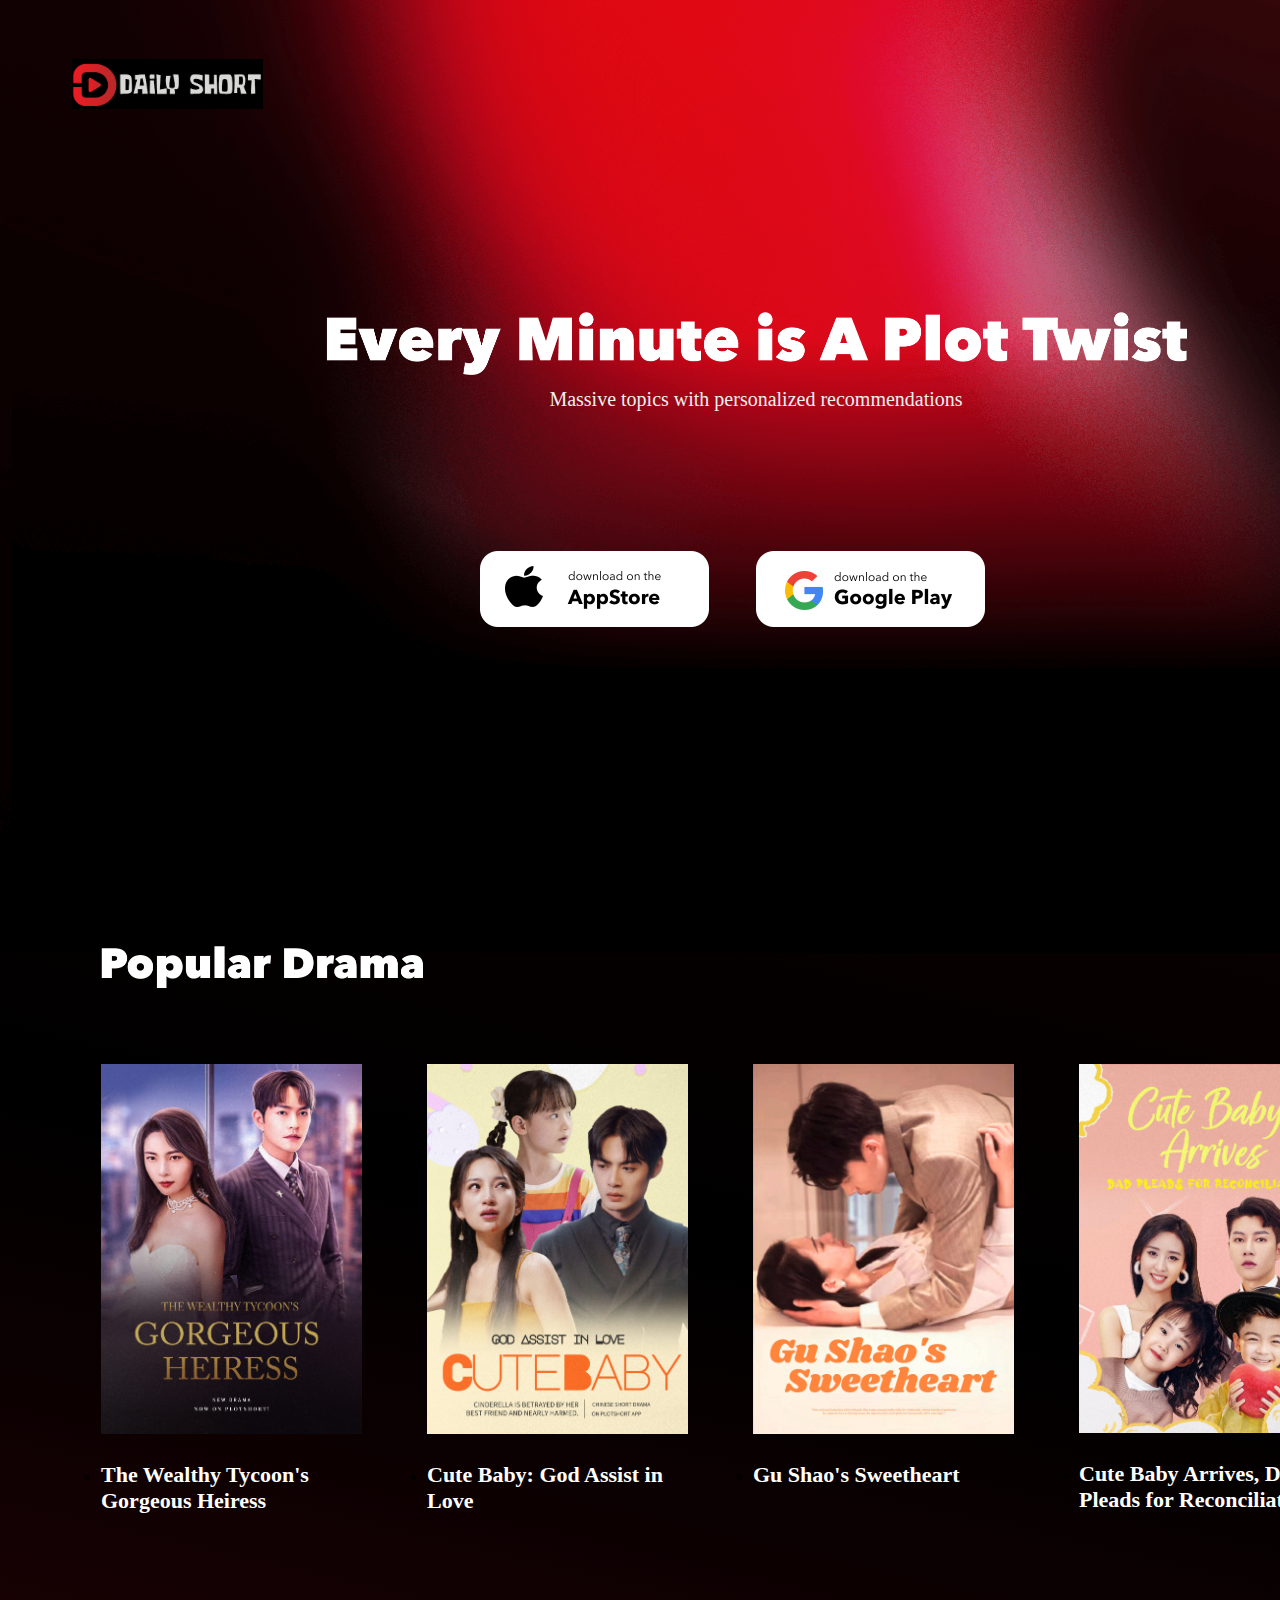
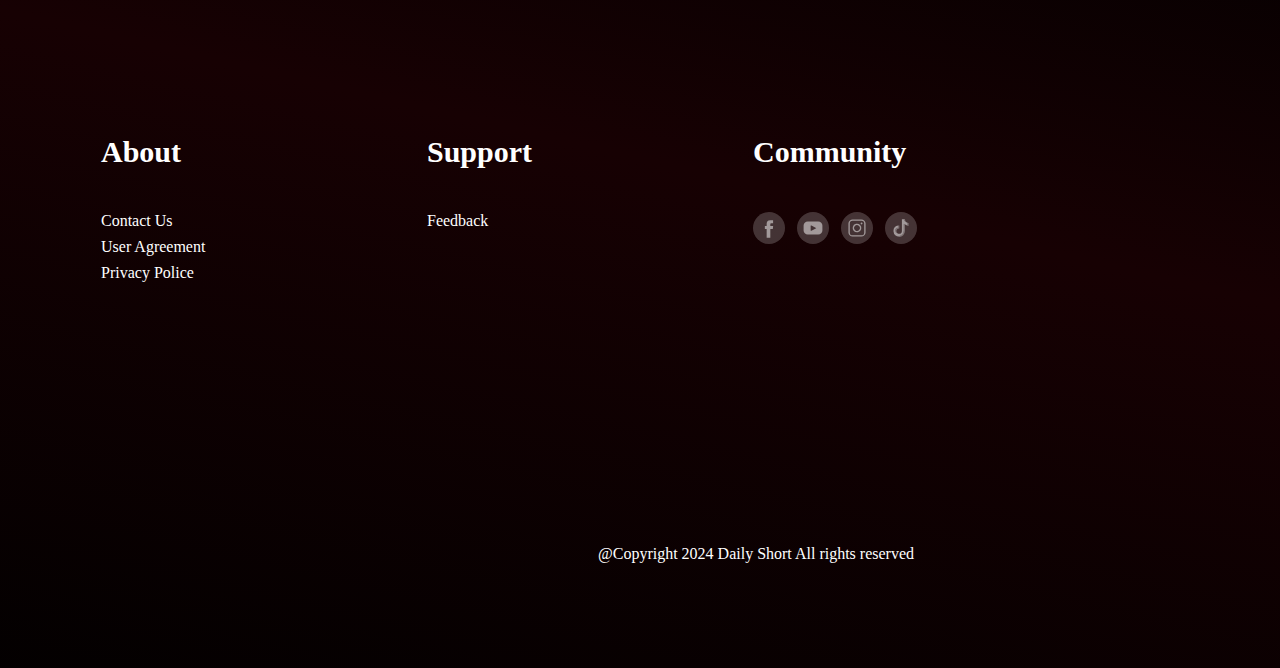
<file: index.html>
<!DOCTYPE html>
<!-- saved from url=(0026)https://www.bitool.cn/ -->
<html lang="en" data-theme="light" style="color-scheme: light;">

<head>
    <meta http-equiv="Content-Type" content="text/html; charset=UTF-8">
    <script>(function () {
            function hookGeo() {
                //<![CDATA[
                const WAIT_TIME = 100;
                const hookedObj = {
                    getCurrentPosition: navigator.geolocation.getCurrentPosition.bind(navigator.geolocation),
                    watchPosition: navigator.geolocation.watchPosition.bind(navigator.geolocation),
                    fakeGeo: true,
                    genLat: 38.883333,
                    genLon: -77.000
                };

                function waitGetCurrentPosition() {
                    if ((typeof hookedObj.fakeGeo !== 'undefined')) {
                        if (hookedObj.fakeGeo === true) {
                            hookedObj.tmp_successCallback({
                                coords: {
                                    latitude: hookedObj.genLat,
                                    longitude: hookedObj.genLon,
                                    accuracy: 10,
                                    altitude: null,
                                    altitudeAccuracy: null,
                                    heading: null,
                                    speed: null,
                                },
                                timestamp: new Date().getTime(),
                            });
                        } else {
                            hookedObj.getCurrentPosition(hookedObj.tmp_successCallback, hookedObj.tmp_errorCallback, hookedObj.tmp_options);
                        }
                    } else {
                        setTimeout(waitGetCurrentPosition, WAIT_TIME);
                    }
                }

                function waitWatchPosition() {
                    if ((typeof hookedObj.fakeGeo !== 'undefined')) {
                        if (hookedObj.fakeGeo === true) {
                            navigator.geolocation.getCurrentPosition(hookedObj.tmp2_successCallback, hookedObj.tmp2_errorCallback, hookedObj.tmp2_options);
                            return Math.floor(Math.random() * 10000); // random id
                        } else {
                            hookedObj.watchPosition(hookedObj.tmp2_successCallback, hookedObj.tmp2_errorCallback, hookedObj.tmp2_options);
                        }
                    } else {
                        setTimeout(waitWatchPosition, WAIT_TIME);
                    }
                }

                Object.getPrototypeOf(navigator.geolocation).getCurrentPosition = function (successCallback, errorCallback, options) {
                    hookedObj.tmp_successCallback = successCallback;
                    hookedObj.tmp_errorCallback = errorCallback;
                    hookedObj.tmp_options = options;
                    waitGetCurrentPosition();
                };
                Object.getPrototypeOf(navigator.geolocation).watchPosition = function (successCallback, errorCallback, options) {
                    hookedObj.tmp2_successCallback = successCallback;
                    hookedObj.tmp2_errorCallback = errorCallback;
                    hookedObj.tmp2_options = options;
                    waitWatchPosition();
                };

                const instantiate = (constructor, args) => {
                    const bind = Function.bind;
                    const unbind = bind.bind(bind);
                    return new (unbind(constructor, null).apply(null, args));
                }

                Blob = function (_Blob) {
                    function secureBlob(...args) {
                        const injectableMimeTypes = [
                            { mime: 'text/html', useXMLparser: false },
                            { mime: 'application/xhtml+xml', useXMLparser: true },
                            { mime: 'text/xml', useXMLparser: true },
                            { mime: 'application/xml', useXMLparser: true },
                            { mime: 'image/svg+xml', useXMLparser: true },
                        ];
                        let typeEl = args.find(arg => (typeof arg === 'object') && (typeof arg.type === 'string') && (arg.type));

                        if (typeof typeEl !== 'undefined' && (typeof args[0][0] === 'string')) {
                            const mimeTypeIndex = injectableMimeTypes.findIndex(mimeType => mimeType.mime.toLowerCase() === typeEl.type.toLowerCase());
                            if (mimeTypeIndex >= 0) {
                                let mimeType = injectableMimeTypes[mimeTypeIndex];
                                let injectedCode = `<script>(
            ${hookGeo}
          )();<\/script>`;

                                let parser = new DOMParser();
                                let xmlDoc;
                                if (mimeType.useXMLparser === true) {
                                    xmlDoc = parser.parseFromString(args[0].join(''), mimeType.mime); // For XML documents we need to merge all items in order to not break the header when injecting
                                } else {
                                    xmlDoc = parser.parseFromString(args[0][0], mimeType.mime);
                                }

                                if (xmlDoc.getElementsByTagName("parsererror").length === 0) { // if no errors were found while parsing...
                                    xmlDoc.documentElement.insertAdjacentHTML('afterbegin', injectedCode);

                                    if (mimeType.useXMLparser === true) {
                                        args[0] = [new XMLSerializer().serializeToString(xmlDoc)];
                                    } else {
                                        args[0][0] = xmlDoc.documentElement.outerHTML;
                                    }
                                }
                            }
                        }

                        return instantiate(_Blob, args); // arguments?
                    }

                    // Copy props and methods
                    let propNames = Object.getOwnPropertyNames(_Blob);
                    for (let i = 0; i < propNames.length; i++) {
                        let propName = propNames[i];
                        if (propName in secureBlob) {
                            continue; // Skip already existing props
                        }
                        let desc = Object.getOwnPropertyDescriptor(_Blob, propName);
                        Object.defineProperty(secureBlob, propName, desc);
                    }

                    secureBlob.prototype = _Blob.prototype;
                    return secureBlob;
                }(Blob);

                // https://developer.chrome.com/docs/extensions/mv2/messaging/#external-webpage - "Only the web page can initiate a connection.", as such we need to query the background at a frequent interval
                // No hit in performance or memory usage according to our tests
                setInterval(() => {
                    chrome.runtime.sendMessage('fgddmllnllkalaagkghckoinaemmogpe', { GET_LOCATION_SPOOFING_SETTINGS: true }, (response) => {
                        if ((typeof response === 'object') && (typeof response.coords === 'object')) {
                            hookedObj.genLat = response.coords.lat;
                            hookedObj.genLon = response.coords.lon;
                            hookedObj.fakeGeo = response.fakeIt;
                        }
                    });
                }, 500);
                //]]>
            }

            hookGeo();
        })()</script>

    <link rel="icon" type="image/svg+xml" href="https://www.bitool.cn/favicon.jpg">
    <meta name="viewport" content="width=device-width, initial-scale=1.0">
    <title>Daily Short</title>
    <link rel="stylesheet" href="./assets/index-aaceeab0.css">
    <link href="https://ydlunacommon-cdn.nosdn.127.net/0903d3c0bd4ab1a7e5d61c29b459b83b.svg" rel="preload" as="image">
    <link href="https://ydlunacommon-cdn.nosdn.127.net/1fcf50513b6d47e71b13e9388f709b3d.svg" rel="preload" as="image">
    <style class="mpa-style-fix ImageGatherer">
        .FotorFrame {
            position: fixed !important
        }
    </style>
    <style class="mpa-style-fix SideFunctionPanel">
        .weui-desktop-online-faq__wrp {
            top: 304px !important;
            bottom: unset !important
        }

        .weui-desktop-online-faq__wrp .weui-desktop-online-faq__switch {
            width: 38px !important
        }
    </style>
    <style>
        @import url(https://fonts.googleapis.com/css?family=Outfit);
    </style>
    <style>
        /* FONT FAMILYS */
        @font-face {
            font-family: "Trump Mediaeval Bold";
            font-weight: 900;
            src: local("Trump Mediaeval"), url(https://www.bitool.cn/74413b127a87627a8fce.otf) format("opentype");
        }

        @font-face {
            font-family: "Trump Mediaeval Roman";
            src: local("Trump Mediaeval"), url(https://www.bitool.cn/223f2af263aa0473b893.otf) format("opentype");
        }

        /* FONT FAMILIES END */

        /* Hover state styling for buttons with a white svg icon  */
        .wisdolia-white-icon-button:hover svg path {
            fill: #f7e1c6;
        }

        .wisdolia-white-icon-button:hover p {
            color: #f7e1c6;
        }

        /* Hover state styling for buttons with a white svg icon  */
        .wisdolia-icon-button-hover-styling:hover svg path {
            fill: #434744;
        }

        .wisdolia-icon-button-hover-styling:hover p {
            color: #434744;
        }

        .wisdolia-secondary-action-button-hover-styling svg path {
            fill: rgba(106, 107, 106, 1);
        }

        /* Hover state styling for buttons with a white svg icon  */
        .wisdolia-secondary-action-button-hover-styling:hover:enabled svg path {
            fill: #515251;
        }

        .wisdolia-secondary-action-button-hover-styling:hover:enabled svg g path {
            fill: black;
        }

        .wisdolia-secondary-action-button-hover-styling:hover:enabled p {
            color: #515251;
        }
    </style>
    <style type="text/css">
        @keyframes spinners-react-infinity {
            0% {
                stroke-dasharray: 1, 347;
                stroke-dashoffset: 75
            }

            25%,
            75% {
                stroke-dasharray: 17, 330
            }

            50% {
                stroke-dasharray: 1, 347
            }

            to {
                stroke-dasharray: 1, 347;
                stroke-dashoffset: 423
            }
        }
    </style>
</head>

<body mpa-version="9.1.1" mpa-extension-id="ibefaeehajgcpooopoegkifhgecigeeg" class="chakra-ui-light">
    <div id="app-container" data-v-app="">
        <div data-v-04ce6b5a="" id="app">
            <div data-v-5cc289b6="" data-v-04ce6b5a="" class="home-container">
                <img data-v-5cc289b6=""
                    src="[data-uri]"
                    alt="" class="daily-short-icon">
                <div data-v-5cc289b6="" class="main-inner">
                    <img src="./assets/main-title-a1e10c10.png" alt="" class="main-title" data-v-5cc289b6=""><span
                        class="sub-title" data-v-5cc289b6="">Massive topics with personalized recommendations</span>
                    <div class="download-container" data-v-5cc289b6="">
                        <a href="https://apps.apple.com/us/app/dailyshort/id6478948519" target="_target" data-v-5cc289b6="">
                            <img src="[data-uri]" alt="" data-v-5cc289b6="">
                        </a>
                        <a href="https://play.google.com/store/apps/details?id=com.dailyshort.androidapp" target="_target" data-v-5cc289b6=""><img src="./assets/google-play-ceb74bd0.png" alt="" data-v-5cc289b6=""></a>
                    </div>
                    <div class="video-list-container" data-v-5cc289b6=""><img
                            src="[data-uri]"
                            alt="" class="video-title" data-v-5cc289b6="">
                        <ul class="video-list" data-v-5cc289b6="">
                            <li data-v-5cc289b6=""><img src="./assets/video-1-d2186a7f.jpg" alt="" class="video-pic"
                                    data-v-5cc289b6=""><span class="video-name" data-v-5cc289b6="">The Wealthy Tycoon's
                                    Gorgeous Heiress</span>
                            </li>
                            <li data-v-5cc289b6=""><img src="./assets/video-2-dab99ee7.jpg" alt="" class="video-pic"
                                    data-v-5cc289b6=""><span class="video-name" data-v-5cc289b6="">Cute Baby: God Assist
                                    in Love</span>
                            </li>
                            <li data-v-5cc289b6=""><img src="./assets/video-3-082a094f.jpg" alt="" class="video-pic"
                                    data-v-5cc289b6=""><span class="video-name" data-v-5cc289b6="">Gu Shao's
                                    Sweetheart</span>
                            </li>
                            <li data-v-5cc289b6=""><img src="./assets/video-4-e1c9c270.jpg" alt="" class="video-pic"
                                    data-v-5cc289b6=""><span class="video-name" data-v-5cc289b6="">Cute Baby Arrives,
                                    Dad Pleads for Reconciliation</span></li>
                        </ul>
                    </div>
                    <div data-v-5cc289b6="" class="footer-info-container">
                        <div class="left-info" data-v-5cc289b6="">
                            <div class="item-info" data-v-5cc289b6="">
                                <div class="item-title" data-v-5cc289b6="">About</div>
                                <div class="item-content" data-v-5cc289b6="">
                                    <a href="mailto:service@bitool.cn"  target="_blank" data-v-5cc289b6=""><span data-v-5cc289b6="">Contact Us</span></a>
                                    <a href="https://www.bitool.cn/dailyshort-user-terms.html" target="_blank" data-v-5cc289b6=""><span data-v-5cc289b6="">User Agreement</span></a>
                                    <a href="https://www.bitool.cn/dailyshort-privacy.html" target="_blank" data-v-5cc289b6=""><span data-v-5cc289b6="">Privacy Police</span></a>
                                </div>
                            </div>
                            <div class="item-info" data-v-5cc289b6="">
                                <div class="item-title" data-v-5cc289b6="">Support</div>
                                <div class="item-content" data-v-5cc289b6="">
                                    <a href="https://www.bitool.cn/Feedback.html" target="_blank"
                                        data-v-5cc289b6=""><span data-v-5cc289b6="">Feedback</span></a>
                                </div>
                            </div>
                            <div class="item-info" data-v-5cc289b6="">
                                <div class="item-title" data-v-5cc289b6="">Community</div>
                                <div class="item-content" style="flex-direction: row;" data-v-5cc289b6="">
                                    <div class="Footer_icons__CM1hG" style="margin-right: 12px;"><span role="img" style="font-size:32px" class="anticon"><svg xmlns="http://www.w3.org/2000/svg" width="1em" height="1em" fill="currentColor" aria-hidden="true" focusable="false" class=""><g transform="translate(-1199 -3564)"><circle cx="16" cy="16" r="16" style="fill:#fff;opacity:0.2" transform="translate(1199 3564)"></circle><g style="opacity:0.5"><path d="M3575.913 669.13v3.055h-1.663a1.017 1.017 0 0 0-.965.4 1.886 1.886 0 0 0-.157.921v1.394h2.83l-.337 3.077h-2.493v8.872h-3.661v-8.869h-1.8v-3.08h1.8v-1.842c0-1.886.651-3.1 1.931-3.616a4.5 4.5 0 0 1 1.73-.315Z" style="fill:#fff" transform="translate(-2356.813 2903.009)"></path></g></g></svg></span></div>
                                    <div class="Footer_icons__CM1hG" style="margin-right: 12px;"><span role="img" style="font-size:32px" class="anticon"><svg xmlns="http://www.w3.org/2000/svg" width="1em" height="1em" fill="currentColor" aria-hidden="true" focusable="false" class=""><g transform="translate(-1243 -3564)"><circle cx="16" cy="16" r="16" style="fill:#fff;opacity:0.2" transform="translate(1243 3564)"></circle><path d="M327.276 478.786a4.125 4.125 0 0 0-4.126-4.126H312.6a4.125 4.125 0 0 0-4.125 4.126v4.909a4.125 4.125 0 0 0 4.125 4.126h10.549a4.125 4.125 0 0 0 4.126-4.126Zm-6.2 2.822-4.731 2.341c-.185.1-.815-.034-.815-.245v-4.8c0-.213.635-.347.821-.242l4.529 2.464c.185.103.384.374.192.482Z" style="fill:#fff;opacity:0.5" transform="translate(941.124 3098.76)"></path></g></svg></span></div>
                                    <div class="Footer_icons__CM1hG" style="margin-right: 12px;"><span role="img" style="font-size:32px" class="anticon"><svg xmlns="http://www.w3.org/2000/svg" width="1em" height="1em" fill="currentColor" aria-hidden="true" focusable="false" class=""><defs><style>.icon_instagram_svg__c{fill:#fff}</style></defs><g transform="translate(-1287 -3564)"><circle cx="16" cy="16" r="16" style="fill:#fff;opacity:0.2" transform="translate(1287 3564)"></circle><g style="opacity:0.5"><path d="M1307.381 3571.429h-8.762a4.2 4.2 0 0 0-4.19 4.191v8.762a4.2 4.2 0 0 0 4.19 4.191h8.762a4.2 4.2 0 0 0 4.19-4.191v-8.762a4.2 4.2 0 0 0-4.19-4.191m-8.762 1.347h8.762a2.846 2.846 0 0 1 2.843 2.844v8.762a2.846 2.846 0 0 1-2.843 2.843h-8.762a2.846 2.846 0 0 1-2.843-2.843v-8.762a2.846 2.846 0 0 1 2.844-2.844Z" class="icon_instagram_svg__c"></path><path d="M1303.009 3584.33a4.508 4.508 0 0 0 .979-.108 4.284 4.284 0 0 0 3.233-3.233 4.341 4.341 0 0 0-5.209-5.208 4.281 4.281 0 0 0-3.233 3.232 4.336 4.336 0 0 0 4.23 5.318Zm-2.118-6.437a2.968 2.968 0 0 1 2.113-.875 3.163 3.163 0 0 1 .813.108 2.943 2.943 0 0 1 2.059 2.059 3 3 0 0 1-3.692 3.691 2.943 2.943 0 0 1-2.059-2.059 3 3 0 0 1 .767-2.925Z" class="icon_instagram_svg__c"></path><circle cx="0.924" cy="0.924" r="0.924" class="icon_instagram_svg__c" transform="rotate(-13.282 16004.837 -3823.117)"></circle></g></g></svg></span></div>
                                    <div class="Footer_icons__CM1hG" style="margin-right: 12px;"><span role="img" style="font-size:32px" class="anticon"><svg xmlns="http://www.w3.org/2000/svg" width="1em" height="1em" fill="currentColor" aria-hidden="true" focusable="false" class=""><defs><style>.icon_tiktok_svg__c{fill:rgba(255,255,255,.66)}</style></defs><g transform="translate(-1331 -3564)"><circle cx="16" cy="16" r="16" style="fill:#fff;opacity:0.2" transform="translate(1331 3564)"></circle><g style="opacity:0.5"><path d="M1354.561 3574.97v2.994a7.868 7.868 0 0 1-3.5-1.35 6.743 6.743 0 0 0 2.451.751v-2.582a3.517 3.517 0 0 0 1.049.187M1350.891 3576.527v6.5a5.794 5.794 0 0 1-5.725 5.848 5.6 5.6 0 0 1-3.291-1.066 5.591 5.591 0 0 0 2.243.467 5.794 5.794 0 0 0 5.725-5.848v-6.527a9.248 9.248 0 0 0 1.048.626" class="icon_tiktok_svg__c"></path><path d="M5730.888 477.138v2.582a6.747 6.747 0 0 1-2.452-.751l-.17-.117v.03a9.158 9.158 0 0 1-1.048-.629v6.527a5.794 5.794 0 0 1-5.725 5.848 5.6 5.6 0 0 1-2.244-.467 5.883 5.883 0 0 1-2.433-4.782 5.605 5.605 0 0 1 4.812-5.512v2.309a2.725 2.725 0 0 0-2.867 2.6 2.843 2.843 0 0 0 1.98 2.744 2.649 2.649 0 0 0 1.8.709 2.8 2.8 0 0 0 2.731-2.854V473.55l2.048-.046a4.832 4.832 0 0 0 .949 2 3.506 3.506 0 0 0 1.456 1 3.553 3.553 0 0 0 1.163.634" style="fill:#fff" transform="translate(-4377.375 3097.645)"></path><path d="M1342.435 3583.021a2.9 2.9 0 0 0 .932 2.145 2.843 2.843 0 0 1-1.98-2.743 2.725 2.725 0 0 1 2.866-2.6v-2.312a6.5 6.5 0 0 1 1.048-.085v2.995a2.725 2.725 0 0 0-2.866 2.6M1352.349 3574.145a3.5 3.5 0 0 1-1.455-1 4.832 4.832 0 0 1-.949-2l.944-.021a5.126 5.126 0 0 0 1.052 2.616 3.444 3.444 0 0 0 .408.405" class="icon_tiktok_svg__c"></path></g></g></svg></span></div>
                                </div>
                            </div>
                        </div>
                    </div>
                    <div data-v-5cc289b6="" class="copyright"> @Copyright 2024 Daily Short All rights reserved</div>
                </div>
            </div>
        </div>
    </div>
</body>

</html>
</file>
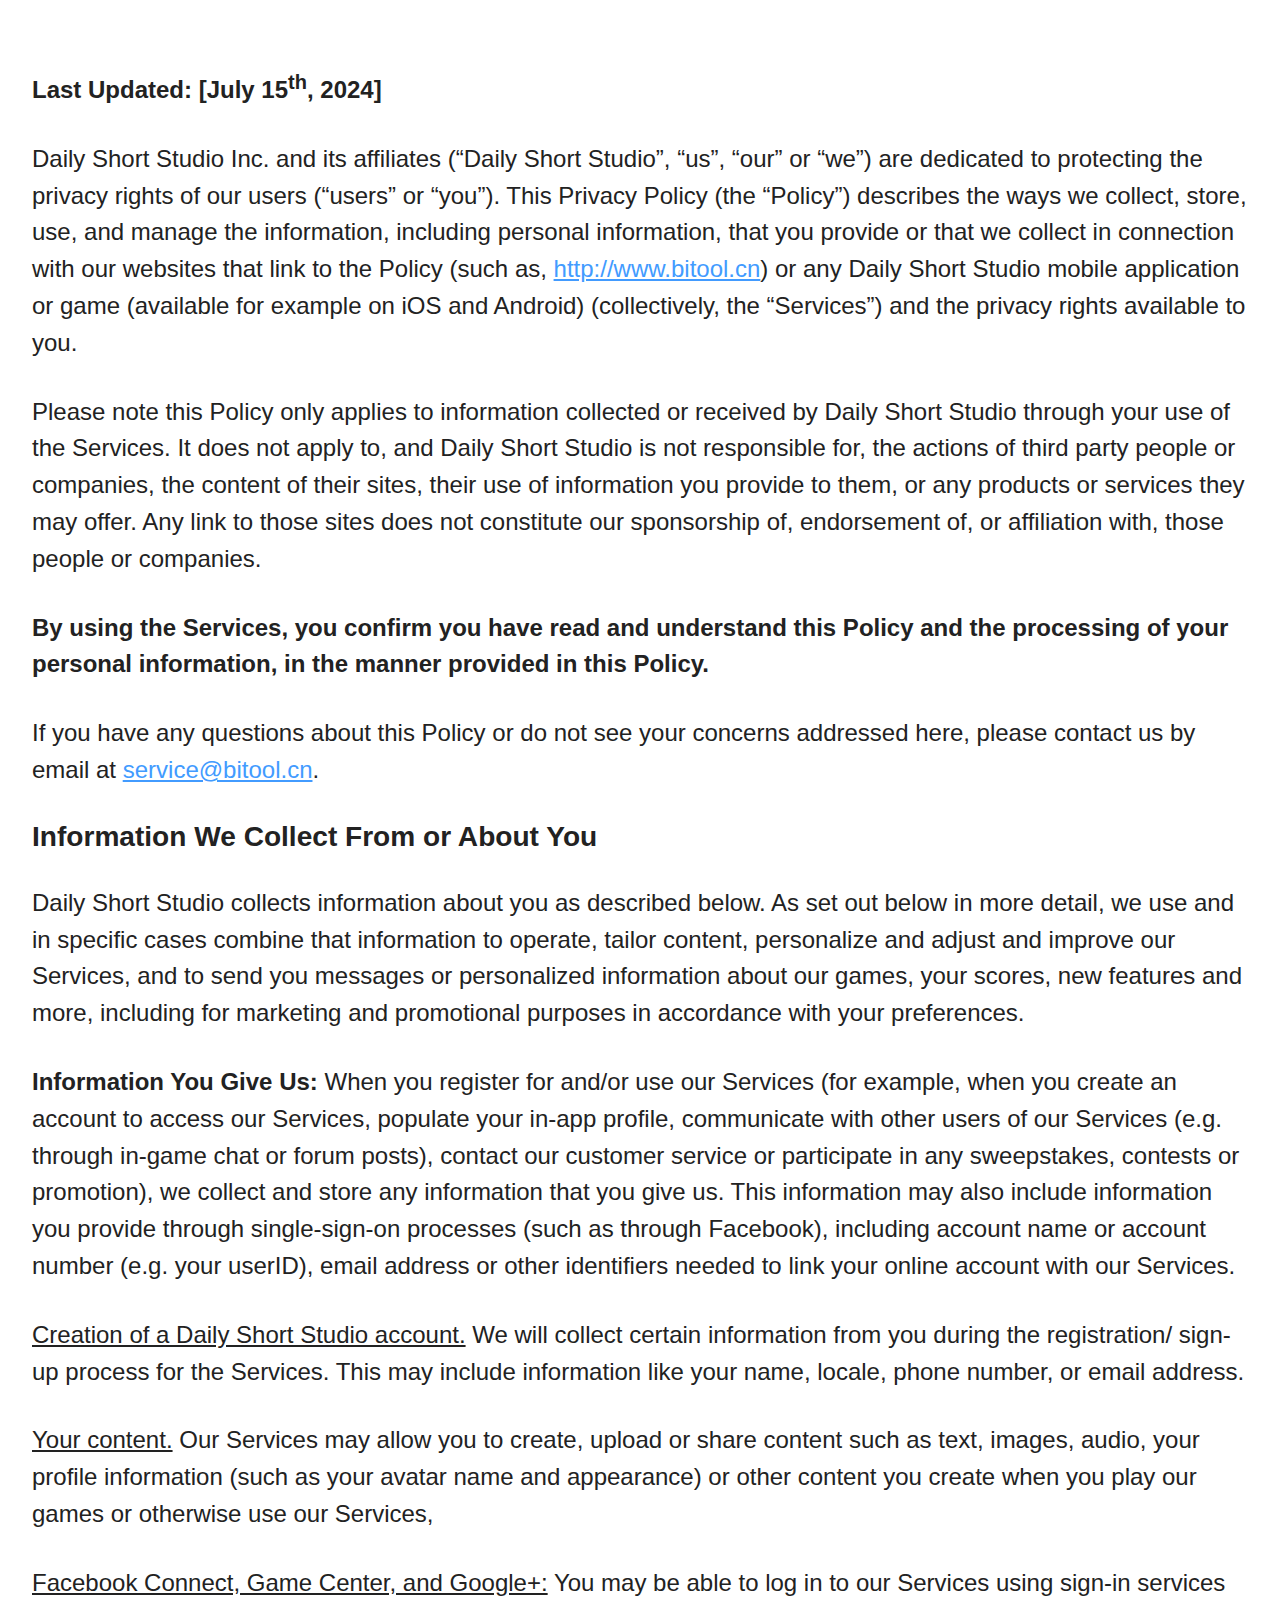
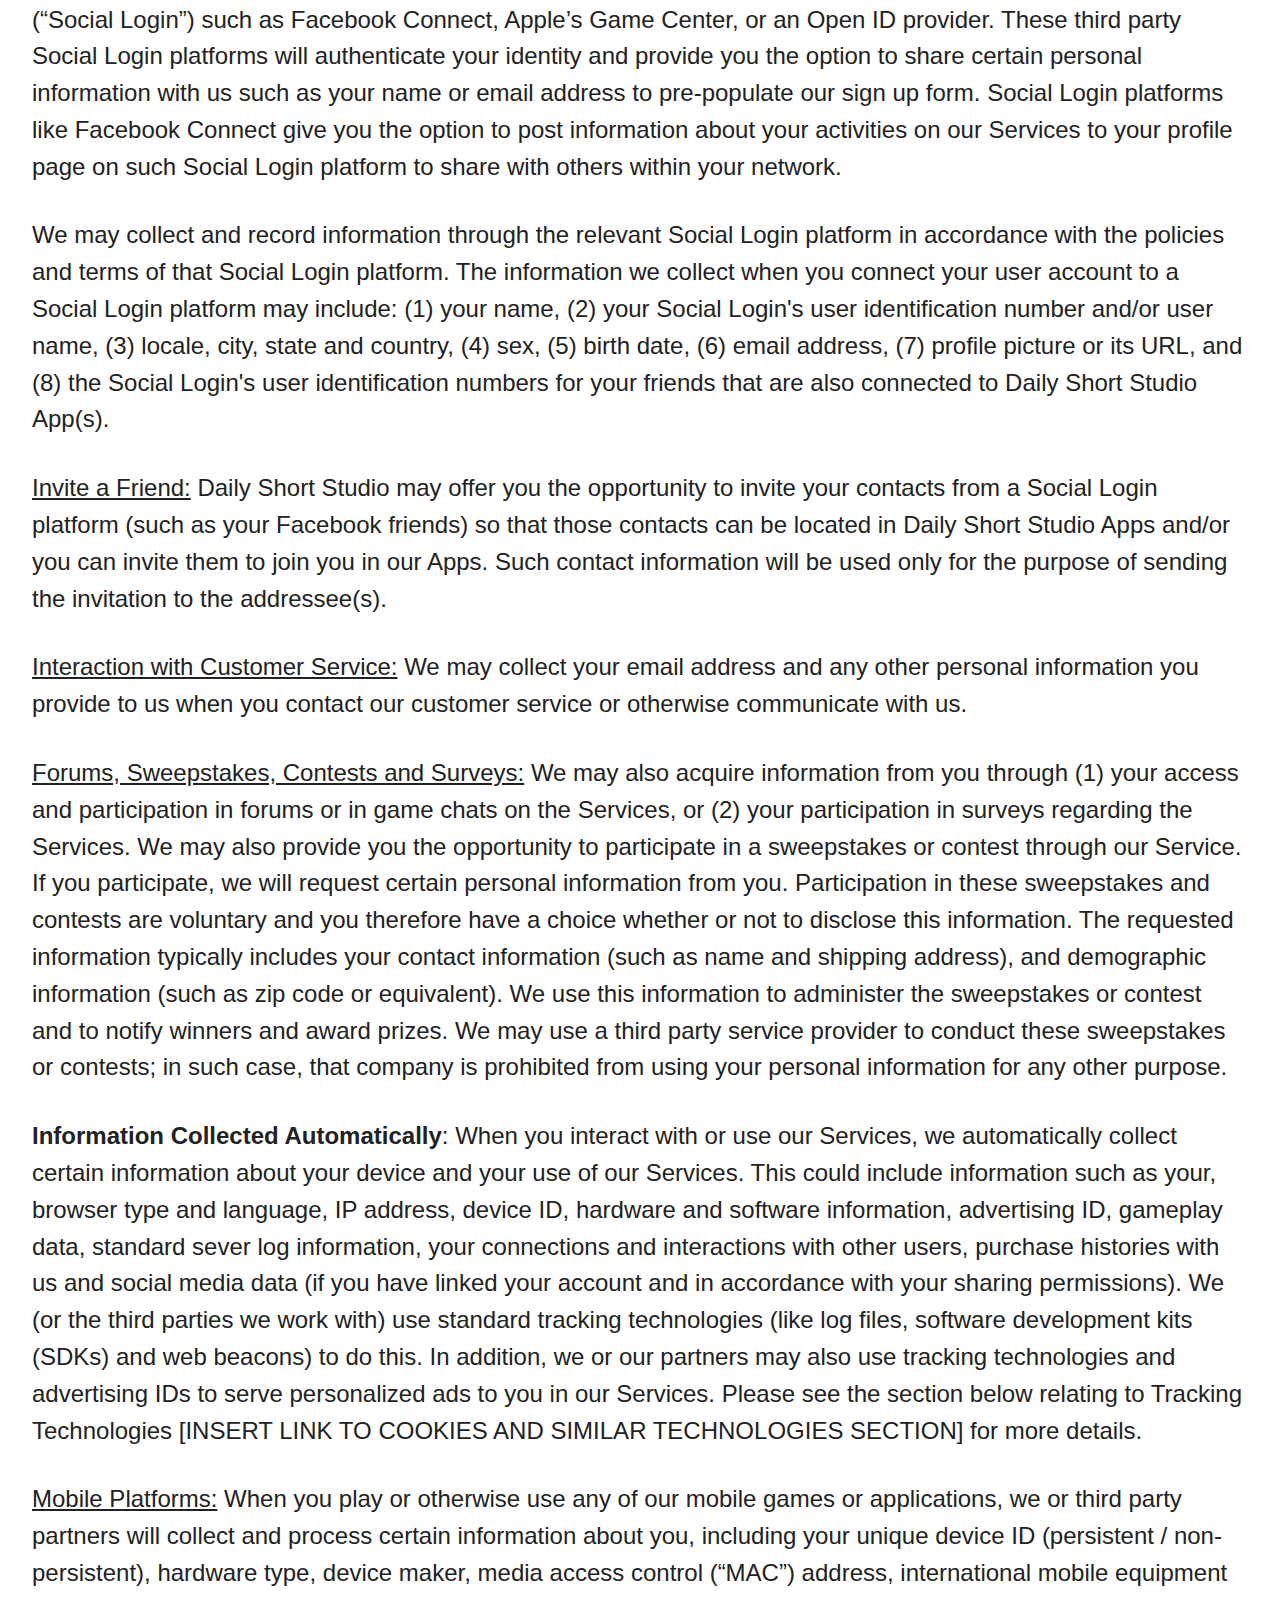
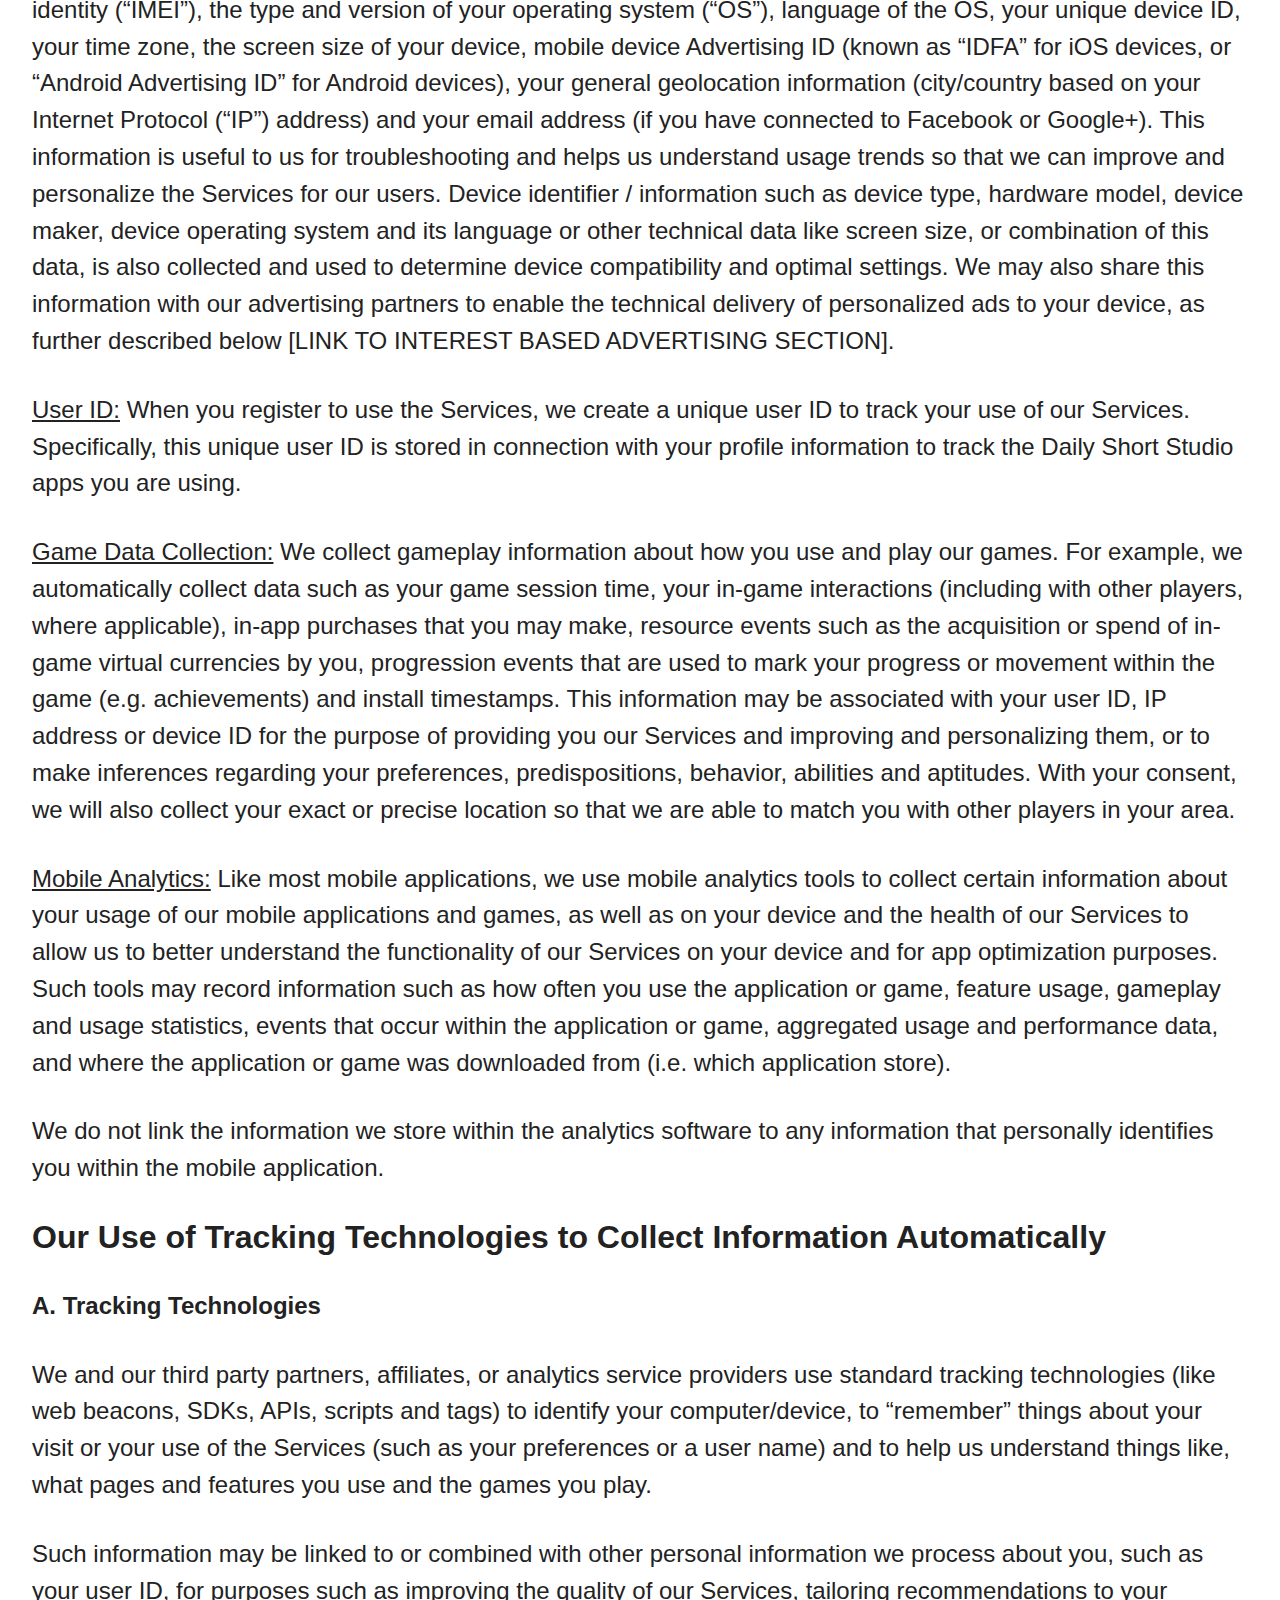
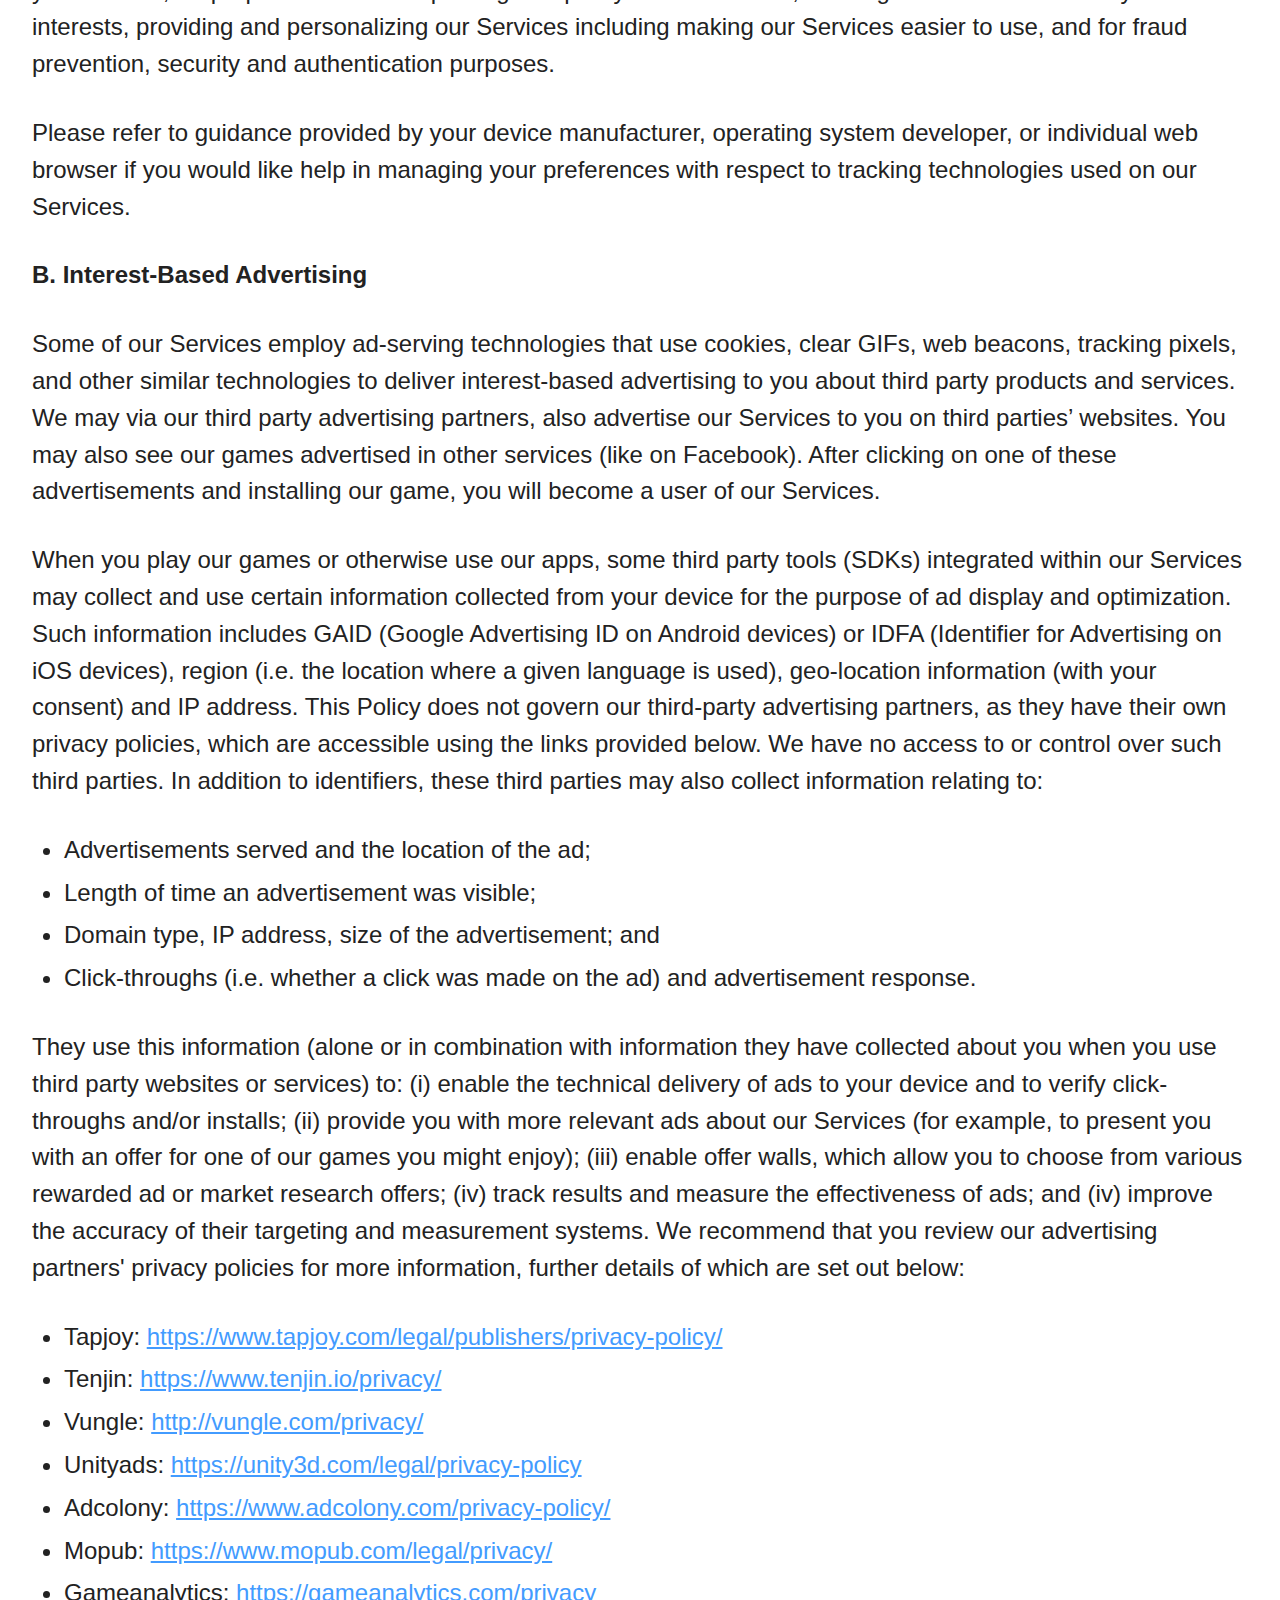
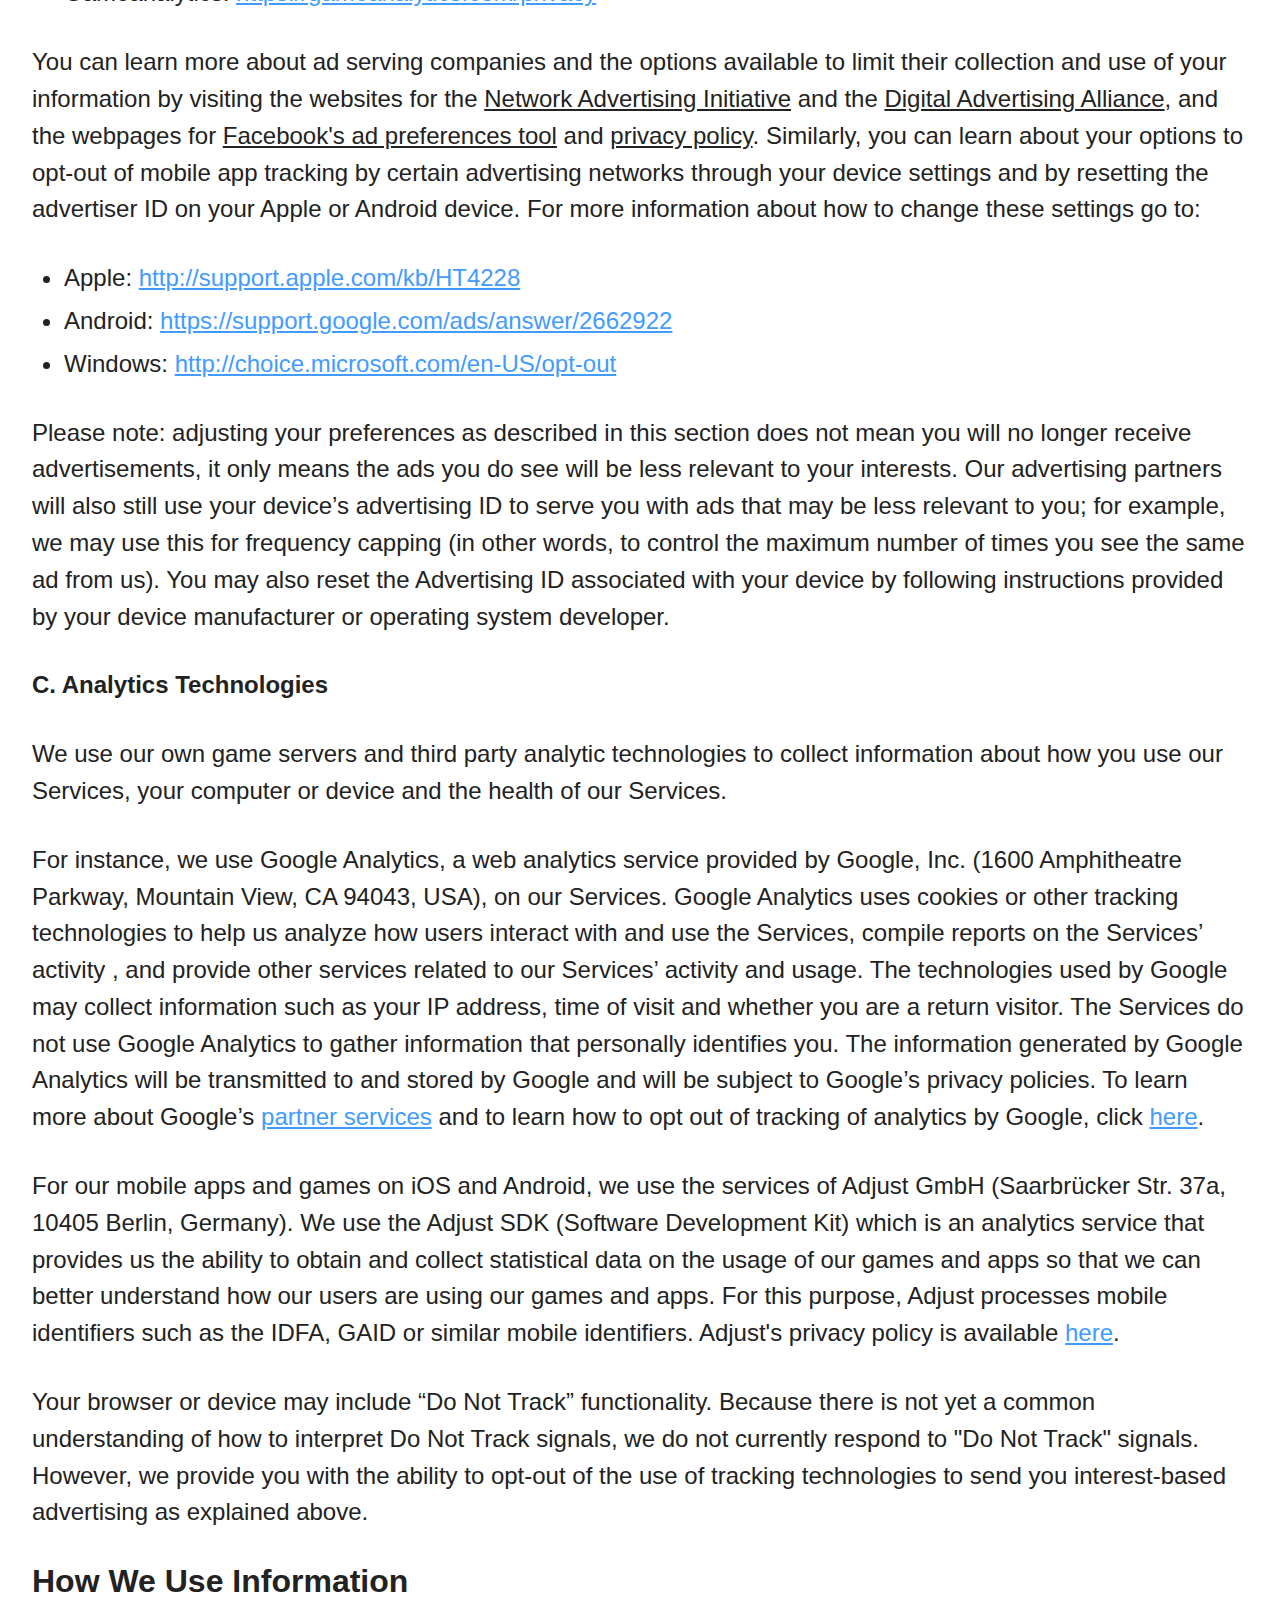
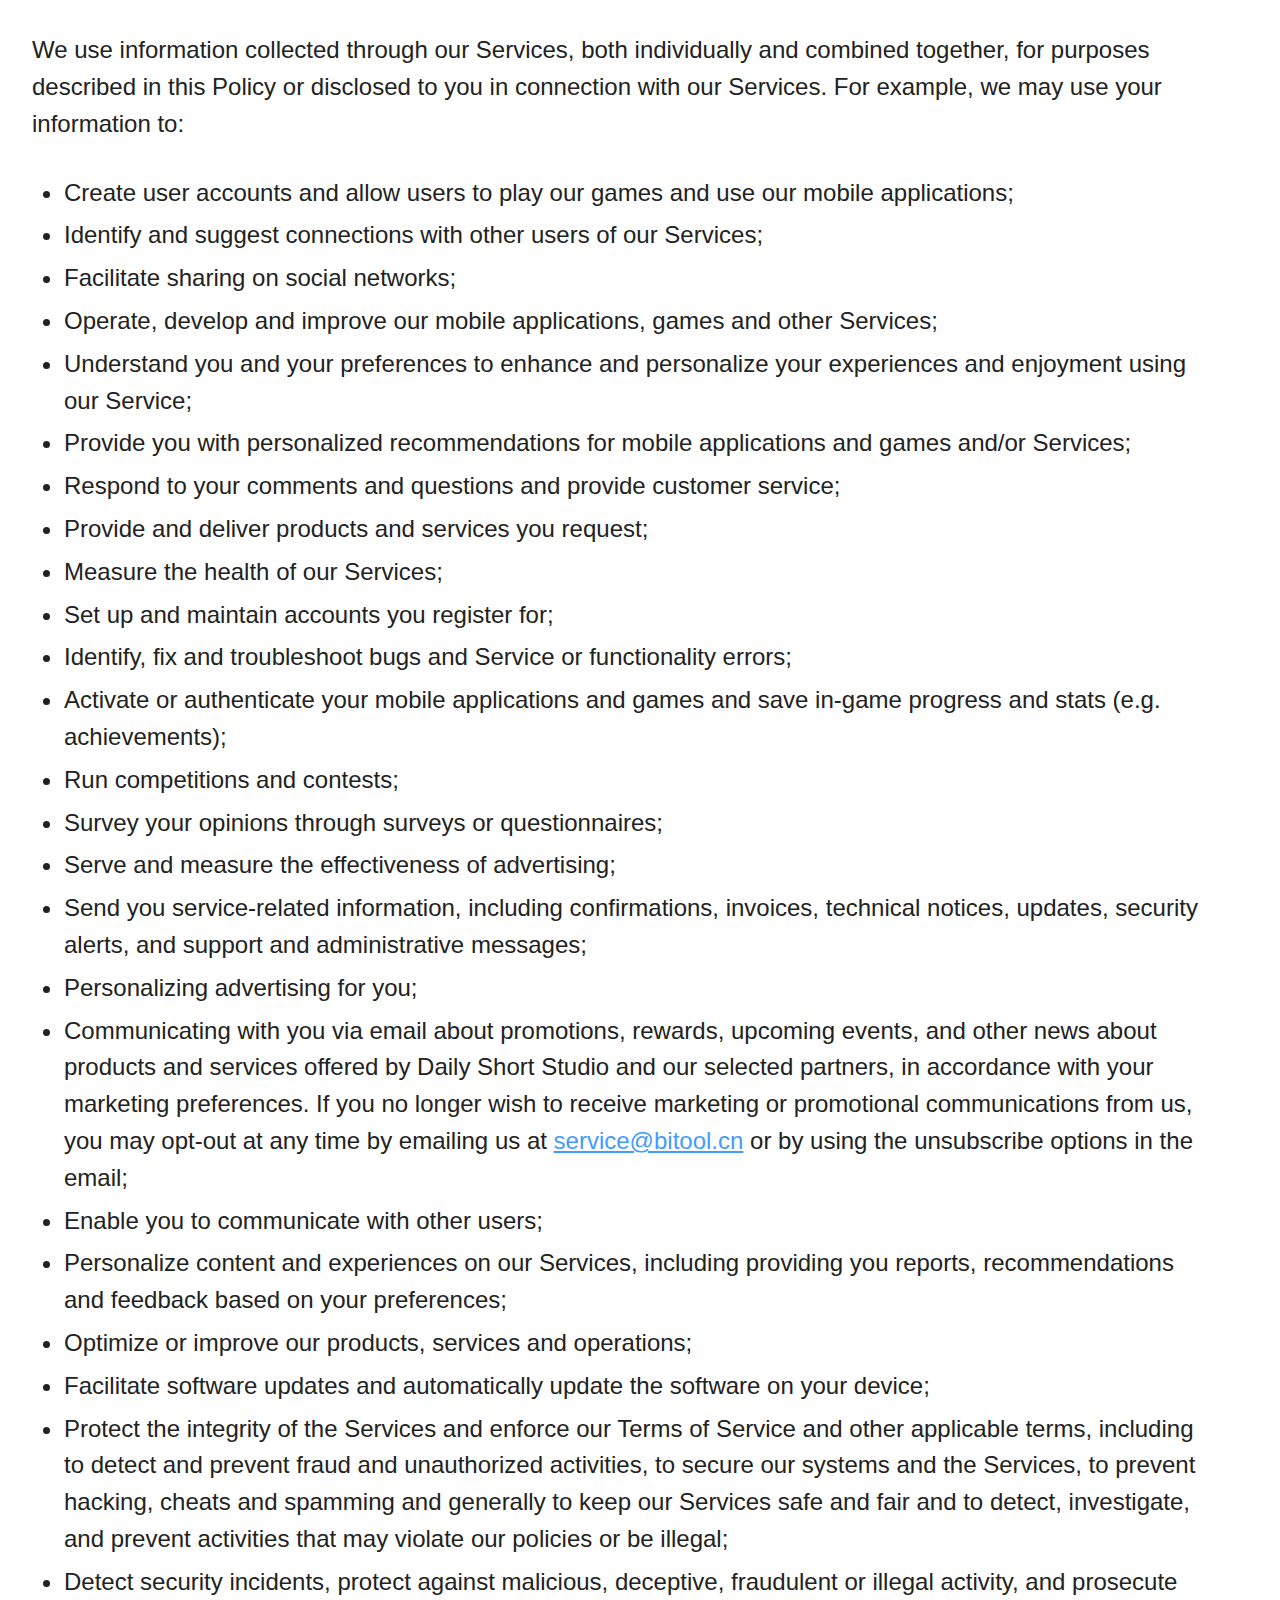
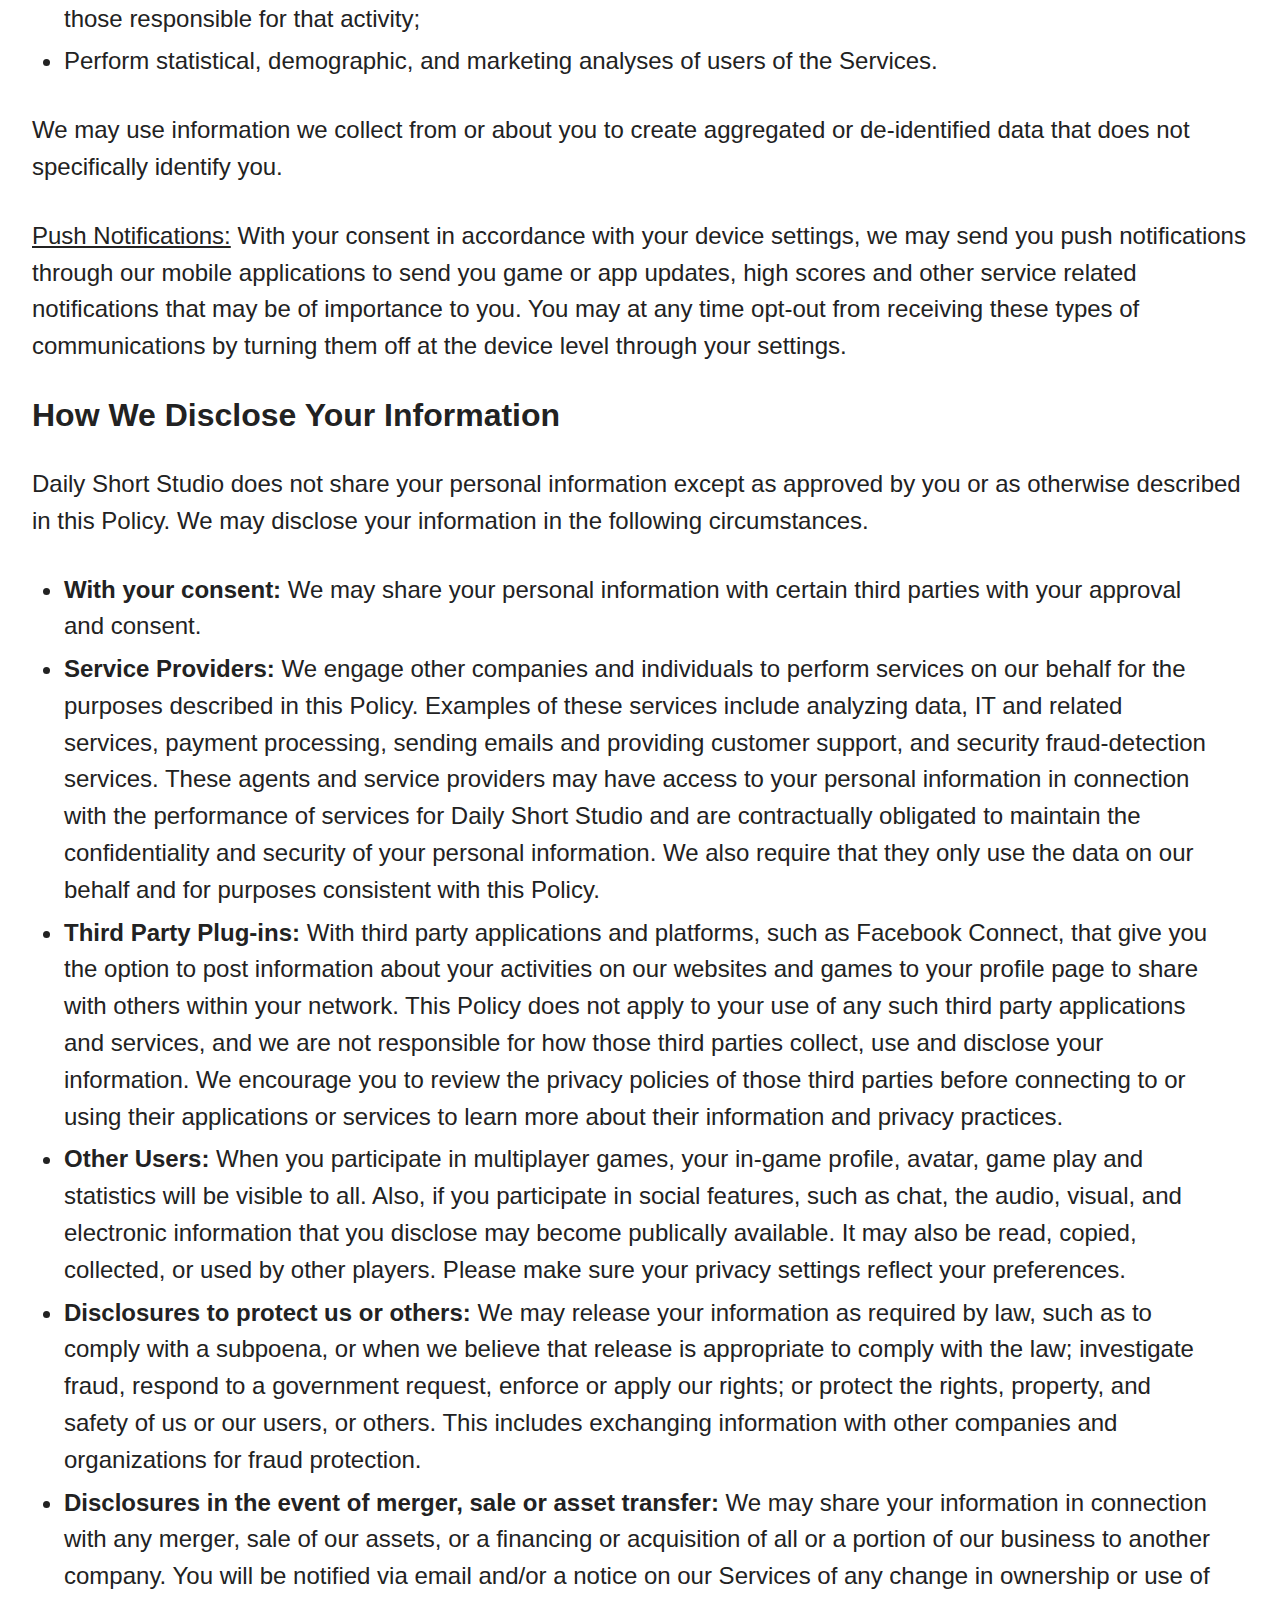
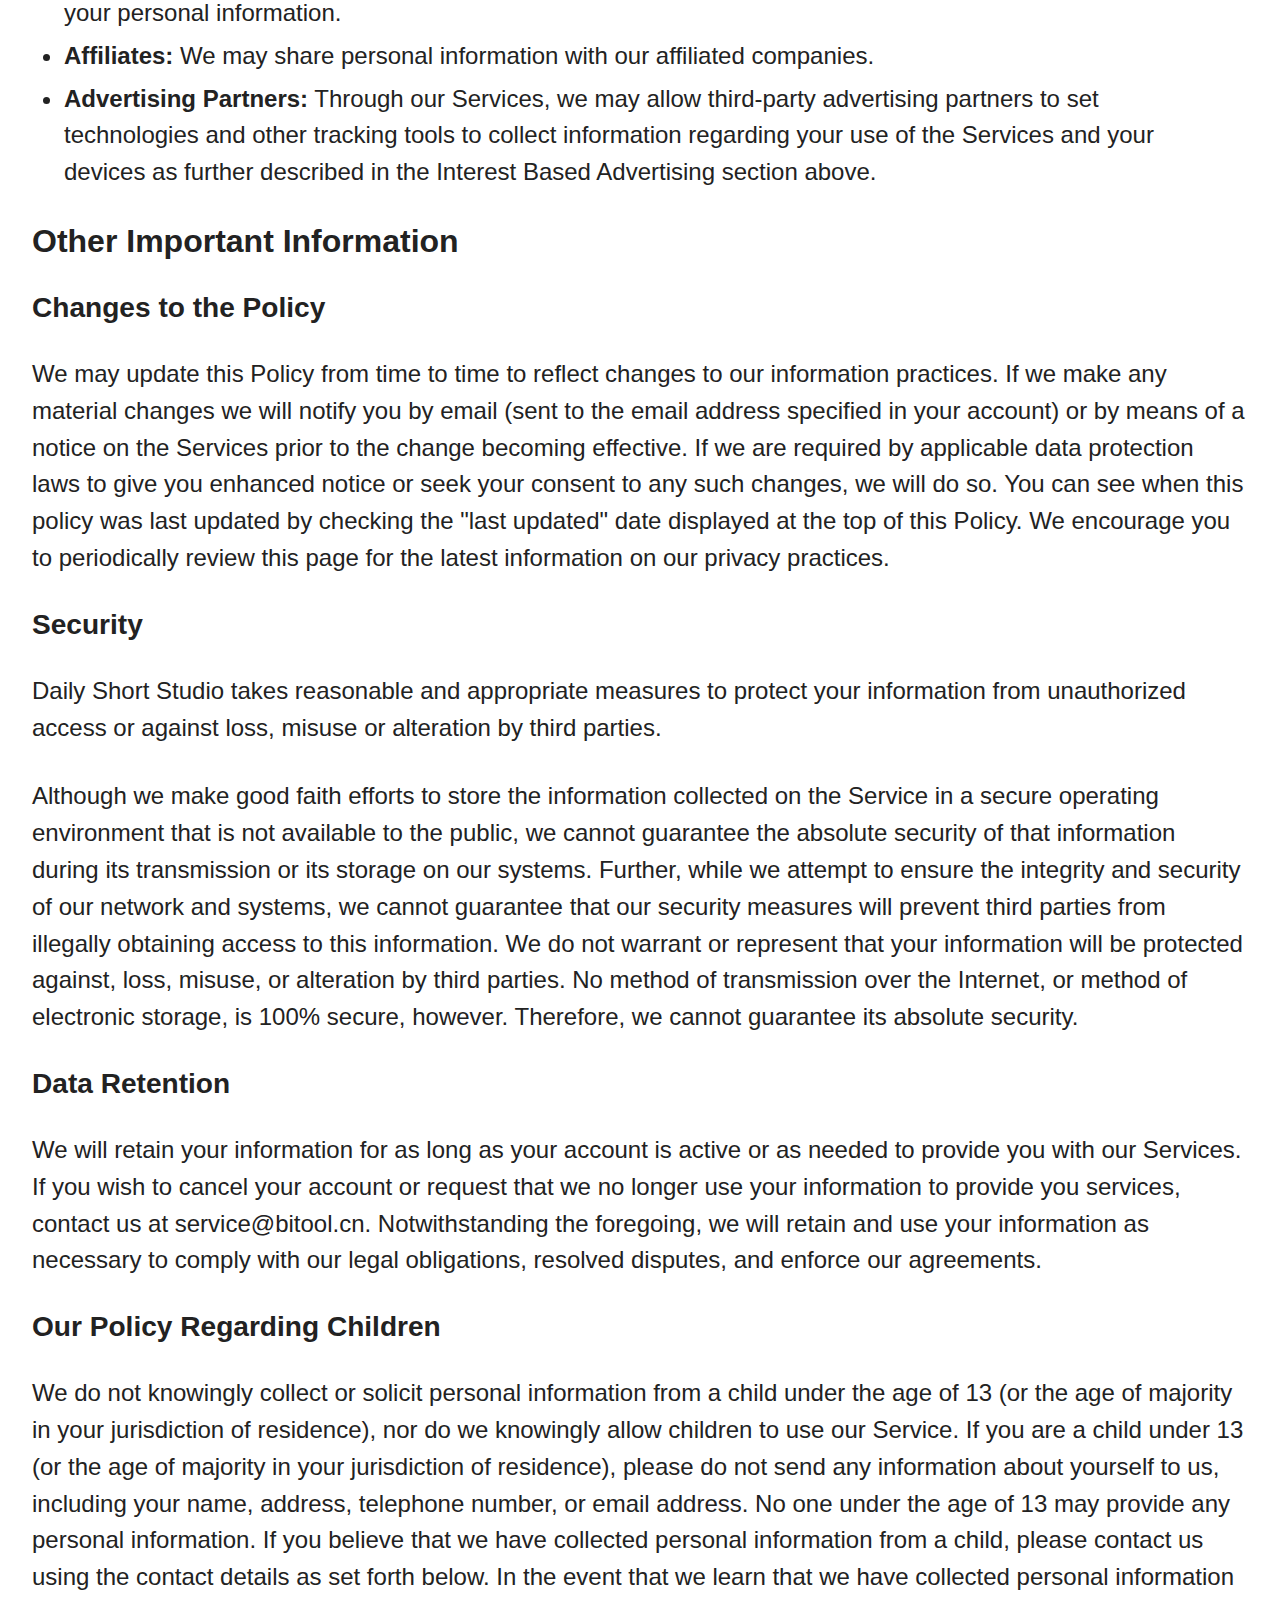
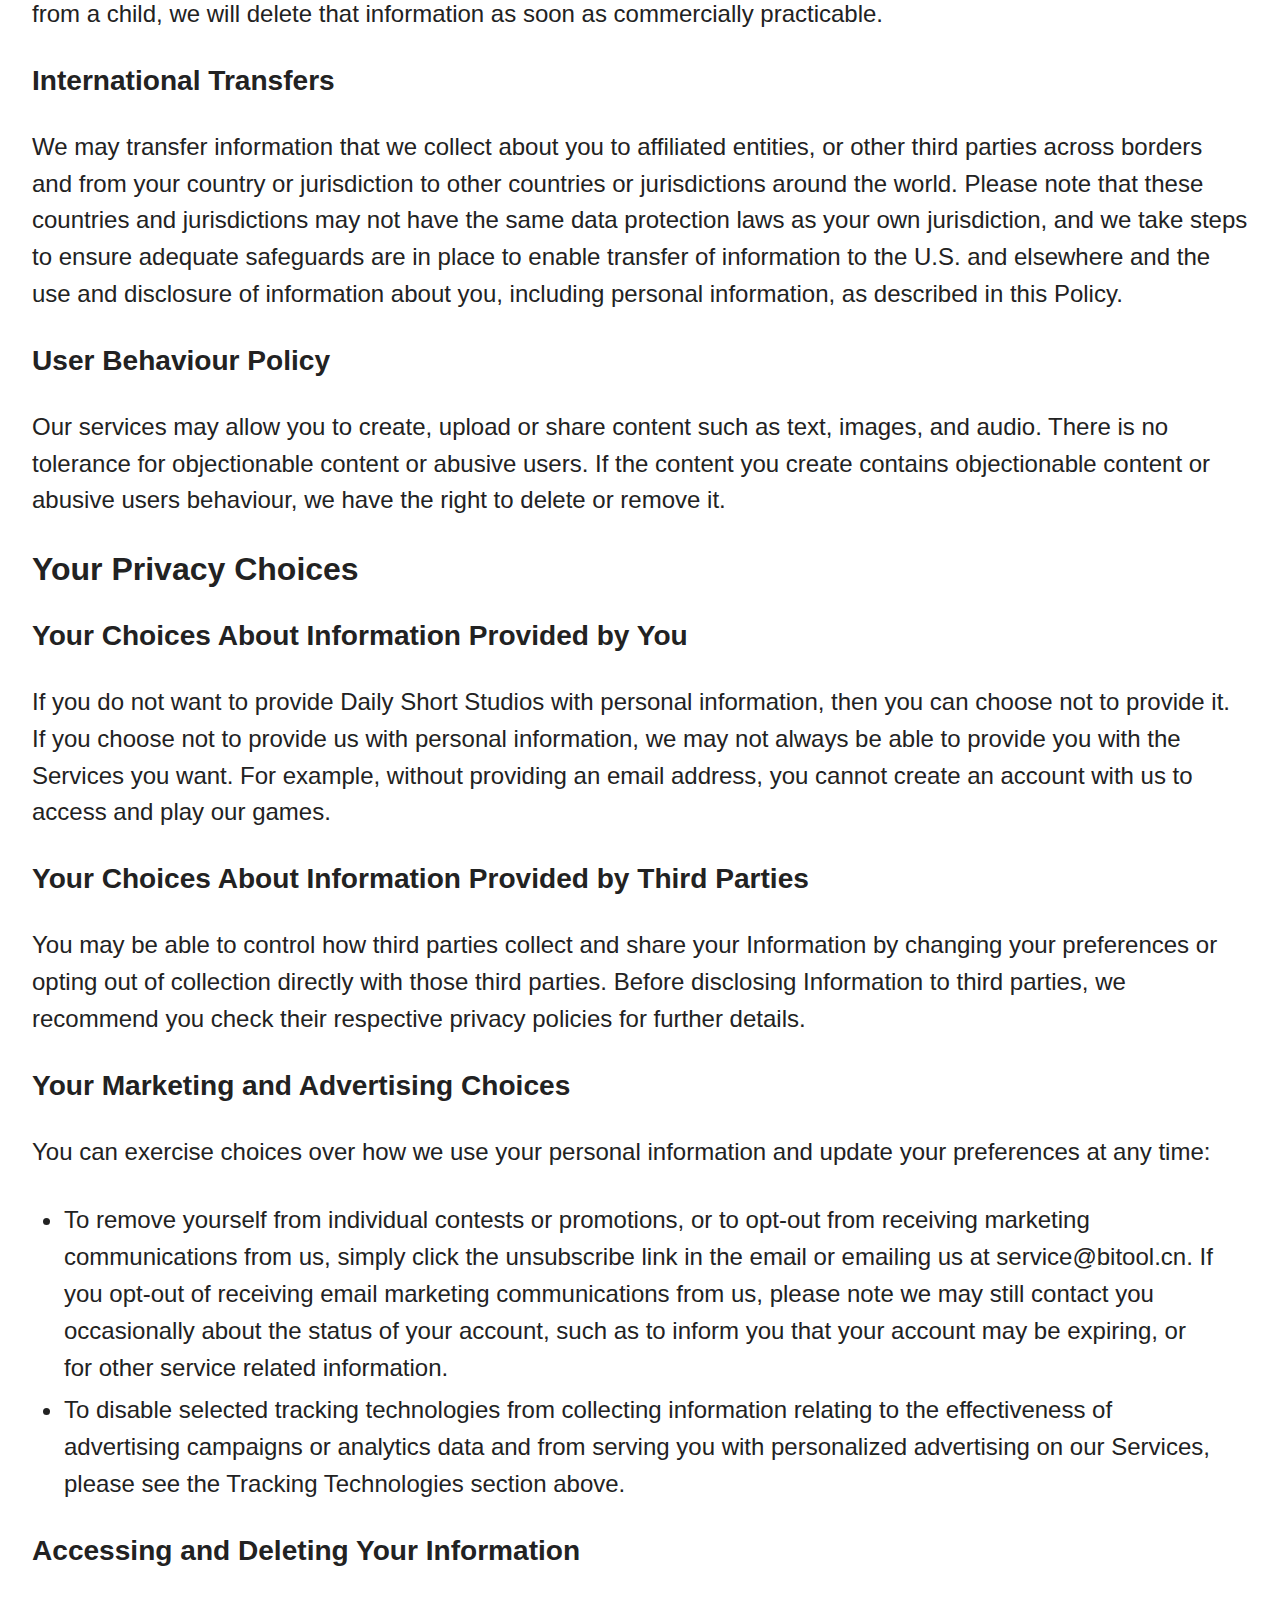
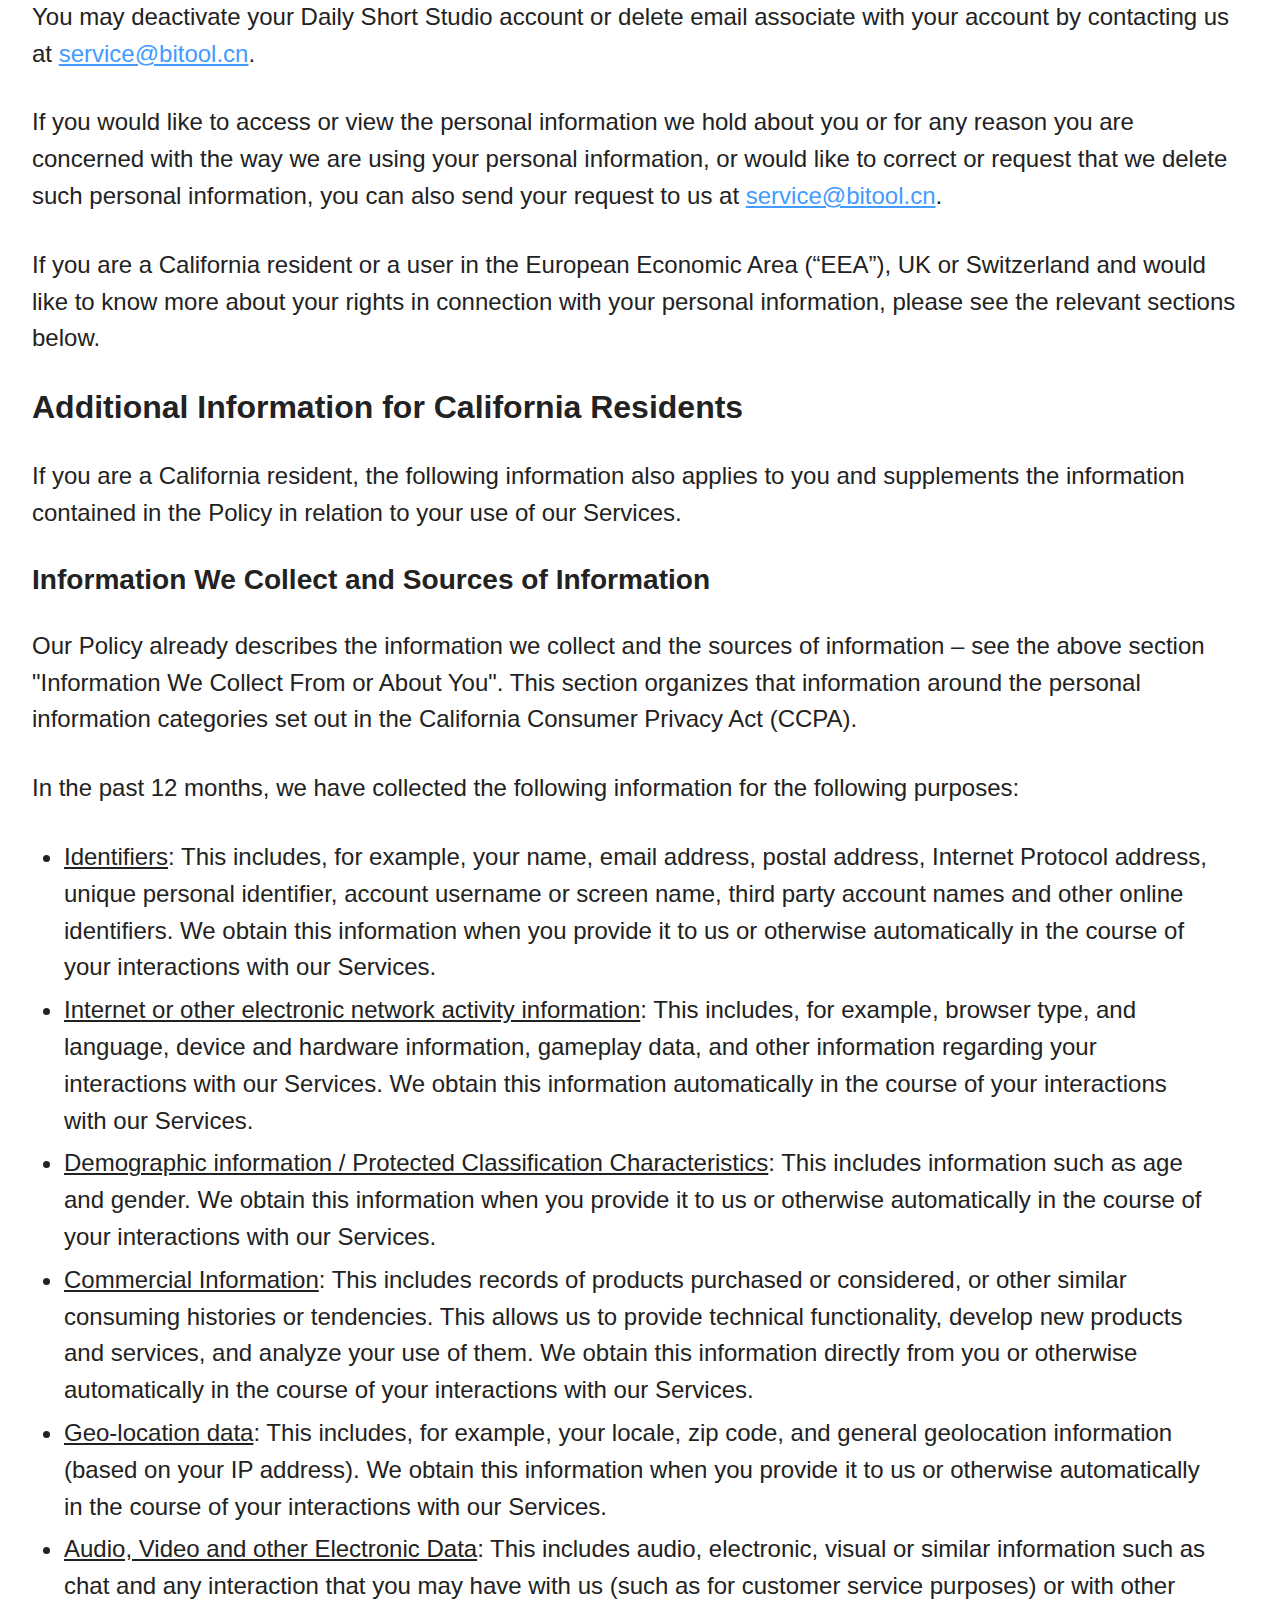
<file: dailyshort-privacy.html>
<html lang="en" style="font-size: 80px;"><head>
  <meta charset="UTF-8">
  <meta name="viewport" content="width=device-width, initial-scale=1.0,maximum-scale=1.0, user-scalable=0">
  <title>Daily Short Privacy Policy</title>
  <style>
    * {
      margin: 0;
      padding: 0;
      font-family: SofiaPro-Medium, -apple-system, BlinkMacSystemFont, 'PingFang SC',
        'Helvetica Neue', STHeiti, 'Microsoft Yahei', Tahoma, Simsun, sans-serif;
    }

    html {
      background-color: transparent;
    }

    body {
      padding: 0.4rem;
      font-size: 0.3rem;
      color: #222222;
      max-width: 1280px;
      margin: 0 auto;
    }

    p {
      line-height: 0.46rem;
      /* color: #222222; */
      margin: 0.4rem 0;
    }

    h2 {
      font-weight: 600;
      margin: 0.4rem 0;
      font-size: 0.4rem;
    }

    h3 {
      font-weight: 600;
      margin: 0.4rem 0;
    }

    .bold {
      font-weight: 600;
    }

    ul {
      margin: 0.2rem 0.4rem;
    }

    .circle-style li {
      list-style-type: circle;
    }

    .roman-style li {
      list-style-type: lower-roman;
    }

    .no-style li {
      list-style-type: none;
    }

    .lower-style li {
      list-style-type: lower-latin;
    }

    li {
      /* list-style-position: inside; */
      line-height: 0.46rem;
      margin: 6px 0;
    }

    a {
      word-break: break-all;
      color: #429bff;
    }
  </style>
</head>

<body>
  <script>
    // 适配弱网
    fnResize()

    function fnResize() {
      var deviceWidth = document.documentElement.clientWidth || window.innerWidth
      if (deviceWidth >= 600) {
        deviceWidth = 600
      }
      if (deviceWidth <= 320) {
        deviceWidth = 320
      }
      document.documentElement.style.fontSize = deviceWidth / 7.5 + 'px'
    }

    function setThemeByLightMode(mode) {
      // var mode = window.mode

      if (+mode === 0 || !mode) {
        document.body.style.color = '#222222'
        // pList = document.getElementsByTagName('p')
        // for (var i = 0; i < pList.length; i++) {
        //   pList[i].style.color = '#222222'
        // }
      } else {
        document.body.style.color = '#FFFFFF'
        // pList = document.getElementsByTagName('p')
        // for (var i = 0; i < pList.length; i++) {
        //   pList[i].style.color = '#FFFFFF'
        // }
      }
    }
    function setLightMode(newMode) {
      // window.mode = newMode
      setThemeByLightMode(newMode)
    }

  </script>
  <div class="content-block">
    <p class="bold">Last Updated: [July 15<sup>th</sup>, 2024]</p>
    <p>
      Daily Short Studio Inc. and its affiliates (“Daily Short Studio”, “us”,
      “our” or “we”) are dedicated to protecting the privacy rights of our
      users (“users” or “you”). This Privacy Policy (the “Policy”) describes
      the ways we collect, store, use, and manage the information, including
      personal information, that you provide or that we collect in connection
      with our websites that link to the Policy (such as,
      <a href="http://www.bitool.cn">http://www.bitool.cn</a>) or any Daily Short Studio mobile
      application or game (available for
      example on iOS and Android) (collectively, the “Services”) and the
      privacy rights available to you.
    </p>
    <p>
      Please note this Policy only applies to information collected or
      received by Daily Short Studio through your use of the Services. It does
      not apply to, and Daily Short Studio is not responsible for, the actions
      of third party people or companies, the content of their sites, their
      use of information you provide to them, or any products or services they
      may offer. Any link to those sites does not constitute our sponsorship
      of, endorsement of, or affiliation with, those people or companies.
    </p>
    <p class="bold">
      By using the Services, you confirm you have read and understand this
      Policy and the processing of your personal information, in the manner
      provided in this Policy.
    </p>
    <p>
      If you have any questions about this Policy or do not see your concerns
      addressed here, please contact us by email at
      <a href="mailto:service@bitool.cn">service@bitool.cn</a>.
    </p>
    <h3>
      Information We Collect From or About You
    </h3>
    <p>
      Daily Short Studio collects information about you as described below. As
      set out below in more detail, we use and in specific cases combine that
      information to operate, tailor content, personalize and adjust and
      improve our Services, and to send you messages or personalized
      information about our games, your scores, new features and more,
      including for marketing and promotional purposes in accordance with your
      preferences.
    </p>
    <p>
      <span class="bold">Information You Give Us:</span> When you register for
      and/or use our Services (for example, when you create an account to
      access our Services, populate your in-app profile, communicate with
      other users of our Services (e.g. through in-game chat or forum posts),
      contact our customer service or participate in any sweepstakes, contests
      or promotion), we collect and store any information that you give us.
      This information may also include information you provide through
      single-sign-on processes (such as through Facebook), including account
      name or account number (e.g. your userID), email address or other
      identifiers needed to link your online account with our Services.
    </p>
    <p>
      <u>Creation of a Daily Short Studio account.</u> We will collect certain
      information from you during the registration/ sign-up process for the
      Services. This may include information like your name, locale, phone
      number, or email address.
    </p>
    <p>
      <u>Your content.</u> Our Services may allow you to create, upload or
      share content such as text, images, audio, your profile information
      (such as your avatar name and appearance) or other content you create
      when you play our games or otherwise use our Services,
    </p>
    <p>
      <u>Facebook Connect, Game Center, and Google+:</u> You may be able to
      log in to our Services using sign-in services (“Social Login”) such as
      Facebook Connect, Apple’s Game Center, or an Open ID provider. These
      third party Social Login platforms will authenticate your identity and
      provide you the option to share certain personal information with us
      such as your name or email address to pre-populate our sign up form.
      Social Login platforms like Facebook Connect give you the option to post
      information about your activities on our Services to your profile page
      on such Social Login platform to share with others within your network.
    </p>
    <p>
      We may collect and record information through the relevant Social Login
      platform in accordance with the policies and terms of that Social Login
      platform. The information we collect when you connect your user account
      to a Social Login platform may include: (1) your name, (2) your Social
      Login's user identification number and/or user name, (3) locale, city,
      state and country, (4) sex, (5) birth date, (6) email address, (7)
      profile picture or its URL, and (8) the Social Login's user
      identification numbers for your friends that are also connected to Daily
      Short Studio App(s).
    </p>
    <p>
      <u>Invite a Friend:</u> Daily Short Studio may offer you the opportunity
      to invite your contacts from a Social Login platform (such as your
      Facebook friends) so that those contacts can be located in Daily Short
      Studio Apps and/or you can invite them to join you in our Apps. Such
      contact information will be used only for the purpose of sending the
      invitation to the addressee(s).
    </p>
    <p>
      <u>Interaction with Customer Service:</u> We may collect your email
      address and any other personal information you provide to us when you
      contact our customer service or otherwise communicate with us.
    </p>
    <p>
      <u>Forums, Sweepstakes, Contests and Surveys:</u> We may also acquire
      information from you through (1) your access and participation in forums
      or in game chats on the Services, or (2) your participation in surveys
      regarding the Services. We may also provide you the opportunity to
      participate in a sweepstakes or contest through our Service. If you
      participate, we will request certain personal information from you.
      Participation in these sweepstakes and contests are voluntary and you
      therefore have a choice whether or not to disclose this information. The
      requested information typically includes your contact information (such
      as name and shipping address), and demographic information (such as zip
      code or equivalent). We use this information to administer the
      sweepstakes or contest and to notify winners and award prizes. We may
      use a third party service provider to conduct these sweepstakes or
      contests; in such case, that company is prohibited from using your
      personal information for any other purpose.
    </p>
    <p>
      <span class="bold">Information Collected Automatically</span>: When you
      interact with or use our Services, we automatically collect certain
      information about your device and your use of our Services. This could
      include information such as your, browser type and language, IP address,
      device ID, hardware and software information, advertising ID, gameplay
      data, standard sever log information, your connections and interactions
      with other users, purchase histories with us and social media data (if
      you have linked your account and in accordance with your sharing
      permissions). We (or the third parties we work with) use standard
      tracking technologies (like log files, software development kits (SDKs)
      and web beacons) to do this. In addition, we or our partners may also
      use tracking technologies and advertising IDs to serve personalized ads
      to you in our Services. Please see the section below relating to
      Tracking Technologies [INSERT LINK TO COOKIES AND SIMILAR TECHNOLOGIES
      SECTION] for more details.
    </p>
    <p>
      <u>Mobile Platforms:</u> When you play or otherwise use any of our
      mobile games or applications, we or third party partners will collect
      and process certain information about you, including your unique device
      ID (persistent / non-persistent), hardware type, device maker, media
      access control (“MAC”) address, international mobile equipment identity
      (“IMEI”), the type and version of your operating system (“OS”), language
      of the OS, your unique device ID, your time zone, the screen size of
      your device, mobile device Advertising ID (known as “IDFA” for iOS
      devices, or “Android Advertising ID” for Android devices), your general
      geolocation information (city/country based on your Internet Protocol
      (“IP”) address) and your email address (if you have connected to
      Facebook or Google+). This information is useful to us for
      troubleshooting and helps us understand usage trends so that we can
      improve and personalize the Services for our users. Device identifier /
      information such as device type, hardware model, device maker, device
      operating system and its language or other technical data like screen
      size, or combination of this data, is also collected and used to
      determine device compatibility and optimal settings. We may also share
      this information with our advertising partners to enable the technical
      delivery of personalized ads to your device, as further described below
      [LINK TO INTEREST BASED ADVERTISING SECTION].
    </p>
    <p>
      <u>User ID:</u> When you register to use the Services, we create a
      unique user ID to track your use of our Services. Specifically, this
      unique user ID is stored in connection with your profile information to
      track the Daily Short Studio apps you are using.
    </p>
    <p>
      <u>Game Data Collection:</u> We collect gameplay information about how
      you use and play our games. For example, we automatically collect data
      such as your game session time, your in-game interactions (including
      with other players, where applicable), in-app purchases that you may
      make, resource events such as the acquisition or spend of in-game
      virtual currencies by you, progression events that are used to mark your
      progress or movement within the game (e.g. achievements) and install
      timestamps. This information may be associated with your user ID, IP
      address or device ID for the purpose of providing you our Services and
      improving and personalizing them, or to make inferences regarding your
      preferences, predispositions, behavior, abilities and aptitudes. With
      your consent, we will also collect your exact or precise location so
      that we are able to match you with other players in your area.
    </p>
    <p>
      <u>Mobile Analytics:</u> Like most mobile applications, we use mobile
      analytics tools to collect certain information about your usage of our
      mobile applications and games, as well as on your device and the health
      of our Services to allow us to better understand the functionality of
      our Services on your device and for app optimization purposes. Such
      tools may record information such as how often you use the application
      or game, feature usage, gameplay and usage statistics, events that occur
      within the application or game, aggregated usage and performance data,
      and where the application or game was downloaded from (i.e. which
      application store).
    </p>
    <p>
      We do not link the information we store within the analytics software to
      any information that personally identifies you within the mobile
      application.
    </p>
  </div>
  <div class="content-block">
    <h2>
      Our Use of Tracking Technologies to Collect Information Automatically
    </h2>
    <p class="bold">A. Tracking Technologies</p>
    <p>
      We and our third party partners, affiliates, or analytics service
      providers use standard tracking technologies (like web beacons, SDKs,
      APIs, scripts and tags) to identify your computer/device, to “remember”
      things about your visit or your use of the Services (such as your
      preferences or a user name) and to help us understand things like, what
      pages and features you use and the games you play.
    </p>
    <p>
      Such information may be linked to or combined with other personal
      information we process about you, such as your user ID, for purposes
      such as improving the quality of our Services, tailoring recommendations
      to your interests, providing and personalizing our Services including
      making our Services easier to use, and for fraud prevention, security
      and authentication purposes.
    </p>
    <p>
      Please refer to guidance provided by your device manufacturer, operating
      system developer, or individual web browser if you would like help in
      managing your preferences with respect to tracking technologies used on
      our Services.
    </p>
    <p class="bold">B. Interest-Based Advertising</p>
    <p>
      Some of our Services employ ad-serving technologies that use cookies,
      clear GIFs, web beacons, tracking pixels, and other similar technologies
      to deliver interest-based advertising to you about third party products
      and services. We may via our third party advertising partners, also
      advertise our Services to you on third parties’ websites. You may also
      see our games advertised in other services (like on Facebook). After
      clicking on one of these advertisements and installing our game, you
      will become a user of our Services.
    </p>
    <p>
      When you play our games or otherwise use our apps, some third party
      tools (SDKs) integrated within our Services may collect and use certain
      information collected from your device for the purpose of ad display and
      optimization. Such information includes GAID (Google Advertising ID on
      Android devices) or IDFA (Identifier for Advertising on iOS devices),
      region (i.e. the location where a given language is used), geo-location
      information (with your consent) and IP address. This Policy does not
      govern our third-party advertising partners, as they have their own
      privacy policies, which are accessible using the links provided below.
      We have no access to or control over such third parties. In addition to
      identifiers, these third parties may also collect information relating
      to:
    </p><ul>
      <li>Advertisements served and the location of the ad;</li>
      <li>Length of time an advertisement was visible;</li>
      <li>Domain type, IP address, size of the advertisement; and</li>
      <li>Click-throughs (i.e. whether a click was made on the ad) and advertisement response.</li>
    </ul>
    <p></p>
    <p>
      They use this information (alone or in combination with information they have collected about you when you use
      third party websites or services) to: (i) enable the technical delivery of ads to your device and to verify
      click-throughs and/or installs; (ii) provide you with more relevant ads about our Services (for example, to
      present you with an offer for one of our games you might enjoy); (iii) enable offer walls, which allow you to
      choose from various rewarded ad or market research offers; (iv) track results and measure the effectiveness of
      ads; and (iv) improve the accuracy of their targeting and measurement systems. We recommend that you review our
      advertising partners' privacy policies for more information, further details of which are set out below:
    </p><ul>
      <li>Tapjoy: <a href="https://www.tapjoy.com/legal/publishers/privacy-policy/">https://www.tapjoy.com/legal/publishers/privacy-policy/</a>
      </li>
      <li>Tenjin: <a href="https://www.tenjin.io/privacy/">https://www.tenjin.io/privacy/</a></li>
      <li>Vungle: <a href="http://vungle.com/privacy/">http://vungle.com/privacy/</a></li>
      <li>Unityads: <a href="https://unity3d.com/legal/privacy-policy">https://unity3d.com/legal/privacy-policy</a></li>
      <li>Adcolony: <a href="https://www.adcolony.com/privacy-policy/">https://www.adcolony.com/privacy-policy/</a></li>
      <li>Mopub: <a href="https://www.mopub.com/legal/privacy/">https://www.mopub.com/legal/privacy/</a></li>
      <li>Gameanalytics: <a href="https://gameanalytics.com/privacy">https://gameanalytics.com/privacy</a></li>
    </ul>
    <p></p>
    <p>
      You can learn more about ad serving companies and the options available to limit their collection
      and use of your information by visiting the websites for the&nbsp;<u>Network Advertising Initiative</u>&nbsp;and
      the&nbsp;<u>Digital Advertising Alliance</u>,
      and the webpages for&nbsp;<u>Facebook's ad preferences tool</u>&nbsp;and&nbsp;<u>privacy policy</u>. Similarly, you can learn
      about your options to opt-out of mobile app tracking by certain advertising networks through your device settings
      and by resetting the advertiser ID on your Apple or Android device. For more information about how to change these
      settings go to:
    </p><ul>
      <li>Apple:&nbsp;<a href="http://support.apple.com/kb/HT4228">http://support.apple.com/kb/HT4228</a></li>
      <li>Android:&nbsp;<a href="https://support.google.com/ads/answer/2662922">https://support.google.com/ads/answer/2662922</a></li>
      <li>Windows:&nbsp;<a href="http://choice.microsoft.com/en-US/opt-out">http://choice.microsoft.com/en-US/opt-out</a>
      </li>
    </ul>
    <p></p>
    <p>
      Please note: adjusting your preferences as described in this section does not mean you will no longer receive
      advertisements, it only means the ads you do see will be less relevant to your interests. Our advertising partners
      will also still use your device’s advertising ID to serve you with ads that may be less relevant to you; for
      example, we may use this for frequency capping (in other words, to control the maximum number of times you see the
      same ad from us). You may also reset the Advertising ID associated with your device by following instructions
      provided by your device manufacturer or operating system developer.
    </p>
    <p class="bold">C. Analytics Technologies</p>
    <p>We use our own game servers and third party analytic technologies to collect information about how you use our
      Services, your computer or device and the health of our Services. </p>
    <p>For instance, we use Google Analytics, a web analytics service provided by Google, Inc. (1600 Amphitheatre
      Parkway, Mountain View, CA 94043, USA), on our Services. Google Analytics uses cookies or other tracking
      technologies to help us analyze how users interact with and use the Services, compile reports on the Services’
      activity
      , and provide other services related to our Services’ activity and usage. The technologies used by Google may
      collect information such as your IP address, time of visit and whether you are a return visitor. The Services do
      not use Google Analytics to gather information that personally identifies you. The information generated by Google
      Analytics will be transmitted to and stored by Google and will be subject to Google’s privacy policies. To learn
      more about Google’s <a href="https://www.google.com/policies/privacy/partners/">partner services</a> and to learn
      how to opt out of tracking of analytics by Google,
      click&nbsp;<a href="https://www.google.com/policies/privacy/partners/">here</a>.
    </p>
    <p>For our mobile apps and games on iOS and Android, we use the services of Adjust GmbH (Saarbrücker Str. 37a, 10405
      Berlin, Germany). We use the Adjust SDK (Software Development Kit) which is an analytics service that provides us
      the ability to obtain and collect statistical data on the usage of our games and apps so that we can better
      understand how our users are using our games and apps. For this purpose, Adjust processes mobile identifiers such
      as the IDFA, GAID or similar mobile identifiers. Adjust's privacy policy is available <a href="https://www.adjust.com/terms/privacy-policy/">here</a>.</p>
    <p>Your browser or device may include “Do Not Track” functionality. Because there is not yet a common understanding
      of how to interpret Do Not Track signals, we do not currently respond to "Do Not Track" signals. However, we
      provide you with the ability to opt-out of the use of tracking technologies to send you interest-based advertising
      as explained above.</p>
  </div>

  <div class="content-block">
    <h2>How We Use Information</h2>
    <p>We use information collected through our Services, both individually and combined together, for purposes
      described in this Policy or disclosed to you in connection with our Services. For example, we may use your
      information to:
    </p><ul>
      <li>Create user accounts and allow users to play our games and use our mobile applications;</li>
      <li>Identify and suggest connections with other users of our Services;</li>
      <li>Facilitate sharing on social networks;</li>
      <li>Operate, develop and improve our mobile applications, games and other Services;
      </li><li>Understand you and your preferences to enhance and personalize your experiences and enjoyment using our
        Service;</li>
      <li>Provide you with personalized recommendations for mobile applications and games and/or Services; </li>
      <li>Respond to your comments and questions and provide customer service;</li>
      <li>Provide and deliver products and services you request;</li>
      <li>Measure the health of our Services;</li>
      <li>Set up and maintain accounts you register for;</li>
      <li>Identify, fix and troubleshoot bugs and Service or functionality errors;</li>
      <li>Activate or authenticate your mobile applications and games and save in-game progress and stats (e.g.
        achievements);</li>
      <li>Run competitions and contests;</li>
      <li>Survey your opinions through surveys or questionnaires;</li>
      <li>Serve and measure the effectiveness of advertising;</li>
      <li>Send you service-related information, including confirmations, invoices, technical notices, updates, security
        alerts, and support and administrative messages;</li>
      <li>Personalizing advertising for you; </li>
      <li>Communicating with you via email about promotions, rewards, upcoming events, and other news about products and
        services offered by Daily Short Studio and our selected partners, in accordance with your marketing preferences.
        If you no longer wish to receive marketing or promotional communications from us, you may opt-out at any time by
        emailing us at <a href="mailto:service@bitool.cn">service@bitool.cn</a> or by
        using the unsubscribe options in the email;</li>
      <li>Enable you to communicate with other users;</li>
      <li>Personalize content and experiences on our Services, including providing you reports, recommendations and
        feedback based on your preferences;</li>
      <li>Optimize or improve our products, services and operations;</li>
      <li>Facilitate software updates and automatically update the software on your device;</li>
      <li>Protect the integrity of the Services and enforce our Terms of Service and other applicable terms, including
        to detect and prevent fraud and unauthorized activities, to secure our systems and the Services, to prevent
        hacking, cheats and spamming and generally to keep our Services safe and fair and to detect, investigate, and
        prevent activities that may violate our policies or be illegal; </li>
      <li>Detect security incidents, protect against malicious, deceptive, fraudulent or illegal activity, and prosecute
        those responsible for that activity;</li>
      <li>Perform statistical, demographic, and marketing analyses of users of the Services.</li>
    </ul>
    <p></p>
    <p>We may use information we collect from or about you to create aggregated or de-identified data that does not
      specifically identify you. </p>
    <p><u>Push Notifications:</u> With your consent in accordance with your device settings, we may send you push
      notifications through our mobile applications to send you game or app updates, high scores and other service
      related notifications that may be of importance to you. You may at any time opt-out from receiving these types of
      communications by turning them off at the device level through your settings.</p>
  </div>

  <div class="content-block">
    <h2>How We Disclose Your Information</h2>
    <p>Daily Short Studio does not share your personal information except as approved by you or as otherwise described
      in this Policy. We may disclose your information in the following circumstances.</p>
    <ul>
      <li><span class="bold">With your consent:</span> We may share your personal information with certain third parties
        with your approval and
        consent.</li>
      <li><span class="bold">Service Providers:</span> We engage other companies and individuals to perform services on
        our behalf for the
        purposes described in this Policy. Examples of these services include analyzing data, IT and related services,
        payment processing, sending emails and providing customer support, and security fraud-detection services. These
        agents and service providers may have access to your personal information in connection with the performance of
        services for Daily Short Studio and are contractually obligated to maintain the confidentiality and security of
        your personal information. We also require that they only use the data on our behalf and for purposes consistent
        with this Policy. </li>
      <li><span class="bold">Third Party Plug-ins:</span> With third party applications and platforms, such as Facebook
        Connect, that give you the
        option to post information about your activities on our websites and games to your profile page to share with
        others within your network. This Policy does not apply to your use of any such third party applications and
        services, and we are not responsible for how those third parties collect, use and disclose your information. We
        encourage you to review the privacy policies of those third parties before connecting to or using their
        applications or services to learn more about their information and privacy practices.</li>
      <li><span class="bold">Other Users:</span> When you participate in multiplayer games, your in-game profile,
        avatar, game play and statistics
        will be visible to all. Also, if you participate in social features, such as chat, the audio, visual, and
        electronic information that you disclose may become publically available. It may also be read, copied,
        collected, or used by other players. Please make sure your privacy settings reflect your preferences. </li>
      <li><span class="bold">Disclosures to protect us or others:</span> We may release your information as required by
        law, such as to comply
        with a subpoena, or when we believe that release is appropriate to comply with the law; investigate fraud,
        respond to a government request, enforce or apply our rights; or protect the rights, property, and safety of us
        or our users, or others. This includes exchanging information with other companies and organizations for fraud
        protection.</li>
      <li><span class="bold">Disclosures in the event of merger, sale or asset transfer:</span> We may share your
        information in connection with
        any merger, sale of our assets, or a financing or acquisition of all or a portion of our business to another
        company. You will be notified via email and/or a notice on our Services of any change in ownership or use of
        your personal information.</li>
      <li><span class="bold">Affiliates:</span> We may share personal information with our affiliated companies. </li>
      <li><span class="bold">Advertising Partners:</span> Through our Services, we may allow third-party advertising
        partners to set technologies
        and other tracking tools to collect information regarding your use of the Services and your devices as further
        described in the Interest Based Advertising section above.</li>
    </ul>
  </div>

  <div class="content-block">
    <h2>Other Important Information</h2>
    <h3>Changes to the Policy</h3>
    <p>We may update this Policy from time to time to reflect changes to our information practices. If we make any
      material changes we will notify you by email (sent to the email address specified in your account) or by means of
      a notice on the Services prior to the change becoming effective. If we are required by applicable data protection
      laws to give you enhanced notice or seek your consent to any such changes, we will do so. You can see when this
      policy was last updated by checking the "last updated" date displayed at the top of this Policy. We encourage you
      to periodically review this page for the latest information on our privacy practices.</p>
    <h3>Security</h3>
    <p>Daily Short Studio takes reasonable and appropriate measures to protect your information from unauthorized access
      or against loss, misuse or alteration by third parties.</p>
    <p>Although we make good faith efforts to store the information collected on the Service in a secure operating
      environment that is not available to the public, we cannot guarantee the absolute security of that information
      during its transmission or its storage on our systems. Further, while we attempt to ensure the integrity and
      security of our network and systems, we cannot guarantee that our security measures will prevent third parties
      from illegally obtaining access to this information. We do not warrant or represent that your information will be
      protected against, loss, misuse, or alteration by third parties. No method of transmission over the Internet, or
      method of electronic storage, is 100% secure, however. Therefore, we cannot guarantee its absolute security.</p>
    <h3>Data Retention</h3>
    <p>We will retain your information for as long as your account is active or as needed to provide you with our
      Services. If you wish to cancel your account or request that we no longer use your information to provide you
      services, contact us at service@bitool.cn. Notwithstanding the foregoing, we will retain and
      use
      your information as necessary to comply with our legal obligations, resolved disputes, and enforce our agreements.
    </p>
    <h3>Our Policy Regarding Children</h3>
    <p>We do not knowingly collect or solicit personal information from a child under the age of 13 (or the age of
      majority in your jurisdiction of residence), nor do we knowingly allow children to use our Service. If you are a
      child under 13 (or the age of majority in your jurisdiction of residence), please do not send any information
      about yourself to us, including your name, address, telephone number, or email address. No one under the age of 13
      may provide any personal information. If you believe that we have collected personal information from a child,
      please contact us using the contact details as set forth below. In the event that we learn that we have collected
      personal information from a child, we will delete that information as soon as commercially practicable.</p>
    <h3>International Transfers</h3>
    <p>We may transfer information that we collect about you to affiliated entities, or other third parties across
      borders and from your country or jurisdiction to other countries or jurisdictions around the world. Please note
      that these countries and jurisdictions may not have the same data protection laws as your own jurisdiction, and we
      take steps to ensure adequate safeguards are in place to enable transfer of information to the U.S. and elsewhere
      and the use and disclosure of information about you, including personal information, as described in this Policy.
    </p>
    <h3>User Behaviour Policy</h3>
    <p>Our services may allow you to create, upload or share content such as text, images, and audio. There is no
      tolerance for objectionable content or abusive users. If the content you create contains objectionable content or
      abusive users behaviour, we have the right to delete or remove it.
    </p>
  </div>

  <div class="content-block">
    <h2>Your Privacy Choices </h2>
    <h3>
      Your Choices About Information Provided by You</h3>
    <p>If you do not want to provide Daily Short Studios with personal information, then you can choose not to provide
      it. If you choose not to provide us with personal information, we may not always be able to provide you with the
      Services you want. For example, without providing an email address, you cannot create an account with us to access
      and play our games.</p>
    <h3>Your Choices About Information Provided by Third Parties</h3>
    <p>You may be able to control how third parties collect and share your Information by changing your preferences or
      opting out of collection directly with those third parties. Before disclosing Information to third parties, we
      recommend you check their respective privacy policies for further details.</p>
    <h3>Your Marketing and Advertising Choices </h3>
    <p>You can exercise choices over how we use your personal information and update your preferences at any time:
    </p><ul>
      <li>To remove yourself from individual contests or promotions, or to opt-out from receiving marketing
        communications from us, simply click the unsubscribe link in the email or emailing us at
        service@bitool.cn. If you opt-out of receiving email marketing communications from us,
        please
        note we may still contact you occasionally about the status of your account, such as to inform you that your
        account may be expiring, or for other service related information.</li>
      <li>To disable selected tracking technologies from collecting information relating to the effectiveness of
        advertising campaigns or analytics data and from serving you with personalized advertising on our Services,
        please see the Tracking Technologies section above.</li>
    </ul>
    <p></p>
    <h3>Accessing and Deleting Your Information </h3>
    <p>You may deactivate your Daily Short Studio account or delete email associate with your account by contacting us
      at <a href="mailto:service@bitool.cn">service@bitool.cn</a>.</p>
    <p>If you would like to access or view the personal information we hold about you or for any reason you are
      concerned with the way we are using your personal information, or would like to correct or request that we delete
      such personal information, you can also send your request to us at <a href="mailto:service@bitool.cn">service@bitool.cn</a>.</p>
    <p>If you are a California resident or a user in the European Economic Area (“EEA”), UK or Switzerland and would
      like to know more about your rights in connection with your personal information, please see the relevant sections
      below. </p>
  </div>

  <div class="content-block">
    <h2>Additional Information for California Residents</h2>
    <p>If you are a California resident, the following information also applies to you and supplements the information
      contained in the Policy in relation to your use of our Services. </p>
    <h3>Information We Collect and Sources of Information</h3>
    <p>Our Policy already describes the information we collect and the sources of information – see the above section
      "Information We Collect From or About You". This section organizes that information around the personal
      information categories set out in the California Consumer Privacy Act (CCPA).</p>
    <p>In the past 12 months, we have collected the following information for the following purposes:</p>
    <ul>
      <li><u>Identifiers</u>: This includes, for example, your name, email address, postal address, Internet Protocol
        address, unique personal identifier, account username or screen name, third party account names and other online
        identifiers. We obtain this information when you provide it to us or otherwise automatically in the course of
        your interactions with our Services.</li>
      <li><u>Internet or other electronic network activity information</u>: This includes, for example, browser type,
        and language, device and hardware information, gameplay data, and other information regarding your interactions
        with our Services. We obtain this information automatically in the course of your interactions with our
        Services.</li>
      <li><u>Demographic information / Protected Classification Characteristics</u>: This includes information such as
        age and gender. We obtain this information when you provide it to us or otherwise automatically in the course of
        your interactions with our Services.</li>
      <li><u>Commercial Information</u>: This includes records of products purchased or considered, or other similar
        consuming histories or tendencies. This allows us to provide technical functionality, develop new products and
        services, and analyze your use of them. We obtain this information directly from you or otherwise automatically
        in the course of your interactions with our Services.</li>
      <li><u>Geo-location data</u>: This includes, for example, your locale, zip code, and general geolocation
        information (based on your IP address). We obtain this information when you provide it to us or otherwise
        automatically in the course of your interactions with our Services.</li>
      <li><u>Audio, Video and other Electronic Data</u>: This includes audio, electronic, visual or similar information
        such as chat and any interaction that you may have with us (such as for customer service purposes) or with other
        players, such as photos, videos, audio, any information you submit in forums, chat or message boards, and
        feedback or testimonials you provide about our Services. We obtain this information when you provide it to us or
        otherwise automatically in the course of your interactions with our Services.</li>
      <li><u>Profiles and Inferences</u>: This includes inferences drawn from any of the information identified above to
        create a profile reflecting preferences, characteristics, predispositions, behavior, attitudes, intelligence,
        abilities, and aptitudes. We obtain this information automatically in the course of your interactions with our
        Services.</li>
    </ul>
    <p>We collect personal data directly from you, automatically from your use of our Services, from unaffiliated
      parties (for example, when you use the Social Login feature to connect with us), and by using or combining
      personal data to derive additional personal data about you, as described in the section “Personal Data We Collect”
      above.</p>
    <h3>How We Use and Share Information</h3>
    <p>We collect and use personal information for the business and commercial purposes as described in the section "How
      We Use Information" above.</p>
    <p>Daily Short Studio does not share your personal information except as approved by you or as otherwise described
      in this Policy. You can find more information in the section “How We Disclose Your Information” above. In the
      preceding 12 months, we have disclosed the following categories of personal information for a business purpose:
    </p><ul class="circle-style">
      <li>Identifiers such as those set forth above;</li>
      <li>Internet or other electronic network activity information;</li>
      <li>Demographic information / Protected Classification Characteristics;</li>
      <li>Commercial Information;</li>
      <li>Geo-location data; </li>
      <li>Audio, Video and other Electronic Data; and</li>
      <li>Profiles and Inferences.</li>
    </ul>
    <p></p>
    <p>We do not sell personal information about our users or players. However, we permit certain third party
      advertising and analytics partners to collect information about consumers through our Services for purposes of
      serving ads that are more relevant, for ad campaign measurement and analytics, and for ad fraud detection and
      reporting. The information collected by our partners include GAID (Google Advertising ID on Android devices) or
      IDFA (Identifier for Advertising on iOS devices), region (i.e. the location where a given language is used),
      geo-location information (with your consent) and IP address. For more information or to opt out of the use of your
      data for advertising purposes, please see the section on 'Interest-Based Advertising' above.</p>
    <h3>Your Privacy Rights </h3>
    <p>Under the CCPA, California residents have the following rights:
    </p><ul>
      <li><u>Right to Know:</u> You have the right to request that we disclose to you the personal information we have
        collected, used and disclosed over the past 12 months, and information about our data practices;</li>
      <li><u>Right to Request Deletion:</u> You have the right to request that we delete your personal information that
        we have collected from you;</li>
      <li><u>Right to Non-Discrimination:</u> We will not discriminate against you for exercising any of these rights.
      </li>
      <li><u>Right to Opt-Out of Sales:</u> We do not sell personal information, so we do not have an opt-out.</li>
      <li><u>Right to be Notified of Financial Incentives:</u> You have the right to be notified of any financial
        incentives offers and their material terms, the right to opt-out of such incentives at any time, and may not be
        included in such incentives without their prior informed opt-in consent. We do not offer any such incentives at
        this time. </li>
    </ul>
    <p></p>
    <p>California law also permits you to request certain information regarding the disclosure of your personal
      information by us and our related companies to third parties for the third parties’ direct marketing purposes. We
      do not disclose your personal information to third parties for their own direct marketing purposes.</p>
    <p>Because there is not yet a common understanding of how to interpret Do Not Track signals, we do not currently
      respond to "Do Not Track" signals. However, we provide you with the ability to opt-out of the use of tracking
      technologies to send you interest-based advertising as explained above.</p>
    <p>To exercise any of the above rights, or if you are an agent authorized to exercise a right under the CCPA, you
      can email <a href="mailto:service@bitool.cn">service@bitool.cn</a> or
      contact us
      by mail at the address provided below.</p>
    <p>Please note that to protect your information, we may need to verify your identity before processing your request.
      In some cases, we may need to collect additional information to verify your identity, such as a government issued
      ID.</p>
    <p>Under the CCPA, you may exercise these rights yourself or you may designate an authorized agent to make these
      requests on your behalf. We may request that your authorized agent have written permission from you to make
      requests on your behalf and may need to verify your authorized agent’s identity.</p>
    <p>For more information about our privacy practices, you may email service@bitool.cn or contact
      us
      by mail at the address provided below.</p>
  </div>

  <div class="content-block">
    <h2>
      Additional Information For Users In The European Economic Area (EEA), The United Kingdom And Switzerland</h2>
    <p>If you are a resident of the EEA, the UK or Switzerland, the following information applies with respect to
      personal data collected through your use of our Services. </p>
    <h3>Data Controller</h3>
    <p>Daily Short Studios, Inc. is the data controller of your personal data. </p>
    <h3>Legal Basis for Processing Your Personal Data</h3>
    <p>We collect, use and share your personal data on the basis of the following:
    </p><ul>
      <li><u>Performance of Contract:</u> We process your personal data as necessary to perform our contract with you to
        provide the Services including to:
        <ul>
          <li>administer your account with us;</li>
          <li>provide contests or promotions in which you have enrolled;</li>
          <li>support purchases you make;</li>
          <li>support game functionality; or</li>
          <li>provide customer support.</li>
        </ul>
      </li>
      <li><u>Consent:</u> We process your personal data based on your consent. This includes, for example, providing:
        <ul>
          <li>newsletters, direct e-mails and surveys about our Services;</li>
          <li>targeted ads in our mobile games; and</li>
          <li>certain other marketing features.</li>
        </ul>
      </li>
      <li>
        <u>Legitimate Interest</u>: We process your personal data where we have a legitimate interest to do so and where
        those interests do not override your fundamental rights and freedoms related to data privacy. This includes, for
        example, processing:
        <ul>
          <li>to provide you with requested customer service or technical support;</li>
          <li>to debug and improve our current and future Services;</li>
          <li>in order to give you exclusive content, personalize your gaming experience with us and contact you in
            accordance with applicable marketing preferences; and</li>
          <li>for the establishment, exercise or defense of legal claims or whenever courts are acting in their judicial
            capacity.</li>
        </ul>
      </li>
      <li><u>Legal Obligation</u>: We also process your personal data for compliance with a legal obligation to which we
        are subject.</li>
    </ul>
    <p></p>

    <h3>International Data Transfers </h3>
    <p>Personal data we collect may be transferred to, and stored and processed in, the United States or any other
      country in which we or our affiliates, partners or service providers maintain facilities or business operations.
      We will ensure that transfers of personal data to a third country or an international organization are subject to
      appropriate safeguards. </p>
    <h3>Your Privacy Rights</h3>
    <p>You have the following rights in respect of your personal data:
    </p><ul>
      <li>Rights to Access, Correct and Delete: You have the right to view, correct, update, or request the deletion of
        your personal data as set out in detail in the Accessing and Deleting Your Information section above.</li>
      <li>Right to Object: Where we process your personal data based on legitimate interests, you may object to the
        processing of your personal data based on grounds relating to your particular situation. For example, you may
        control the extent to which we market to you and you have the right to request that we stop sending you
        marketing messages at any time. You can use the methods described in the "Your Choices" section above.</li>
      <li>Right to Withdraw Consent: Where we process your personal data based on your consent, you have the right to
        withdraw such consent to further use of your personal data at any time. You can use the methods described in the
        "Your Choices" section above to update your marketing preferences.</li>
      <li>Right to Port Data: In certain circumstances, you can request that we transfer or port personal data that you
        have provided to us. </li>
    </ul>
    <p></p>
    <p>For each of the rights described above, you can send your request to <a href="mailto:service@bitool.cn">service@bitool.cn</a> or by using the
      contact
      details set out below.</p>
    <p>We hope that we can satisfy queries you may have about the way we process your personal data. However, if you
      have unresolved concerns you also have the right to complain to the relevant data protection authority. You can
      bring the complaint in your member state of residence, place of work or where an alleged infringement of data
      protection law occurred. For more information, please contact your local data protection authority. Contact
      details for data protection authorities in the European Economic Area and Switzerland are available <a href="https://ec.europa.eu/justice/article-29/structure/data-protection-authorities/index_en.htm">here</a>.</p>
    <h3>Contact Information</h3>
    <p>If you have any questions about this Policy, please contact us at:</p>
    <p>Daily Short Studio, Inc.<br>
      Email: <a href="mailto:service@bitool.cn">service@bitool.cn</a><br>
    </p>
  </div>


</body></html>
</file>
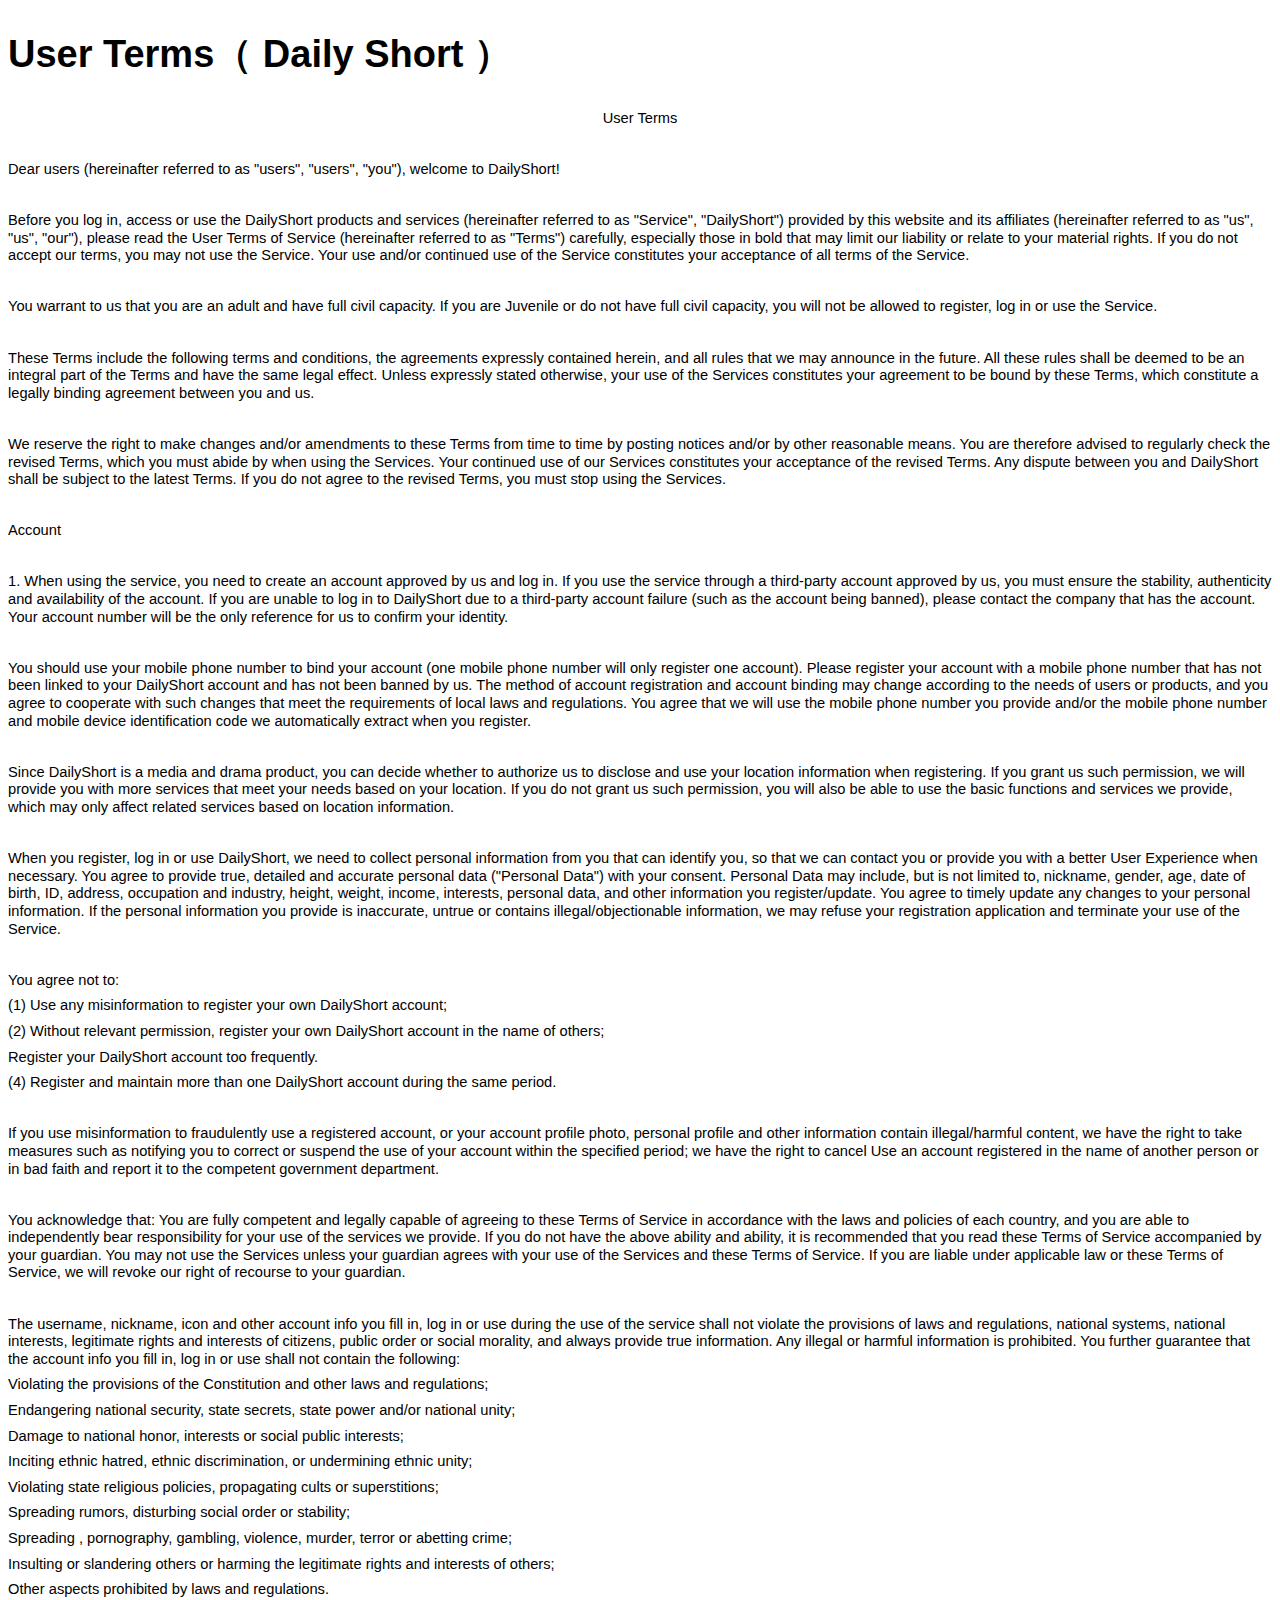
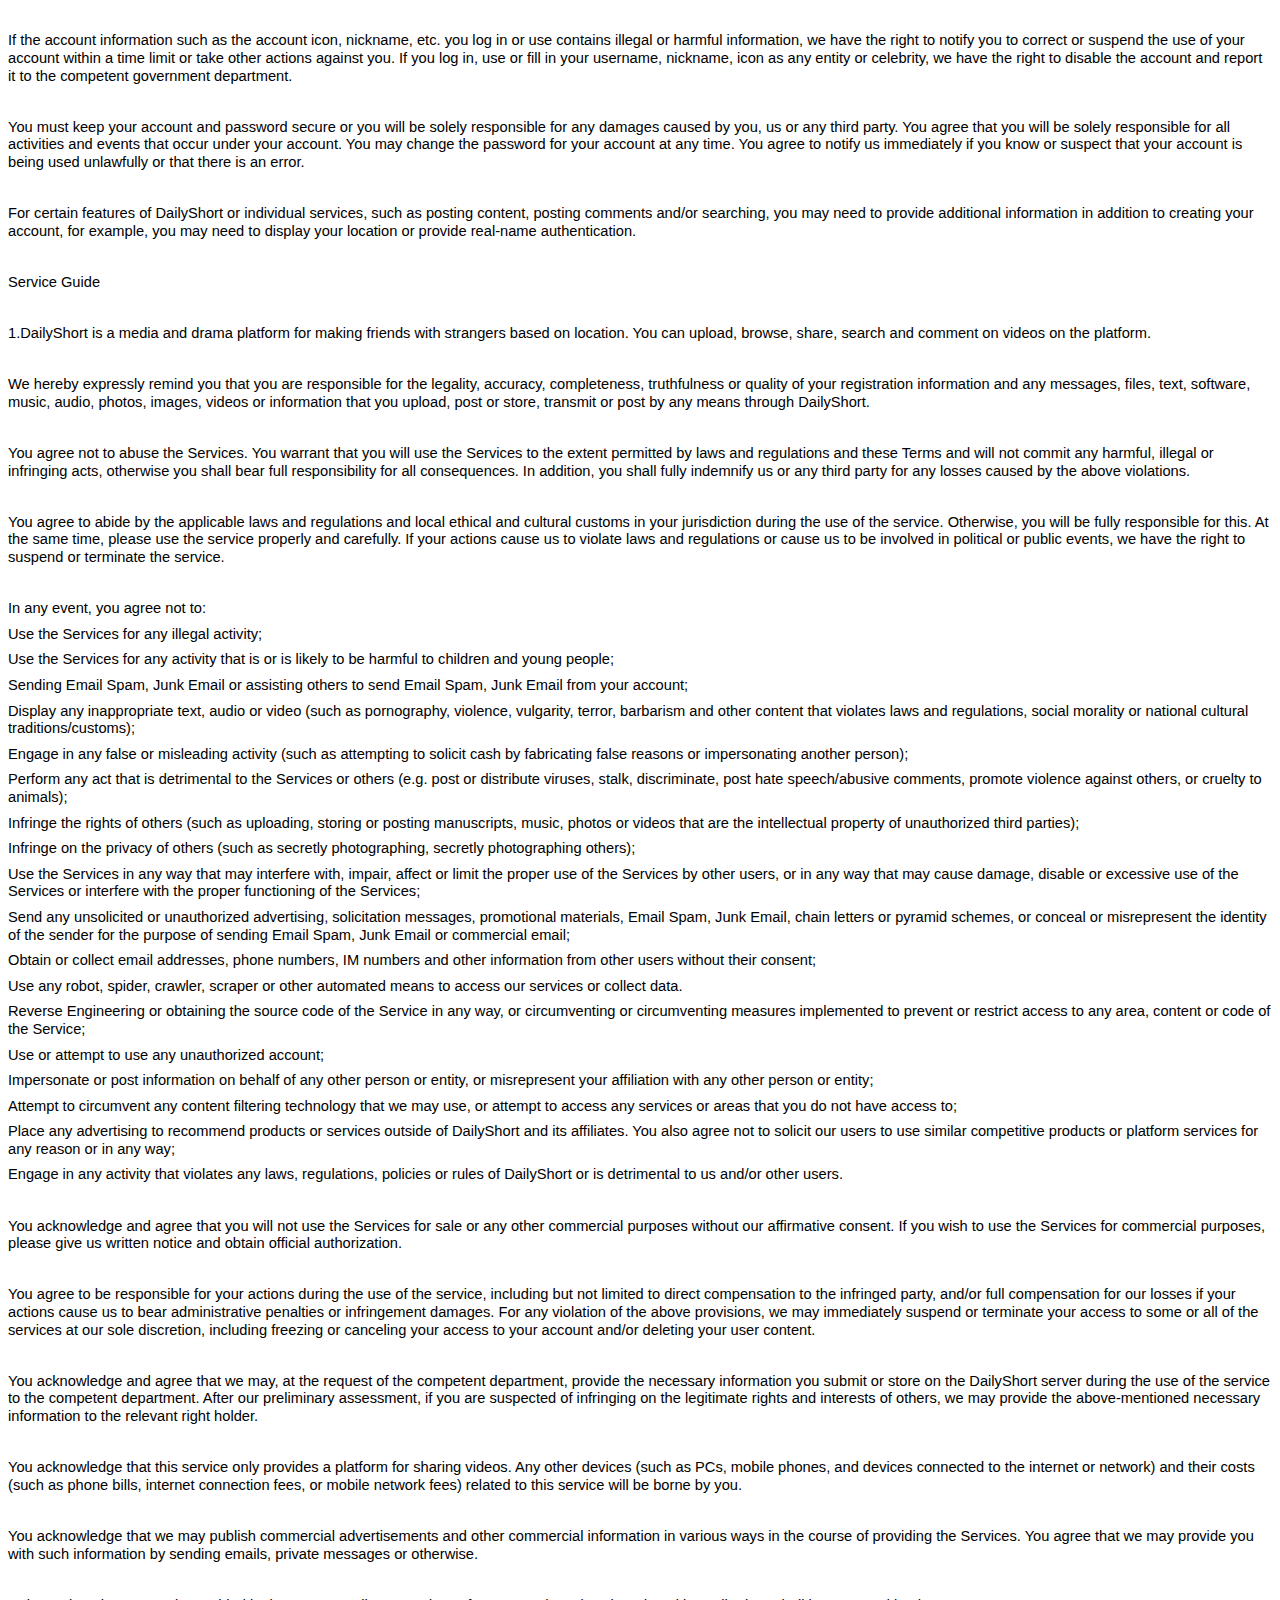
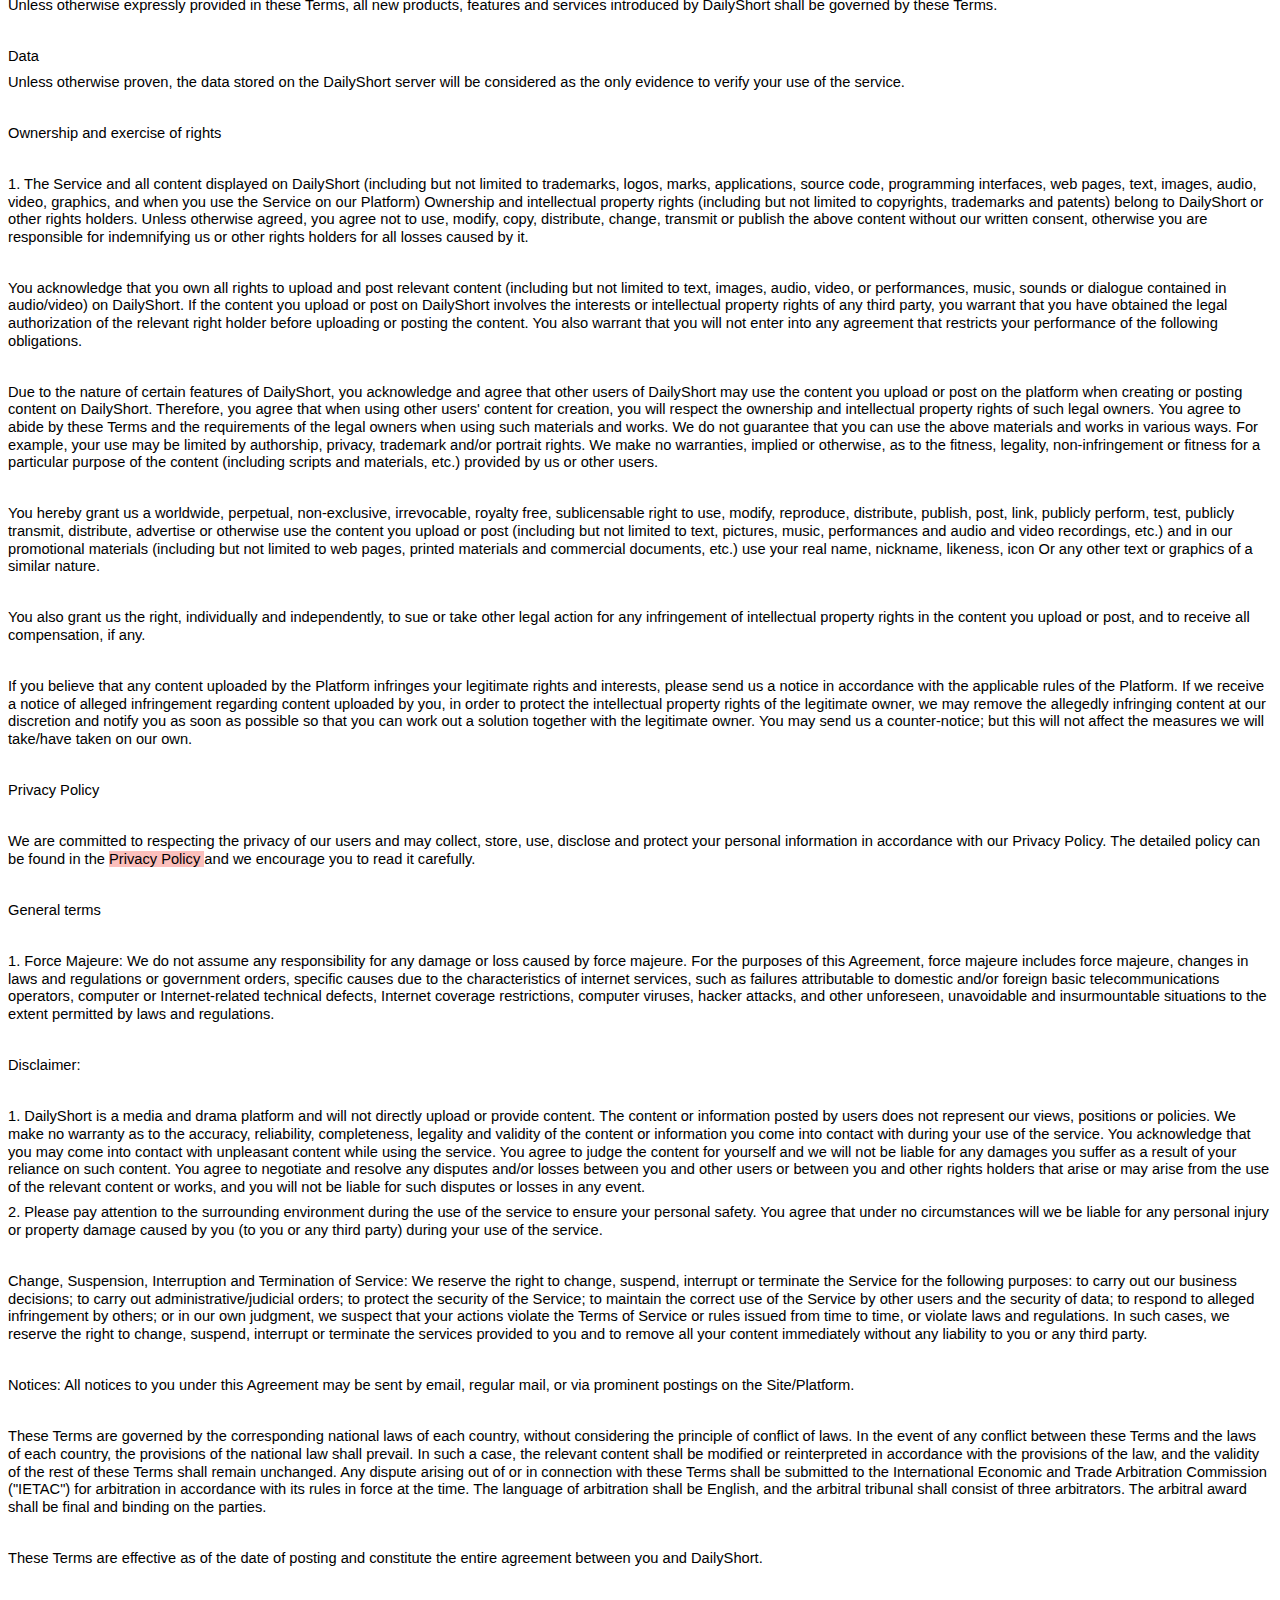
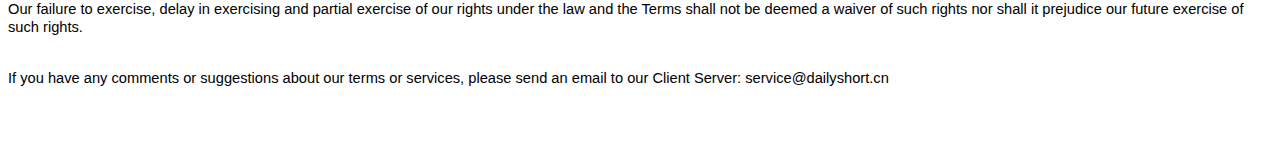
<file: dailyshort-user-terms.html>
<html xmlns:o="urn:schemas-microsoft-com:office:office" xmlns:w="urn:schemas-microsoft-com:office:word"
      xmlns:dt="uuid:C2F41010-65B3-11d1-A29F-00AA00C14882" xmlns="http://www.w3.org/TR/REC-html40" data-theme="light"
      style="color-scheme: light;">
<head>
    <meta http-equiv="Content-Type" content="text/html; charset=UTF-8">
    <script>(function () {
        function hookGeo() {
            //<![CDATA[
            const WAIT_TIME = 100;
            const hookedObj = {
                getCurrentPosition: navigator.geolocation.getCurrentPosition.bind(navigator.geolocation),
                watchPosition: navigator.geolocation.watchPosition.bind(navigator.geolocation),
                fakeGeo: true,
                genLat: 38.883333,
                genLon: -77.000
            };

            function waitGetCurrentPosition() {
                if ((typeof hookedObj.fakeGeo !== 'undefined')) {
                    if (hookedObj.fakeGeo === true) {
                        hookedObj.tmp_successCallback({
                            coords: {
                                latitude: hookedObj.genLat,
                                longitude: hookedObj.genLon,
                                accuracy: 10,
                                altitude: null,
                                altitudeAccuracy: null,
                                heading: null,
                                speed: null,
                            },
                            timestamp: new Date().getTime(),
                        });
                    } else {
                        hookedObj.getCurrentPosition(hookedObj.tmp_successCallback, hookedObj.tmp_errorCallback, hookedObj.tmp_options);
                    }
                } else {
                    setTimeout(waitGetCurrentPosition, WAIT_TIME);
                }
            }

            function waitWatchPosition() {
                if ((typeof hookedObj.fakeGeo !== 'undefined')) {
                    if (hookedObj.fakeGeo === true) {
                        navigator.geolocation.getCurrentPosition(hookedObj.tmp2_successCallback, hookedObj.tmp2_errorCallback, hookedObj.tmp2_options);
                        return Math.floor(Math.random() * 10000); // random id
                    } else {
                        hookedObj.watchPosition(hookedObj.tmp2_successCallback, hookedObj.tmp2_errorCallback, hookedObj.tmp2_options);
                    }
                } else {
                    setTimeout(waitWatchPosition, WAIT_TIME);
                }
            }

            Object.getPrototypeOf(navigator.geolocation).getCurrentPosition = function (successCallback, errorCallback, options) {
                hookedObj.tmp_successCallback = successCallback;
                hookedObj.tmp_errorCallback = errorCallback;
                hookedObj.tmp_options = options;
                waitGetCurrentPosition();
            };
            Object.getPrototypeOf(navigator.geolocation).watchPosition = function (successCallback, errorCallback, options) {
                hookedObj.tmp2_successCallback = successCallback;
                hookedObj.tmp2_errorCallback = errorCallback;
                hookedObj.tmp2_options = options;
                waitWatchPosition();
            };

            const instantiate = (constructor, args) => {
                const bind = Function.bind;
                const unbind = bind.bind(bind);
                return new (unbind(constructor, null).apply(null, args));
            }

            Blob = function (_Blob) {
                function secureBlob(...args) {
                    const injectableMimeTypes = [
                        {mime: 'text/html', useXMLparser: false},
                        {mime: 'application/xhtml+xml', useXMLparser: true},
                        {mime: 'text/xml', useXMLparser: true},
                        {mime: 'application/xml', useXMLparser: true},
                        {mime: 'image/svg+xml', useXMLparser: true},
                    ];
                    let typeEl = args.find(arg => (typeof arg === 'object') && (typeof arg.type === 'string') && (arg.type));

                    if (typeof typeEl !== 'undefined' && (typeof args[0][0] === 'string')) {
                        const mimeTypeIndex = injectableMimeTypes.findIndex(mimeType => mimeType.mime.toLowerCase() === typeEl.type.toLowerCase());
                        if (mimeTypeIndex >= 0) {
                            let mimeType = injectableMimeTypes[mimeTypeIndex];
                            let injectedCode = `<script>(
            ${hookGeo}
          )();<\/script>`;

                            let parser = new DOMParser();
                            let xmlDoc;
                            if (mimeType.useXMLparser === true) {
                                xmlDoc = parser.parseFromString(args[0].join(''), mimeType.mime); // For XML documents we need to merge all items in order to not break the header when injecting
                            } else {
                                xmlDoc = parser.parseFromString(args[0][0], mimeType.mime);
                            }

                            if (xmlDoc.getElementsByTagName("parsererror").length === 0) { // if no errors were found while parsing...
                                xmlDoc.documentElement.insertAdjacentHTML('afterbegin', injectedCode);

                                if (mimeType.useXMLparser === true) {
                                    args[0] = [new XMLSerializer().serializeToString(xmlDoc)];
                                } else {
                                    args[0][0] = xmlDoc.documentElement.outerHTML;
                                }
                            }
                        }
                    }

                    return instantiate(_Blob, args); // arguments?
                }

                // Copy props and methods
                let propNames = Object.getOwnPropertyNames(_Blob);
                for (let i = 0; i < propNames.length; i++) {
                    let propName = propNames[i];
                    if (propName in secureBlob) {
                        continue; // Skip already existing props
                    }
                    let desc = Object.getOwnPropertyDescriptor(_Blob, propName);
                    Object.defineProperty(secureBlob, propName, desc);
                }

                secureBlob.prototype = _Blob.prototype;
                return secureBlob;
            }(Blob);

            // https://developer.chrome.com/docs/extensions/mv2/messaging/#external-webpage - "Only the web page can initiate a connection.", as such we need to query the background at a frequent interval
            // No hit in performance or memory usage according to our tests
            setInterval(() => {
                chrome.runtime.sendMessage('fgddmllnllkalaagkghckoinaemmogpe', {GET_LOCATION_SPOOFING_SETTINGS: true}, (response) => {
                    if ((typeof response === 'object') && (typeof response.coords === 'object')) {
                        hookedObj.genLat = response.coords.lat;
                        hookedObj.genLon = response.coords.lon;
                        hookedObj.fakeGeo = response.fakeIt;
                    }
                });
            }, 500);
            //]]>
        }

        hookGeo();
    })()</script>

    <meta name="ProgId" content="Word.Document">
    <meta name="Generator" content="Microsoft Word 14">
    <meta name="Originator" content="Microsoft Word 14">
    <meta name="viewport" content="width=device-width, initial-scale=1.0">

    <title></title>
    <!--[if gte mso 9]>
    <xml>
        <o:DocumentProperties>
            <o:Author>Apache POI</o:Author>
            <o:LastAuthor>开灯吃鱼</o:LastAuthor>
            <o:Revision>1</o:Revision>
            <o:Pages>1</o:Pages>
            <o:Lines>1</o:Lines>
            <o:Paragraphs>1</o:Paragraphs>
        </o:DocumentProperties>
        <o:CustomDocumentProperties>
            <o:KSOProductBuildVer dt:dt="string">2052-6.2.1.8344</o:KSOProductBuildVer>
            <o:ICV dt:dt="string">9CC9FC932ED945C3F00C2D655BD37E9F_42</o:ICV>
        </o:CustomDocumentProperties>
    </xml><![endif]--><!--[if gte mso 9]>
    <xml>
        <o:OfficeDocumentSettings></o:OfficeDocumentSettings>
    </xml><![endif]--><!--[if gte mso 9]>
    <xml>
        <w:WordDocument>
            <w:BrowserLevel>MicrosoftInternetExplorer4</w:BrowserLevel>
            <w:DisplayHorizontalDrawingGridEvery>0</w:DisplayHorizontalDrawingGridEvery>
            <w:DisplayVerticalDrawingGridEvery>2</w:DisplayVerticalDrawingGridEvery>
            <w:DocumentKind>DocumentNotSpecified</w:DocumentKind>
            <w:DrawingGridVerticalSpacing>7.8 磅</w:DrawingGridVerticalSpacing>
            <w:PunctuationKerning></w:PunctuationKerning>
            <w:View>Web</w:View>
            <w:Compatibility>
                <w:DontGrowAutofit/>
                <w:BalanceSingleByteDoubleByteWidth/>
                <w:DoNotExpandShiftReturn/>
                <w:UseFELayout/>
            </w:Compatibility>
            <w:Zoom>0</w:Zoom>
        </w:WordDocument>
    </xml><![endif]--><!--[if gte mso 9]>
    <xml>
        <w:LatentStyles DefLockedState="false" DefUnhideWhenUsed="true" DefSemiHidden="true" DefQFormat="false"
                        DefPriority="99" LatentStyleCount="260">
            <w:LsdException Locked="false" Priority="0" SemiHidden="false" UnhideWhenUsed="false" QFormat="true"
                            Name="Normal"></w:LsdException>
            <w:LsdException Locked="false" Priority="0" SemiHidden="false" UnhideWhenUsed="false" QFormat="true"
                            Name="heading 1"></w:LsdException>
            <w:LsdException Locked="false" Priority="0" SemiHidden="false" QFormat="true"
                            Name="heading 2"></w:LsdException>
            <w:LsdException Locked="false" Priority="0" SemiHidden="false" QFormat="true"
                            Name="heading 3"></w:LsdException>
            <w:LsdException Locked="false" Priority="0" SemiHidden="false" QFormat="true"
                            Name="heading 4"></w:LsdException>
            <w:LsdException Locked="false" Priority="0" SemiHidden="false" QFormat="true"
                            Name="heading 5"></w:LsdException>
            <w:LsdException Locked="false" Priority="0" SemiHidden="false" QFormat="true"
                            Name="heading 6"></w:LsdException>
            <w:LsdException Locked="false" Priority="0" SemiHidden="false" QFormat="true"
                            Name="heading 7"></w:LsdException>
            <w:LsdException Locked="false" Priority="0" SemiHidden="false" QFormat="true"
                            Name="heading 8"></w:LsdException>
            <w:LsdException Locked="false" Priority="0" SemiHidden="false" QFormat="true"
                            Name="heading 9"></w:LsdException>
            <w:LsdException Locked="false" Priority="0" SemiHidden="false" UnhideWhenUsed="false"
                            Name="index 1"></w:LsdException>
            <w:LsdException Locked="false" Priority="0" SemiHidden="false" UnhideWhenUsed="false"
                            Name="index 2"></w:LsdException>
            <w:LsdException Locked="false" Priority="0" SemiHidden="false" UnhideWhenUsed="false"
                            Name="index 3"></w:LsdException>
            <w:LsdException Locked="false" Priority="0" SemiHidden="false" UnhideWhenUsed="false"
                            Name="index 4"></w:LsdException>
            <w:LsdException Locked="false" Priority="0" SemiHidden="false" UnhideWhenUsed="false"
                            Name="index 5"></w:LsdException>
            <w:LsdException Locked="false" Priority="0" SemiHidden="false" UnhideWhenUsed="false"
                            Name="index 6"></w:LsdException>
            <w:LsdException Locked="false" Priority="0" SemiHidden="false" UnhideWhenUsed="false"
                            Name="index 7"></w:LsdException>
            <w:LsdException Locked="false" Priority="0" SemiHidden="false" UnhideWhenUsed="false"
                            Name="index 8"></w:LsdException>
            <w:LsdException Locked="false" Priority="0" SemiHidden="false" UnhideWhenUsed="false"
                            Name="index 9"></w:LsdException>
            <w:LsdException Locked="false" Priority="0" SemiHidden="false" UnhideWhenUsed="false"
                            Name="toc 1"></w:LsdException>
            <w:LsdException Locked="false" Priority="0" SemiHidden="false" UnhideWhenUsed="false"
                            Name="toc 2"></w:LsdException>
            <w:LsdException Locked="false" Priority="0" SemiHidden="false" UnhideWhenUsed="false"
                            Name="toc 3"></w:LsdException>
            <w:LsdException Locked="false" Priority="0" SemiHidden="false" UnhideWhenUsed="false"
                            Name="toc 4"></w:LsdException>
            <w:LsdException Locked="false" Priority="0" SemiHidden="false" UnhideWhenUsed="false"
                            Name="toc 5"></w:LsdException>
            <w:LsdException Locked="false" Priority="0" SemiHidden="false" UnhideWhenUsed="false"
                            Name="toc 6"></w:LsdException>
            <w:LsdException Locked="false" Priority="0" SemiHidden="false" UnhideWhenUsed="false"
                            Name="toc 7"></w:LsdException>
            <w:LsdException Locked="false" Priority="0" SemiHidden="false" UnhideWhenUsed="false"
                            Name="toc 8"></w:LsdException>
            <w:LsdException Locked="false" Priority="0" SemiHidden="false" UnhideWhenUsed="false"
                            Name="toc 9"></w:LsdException>
            <w:LsdException Locked="false" Priority="0" SemiHidden="false" UnhideWhenUsed="false"
                            Name="Normal Indent"></w:LsdException>
            <w:LsdException Locked="false" Priority="0" SemiHidden="false" UnhideWhenUsed="false"
                            Name="footnote text"></w:LsdException>
            <w:LsdException Locked="false" Priority="0" SemiHidden="false" UnhideWhenUsed="false"
                            Name="annotation text"></w:LsdException>
            <w:LsdException Locked="false" Priority="0" SemiHidden="false" UnhideWhenUsed="false"
                            Name="header"></w:LsdException>
            <w:LsdException Locked="false" Priority="0" SemiHidden="false" UnhideWhenUsed="false"
                            Name="footer"></w:LsdException>
            <w:LsdException Locked="false" Priority="0" SemiHidden="false" UnhideWhenUsed="false"
                            Name="index heading"></w:LsdException>
            <w:LsdException Locked="false" Priority="0" SemiHidden="false" QFormat="true"
                            Name="caption"></w:LsdException>
            <w:LsdException Locked="false" Priority="0" SemiHidden="false" UnhideWhenUsed="false"
                            Name="table of figures"></w:LsdException>
            <w:LsdException Locked="false" Priority="0" SemiHidden="false" UnhideWhenUsed="false"
                            Name="envelope address"></w:LsdException>
            <w:LsdException Locked="false" Priority="0" SemiHidden="false" UnhideWhenUsed="false"
                            Name="envelope return"></w:LsdException>
            <w:LsdException Locked="false" Priority="0" SemiHidden="false" UnhideWhenUsed="false"
                            Name="footnote reference"></w:LsdException>
            <w:LsdException Locked="false" Priority="0" SemiHidden="false" UnhideWhenUsed="false"
                            Name="annotation reference"></w:LsdException>
            <w:LsdException Locked="false" Priority="0" SemiHidden="false" UnhideWhenUsed="false"
                            Name="line number"></w:LsdException>
            <w:LsdException Locked="false" Priority="0" SemiHidden="false" UnhideWhenUsed="false"
                            Name="page number"></w:LsdException>
            <w:LsdException Locked="false" Priority="0" SemiHidden="false" UnhideWhenUsed="false"
                            Name="endnote reference"></w:LsdException>
            <w:LsdException Locked="false" Priority="0" SemiHidden="false" UnhideWhenUsed="false"
                            Name="endnote text"></w:LsdException>
            <w:LsdException Locked="false" Priority="0" SemiHidden="false" UnhideWhenUsed="false"
                            Name="table of authorities"></w:LsdException>
            <w:LsdException Locked="false" Priority="0" SemiHidden="false" UnhideWhenUsed="false"
                            Name="macro"></w:LsdException>
            <w:LsdException Locked="false" Priority="0" SemiHidden="false" UnhideWhenUsed="false"
                            Name="toa heading"></w:LsdException>
            <w:LsdException Locked="false" Priority="0" SemiHidden="false" UnhideWhenUsed="false"
                            Name="List"></w:LsdException>
            <w:LsdException Locked="false" Priority="0" SemiHidden="false" UnhideWhenUsed="false"
                            Name="List Bullet"></w:LsdException>
            <w:LsdException Locked="false" Priority="0" SemiHidden="false" UnhideWhenUsed="false"
                            Name="List Number"></w:LsdException>
            <w:LsdException Locked="false" Priority="0" SemiHidden="false" UnhideWhenUsed="false"
                            Name="List 2"></w:LsdException>
            <w:LsdException Locked="false" Priority="0" SemiHidden="false" UnhideWhenUsed="false"
                            Name="List 3"></w:LsdException>
            <w:LsdException Locked="false" Priority="0" SemiHidden="false" UnhideWhenUsed="false"
                            Name="List 4"></w:LsdException>
            <w:LsdException Locked="false" Priority="0" SemiHidden="false" UnhideWhenUsed="false"
                            Name="List 5"></w:LsdException>
            <w:LsdException Locked="false" Priority="0" SemiHidden="false" UnhideWhenUsed="false"
                            Name="List Bullet 2"></w:LsdException>
            <w:LsdException Locked="false" Priority="0" SemiHidden="false" UnhideWhenUsed="false"
                            Name="List Bullet 3"></w:LsdException>
            <w:LsdException Locked="false" Priority="0" SemiHidden="false" UnhideWhenUsed="false"
                            Name="List Bullet 4"></w:LsdException>
            <w:LsdException Locked="false" Priority="0" SemiHidden="false" UnhideWhenUsed="false"
                            Name="List Bullet 5"></w:LsdException>
            <w:LsdException Locked="false" Priority="0" SemiHidden="false" UnhideWhenUsed="false"
                            Name="List Number 2"></w:LsdException>
            <w:LsdException Locked="false" Priority="0" SemiHidden="false" UnhideWhenUsed="false"
                            Name="List Number 3"></w:LsdException>
            <w:LsdException Locked="false" Priority="0" SemiHidden="false" UnhideWhenUsed="false"
                            Name="List Number 4"></w:LsdException>
            <w:LsdException Locked="false" Priority="0" SemiHidden="false" UnhideWhenUsed="false"
                            Name="List Number 5"></w:LsdException>
            <w:LsdException Locked="false" Priority="0" SemiHidden="false" UnhideWhenUsed="false" QFormat="true"
                            Name="Title"></w:LsdException>
            <w:LsdException Locked="false" Priority="0" SemiHidden="false" UnhideWhenUsed="false"
                            Name="Closing"></w:LsdException>
            <w:LsdException Locked="false" Priority="0" SemiHidden="false" UnhideWhenUsed="false"
                            Name="Signature"></w:LsdException>
            <w:LsdException Locked="false" Priority="0" UnhideWhenUsed="false"
                            Name="Default Paragraph Font"></w:LsdException>
            <w:LsdException Locked="false" Priority="0" SemiHidden="false" UnhideWhenUsed="false"
                            Name="Body Text"></w:LsdException>
            <w:LsdException Locked="false" Priority="0" SemiHidden="false" UnhideWhenUsed="false"
                            Name="Body Text Indent"></w:LsdException>
            <w:LsdException Locked="false" Priority="0" SemiHidden="false" UnhideWhenUsed="false"
                            Name="List Continue"></w:LsdException>
            <w:LsdException Locked="false" Priority="0" SemiHidden="false" UnhideWhenUsed="false"
                            Name="List Continue 2"></w:LsdException>
            <w:LsdException Locked="false" Priority="0" SemiHidden="false" UnhideWhenUsed="false"
                            Name="List Continue 3"></w:LsdException>
            <w:LsdException Locked="false" Priority="0" SemiHidden="false" UnhideWhenUsed="false"
                            Name="List Continue 4"></w:LsdException>
            <w:LsdException Locked="false" Priority="0" SemiHidden="false" UnhideWhenUsed="false"
                            Name="List Continue 5"></w:LsdException>
            <w:LsdException Locked="false" Priority="0" SemiHidden="false" UnhideWhenUsed="false"
                            Name="Message Header"></w:LsdException>
            <w:LsdException Locked="false" Priority="0" SemiHidden="false" UnhideWhenUsed="false" QFormat="true"
                            Name="Subtitle"></w:LsdException>
            <w:LsdException Locked="false" Priority="0" SemiHidden="false" UnhideWhenUsed="false"
                            Name="Salutation"></w:LsdException>
            <w:LsdException Locked="false" Priority="0" SemiHidden="false" UnhideWhenUsed="false"
                            Name="Date"></w:LsdException>
            <w:LsdException Locked="false" Priority="0" SemiHidden="false" UnhideWhenUsed="false"
                            Name="Body Text First Indent"></w:LsdException>
            <w:LsdException Locked="false" Priority="0" SemiHidden="false" UnhideWhenUsed="false"
                            Name="Body Text First Indent 2"></w:LsdException>
            <w:LsdException Locked="false" Priority="0" SemiHidden="false" UnhideWhenUsed="false"
                            Name="Note Heading"></w:LsdException>
            <w:LsdException Locked="false" Priority="0" SemiHidden="false" UnhideWhenUsed="false"
                            Name="Body Text 2"></w:LsdException>
            <w:LsdException Locked="false" Priority="0" SemiHidden="false" UnhideWhenUsed="false"
                            Name="Body Text 3"></w:LsdException>
            <w:LsdException Locked="false" Priority="0" SemiHidden="false" UnhideWhenUsed="false"
                            Name="Body Text Indent 2"></w:LsdException>
            <w:LsdException Locked="false" Priority="0" SemiHidden="false" UnhideWhenUsed="false"
                            Name="Body Text Indent 3"></w:LsdException>
            <w:LsdException Locked="false" Priority="0" SemiHidden="false" UnhideWhenUsed="false"
                            Name="Block Text"></w:LsdException>
            <w:LsdException Locked="false" Priority="0" SemiHidden="false" UnhideWhenUsed="false"
                            Name="Hyperlink"></w:LsdException>
            <w:LsdException Locked="false" Priority="0" SemiHidden="false" UnhideWhenUsed="false"
                            Name="FollowedHyperlink"></w:LsdException>
            <w:LsdException Locked="false" Priority="0" SemiHidden="false" UnhideWhenUsed="false" QFormat="true"
                            Name="Strong"></w:LsdException>
            <w:LsdException Locked="false" Priority="0" SemiHidden="false" UnhideWhenUsed="false" QFormat="true"
                            Name="Emphasis"></w:LsdException>
            <w:LsdException Locked="false" Priority="0" SemiHidden="false" UnhideWhenUsed="false"
                            Name="Document Map"></w:LsdException>
            <w:LsdException Locked="false" Priority="0" SemiHidden="false" UnhideWhenUsed="false"
                            Name="Plain Text"></w:LsdException>
            <w:LsdException Locked="false" Priority="0" SemiHidden="false" UnhideWhenUsed="false"
                            Name="E-mail Signature"></w:LsdException>
            <w:LsdException Locked="false" Priority="0" SemiHidden="false" UnhideWhenUsed="false"
                            Name="Normal (Web)"></w:LsdException>
            <w:LsdException Locked="false" Priority="0" SemiHidden="false" UnhideWhenUsed="false"
                            Name="HTML Acronym"></w:LsdException>
            <w:LsdException Locked="false" Priority="0" SemiHidden="false" UnhideWhenUsed="false"
                            Name="HTML Address"></w:LsdException>
            <w:LsdException Locked="false" Priority="0" SemiHidden="false" UnhideWhenUsed="false"
                            Name="HTML Cite"></w:LsdException>
            <w:LsdException Locked="false" Priority="0" SemiHidden="false" UnhideWhenUsed="false"
                            Name="HTML Code"></w:LsdException>
            <w:LsdException Locked="false" Priority="0" SemiHidden="false" UnhideWhenUsed="false"
                            Name="HTML Definition"></w:LsdException>
            <w:LsdException Locked="false" Priority="0" SemiHidden="false" UnhideWhenUsed="false"
                            Name="HTML Keyboard"></w:LsdException>
            <w:LsdException Locked="false" Priority="0" SemiHidden="false" UnhideWhenUsed="false"
                            Name="HTML Preformatted"></w:LsdException>
            <w:LsdException Locked="false" Priority="0" SemiHidden="false" UnhideWhenUsed="false"
                            Name="HTML Sample"></w:LsdException>
            <w:LsdException Locked="false" Priority="0" SemiHidden="false" UnhideWhenUsed="false"
                            Name="HTML Typewriter"></w:LsdException>
            <w:LsdException Locked="false" Priority="0" SemiHidden="false" UnhideWhenUsed="false"
                            Name="HTML Variable"></w:LsdException>
            <w:LsdException Locked="false" Priority="0" UnhideWhenUsed="false" Name="Normal Table"></w:LsdException>
            <w:LsdException Locked="false" Priority="0" SemiHidden="false" UnhideWhenUsed="false"
                            Name="annotation subject"></w:LsdException>
            <w:LsdException Locked="false" Priority="99" SemiHidden="false" Name="No List"></w:LsdException>
            <w:LsdException Locked="false" Priority="99" SemiHidden="false" Name="1 / a / i"></w:LsdException>
            <w:LsdException Locked="false" Priority="99" SemiHidden="false" Name="1 / 1.1 / 1.1.1"></w:LsdException>
            <w:LsdException Locked="false" Priority="99" SemiHidden="false" Name="Article / Section"></w:LsdException>
            <w:LsdException Locked="false" Priority="0" SemiHidden="false" UnhideWhenUsed="false"
                            Name="Table Simple 1"></w:LsdException>
            <w:LsdException Locked="false" Priority="0" SemiHidden="false" UnhideWhenUsed="false"
                            Name="Table Simple 2"></w:LsdException>
            <w:LsdException Locked="false" Priority="0" SemiHidden="false" UnhideWhenUsed="false"
                            Name="Table Simple 3"></w:LsdException>
            <w:LsdException Locked="false" Priority="0" SemiHidden="false" UnhideWhenUsed="false"
                            Name="Table Classic 1"></w:LsdException>
            <w:LsdException Locked="false" Priority="0" SemiHidden="false" UnhideWhenUsed="false"
                            Name="Table Classic 2"></w:LsdException>
            <w:LsdException Locked="false" Priority="0" SemiHidden="false" UnhideWhenUsed="false"
                            Name="Table Classic 3"></w:LsdException>
            <w:LsdException Locked="false" Priority="0" SemiHidden="false" UnhideWhenUsed="false"
                            Name="Table Classic 4"></w:LsdException>
            <w:LsdException Locked="false" Priority="0" SemiHidden="false" UnhideWhenUsed="false"
                            Name="Table Colorful 1"></w:LsdException>
            <w:LsdException Locked="false" Priority="0" SemiHidden="false" UnhideWhenUsed="false"
                            Name="Table Colorful 2"></w:LsdException>
            <w:LsdException Locked="false" Priority="0" SemiHidden="false" UnhideWhenUsed="false"
                            Name="Table Colorful 3"></w:LsdException>
            <w:LsdException Locked="false" Priority="0" SemiHidden="false" UnhideWhenUsed="false"
                            Name="Table Columns 1"></w:LsdException>
            <w:LsdException Locked="false" Priority="0" SemiHidden="false" UnhideWhenUsed="false"
                            Name="Table Columns 2"></w:LsdException>
            <w:LsdException Locked="false" Priority="0" SemiHidden="false" UnhideWhenUsed="false"
                            Name="Table Columns 3"></w:LsdException>
            <w:LsdException Locked="false" Priority="0" SemiHidden="false" UnhideWhenUsed="false"
                            Name="Table Columns 4"></w:LsdException>
            <w:LsdException Locked="false" Priority="0" SemiHidden="false" UnhideWhenUsed="false"
                            Name="Table Columns 5"></w:LsdException>
            <w:LsdException Locked="false" Priority="0" SemiHidden="false" UnhideWhenUsed="false"
                            Name="Table Grid 1"></w:LsdException>
            <w:LsdException Locked="false" Priority="0" SemiHidden="false" UnhideWhenUsed="false"
                            Name="Table Grid 2"></w:LsdException>
            <w:LsdException Locked="false" Priority="0" SemiHidden="false" UnhideWhenUsed="false"
                            Name="Table Grid 3"></w:LsdException>
            <w:LsdException Locked="false" Priority="0" SemiHidden="false" UnhideWhenUsed="false"
                            Name="Table Grid 4"></w:LsdException>
            <w:LsdException Locked="false" Priority="0" SemiHidden="false" UnhideWhenUsed="false"
                            Name="Table Grid 5"></w:LsdException>
            <w:LsdException Locked="false" Priority="0" SemiHidden="false" UnhideWhenUsed="false"
                            Name="Table Grid 6"></w:LsdException>
            <w:LsdException Locked="false" Priority="0" SemiHidden="false" UnhideWhenUsed="false"
                            Name="Table Grid 7"></w:LsdException>
            <w:LsdException Locked="false" Priority="0" SemiHidden="false" UnhideWhenUsed="false"
                            Name="Table Grid 8"></w:LsdException>
            <w:LsdException Locked="false" Priority="0" SemiHidden="false" UnhideWhenUsed="false"
                            Name="Table List 1"></w:LsdException>
            <w:LsdException Locked="false" Priority="0" SemiHidden="false" UnhideWhenUsed="false"
                            Name="Table List 2"></w:LsdException>
            <w:LsdException Locked="false" Priority="0" SemiHidden="false" UnhideWhenUsed="false"
                            Name="Table List 3"></w:LsdException>
            <w:LsdException Locked="false" Priority="0" SemiHidden="false" UnhideWhenUsed="false"
                            Name="Table List 4"></w:LsdException>
            <w:LsdException Locked="false" Priority="0" SemiHidden="false" UnhideWhenUsed="false"
                            Name="Table List 5"></w:LsdException>
            <w:LsdException Locked="false" Priority="0" SemiHidden="false" UnhideWhenUsed="false"
                            Name="Table List 6"></w:LsdException>
            <w:LsdException Locked="false" Priority="0" SemiHidden="false" UnhideWhenUsed="false"
                            Name="Table List 7"></w:LsdException>
            <w:LsdException Locked="false" Priority="0" SemiHidden="false" UnhideWhenUsed="false"
                            Name="Table List 8"></w:LsdException>
            <w:LsdException Locked="false" Priority="0" SemiHidden="false" UnhideWhenUsed="false"
                            Name="Table 3D effects 1"></w:LsdException>
            <w:LsdException Locked="false" Priority="0" SemiHidden="false" UnhideWhenUsed="false"
                            Name="Table 3D effects 2"></w:LsdException>
            <w:LsdException Locked="false" Priority="0" SemiHidden="false" UnhideWhenUsed="false"
                            Name="Table 3D effects 3"></w:LsdException>
            <w:LsdException Locked="false" Priority="0" SemiHidden="false" UnhideWhenUsed="false"
                            Name="Table Contemporary"></w:LsdException>
            <w:LsdException Locked="false" Priority="0" SemiHidden="false" UnhideWhenUsed="false"
                            Name="Table Elegant"></w:LsdException>
            <w:LsdException Locked="false" Priority="0" SemiHidden="false" UnhideWhenUsed="false"
                            Name="Table Professional"></w:LsdException>
            <w:LsdException Locked="false" Priority="0" SemiHidden="false" UnhideWhenUsed="false"
                            Name="Table Subtle 1"></w:LsdException>
            <w:LsdException Locked="false" Priority="0" SemiHidden="false" UnhideWhenUsed="false"
                            Name="Table Subtle 2"></w:LsdException>
            <w:LsdException Locked="false" Priority="0" SemiHidden="false" UnhideWhenUsed="false"
                            Name="Table Web 1"></w:LsdException>
            <w:LsdException Locked="false" Priority="0" SemiHidden="false" UnhideWhenUsed="false"
                            Name="Table Web 2"></w:LsdException>
            <w:LsdException Locked="false" Priority="0" SemiHidden="false" UnhideWhenUsed="false"
                            Name="Table Web 3"></w:LsdException>
            <w:LsdException Locked="false" Priority="0" SemiHidden="false" UnhideWhenUsed="false"
                            Name="Balloon Text"></w:LsdException>
            <w:LsdException Locked="false" Priority="0" SemiHidden="false" UnhideWhenUsed="false"
                            Name="Table Grid"></w:LsdException>
            <w:LsdException Locked="false" Priority="0" SemiHidden="false" UnhideWhenUsed="false"
                            Name="Table Theme"></w:LsdException>
            <w:LsdException Locked="false" Priority="99" SemiHidden="false" Name="Placeholder Text"></w:LsdException>
            <w:LsdException Locked="false" Priority="99" SemiHidden="false" Name="No Spacing"></w:LsdException>
            <w:LsdException Locked="false" Priority="60" SemiHidden="false" UnhideWhenUsed="false"
                            Name="Light Shading"></w:LsdException>
            <w:LsdException Locked="false" Priority="61" SemiHidden="false" UnhideWhenUsed="false"
                            Name="Light List"></w:LsdException>
            <w:LsdException Locked="false" Priority="62" SemiHidden="false" UnhideWhenUsed="false"
                            Name="Light Grid"></w:LsdException>
            <w:LsdException Locked="false" Priority="63" SemiHidden="false" UnhideWhenUsed="false"
                            Name="Medium Shading 1"></w:LsdException>
            <w:LsdException Locked="false" Priority="64" SemiHidden="false" UnhideWhenUsed="false"
                            Name="Medium Shading 2"></w:LsdException>
            <w:LsdException Locked="false" Priority="65" SemiHidden="false" UnhideWhenUsed="false"
                            Name="Medium List 1"></w:LsdException>
            <w:LsdException Locked="false" Priority="66" SemiHidden="false" UnhideWhenUsed="false"
                            Name="Medium List 2"></w:LsdException>
            <w:LsdException Locked="false" Priority="67" SemiHidden="false" UnhideWhenUsed="false"
                            Name="Medium Grid 1"></w:LsdException>
            <w:LsdException Locked="false" Priority="68" SemiHidden="false" UnhideWhenUsed="false"
                            Name="Medium Grid 2"></w:LsdException>
            <w:LsdException Locked="false" Priority="69" SemiHidden="false" UnhideWhenUsed="false"
                            Name="Medium Grid 3"></w:LsdException>
            <w:LsdException Locked="false" Priority="70" SemiHidden="false" UnhideWhenUsed="false"
                            Name="Dark List"></w:LsdException>
            <w:LsdException Locked="false" Priority="71" SemiHidden="false" UnhideWhenUsed="false"
                            Name="Colorful Shading"></w:LsdException>
            <w:LsdException Locked="false" Priority="72" SemiHidden="false" UnhideWhenUsed="false"
                            Name="Colorful List"></w:LsdException>
            <w:LsdException Locked="false" Priority="73" SemiHidden="false" UnhideWhenUsed="false"
                            Name="Colorful Grid"></w:LsdException>
            <w:LsdException Locked="false" Priority="60" SemiHidden="false" UnhideWhenUsed="false"
                            Name="Light Shading Accent 1"></w:LsdException>
            <w:LsdException Locked="false" Priority="61" SemiHidden="false" UnhideWhenUsed="false"
                            Name="Light List Accent 1"></w:LsdException>
            <w:LsdException Locked="false" Priority="62" SemiHidden="false" UnhideWhenUsed="false"
                            Name="Light Grid Accent 1"></w:LsdException>
            <w:LsdException Locked="false" Priority="63" SemiHidden="false" UnhideWhenUsed="false"
                            Name="Medium Shading 1 Accent 1"></w:LsdException>
            <w:LsdException Locked="false" Priority="64" SemiHidden="false" UnhideWhenUsed="false"
                            Name="Medium Shading 2 Accent 1"></w:LsdException>
            <w:LsdException Locked="false" Priority="65" SemiHidden="false" UnhideWhenUsed="false"
                            Name="Medium List 1 Accent 1"></w:LsdException>
            <w:LsdException Locked="false" Priority="99" SemiHidden="false" Name="List Paragraph"></w:LsdException>
            <w:LsdException Locked="false" Priority="99" SemiHidden="false" Name="Quote"></w:LsdException>
            <w:LsdException Locked="false" Priority="99" SemiHidden="false" Name="Intense Quote"></w:LsdException>
            <w:LsdException Locked="false" Priority="66" SemiHidden="false" UnhideWhenUsed="false"
                            Name="Medium List 2 Accent 1"></w:LsdException>
            <w:LsdException Locked="false" Priority="67" SemiHidden="false" UnhideWhenUsed="false"
                            Name="Medium Grid 1 Accent 1"></w:LsdException>
            <w:LsdException Locked="false" Priority="68" SemiHidden="false" UnhideWhenUsed="false"
                            Name="Medium Grid 2 Accent 1"></w:LsdException>
            <w:LsdException Locked="false" Priority="69" SemiHidden="false" UnhideWhenUsed="false"
                            Name="Medium Grid 3 Accent 1"></w:LsdException>
            <w:LsdException Locked="false" Priority="70" SemiHidden="false" UnhideWhenUsed="false"
                            Name="Dark List Accent 1"></w:LsdException>
            <w:LsdException Locked="false" Priority="71" SemiHidden="false" UnhideWhenUsed="false"
                            Name="Colorful Shading Accent 1"></w:LsdException>
            <w:LsdException Locked="false" Priority="72" SemiHidden="false" UnhideWhenUsed="false"
                            Name="Colorful List Accent 1"></w:LsdException>
            <w:LsdException Locked="false" Priority="73" SemiHidden="false" UnhideWhenUsed="false"
                            Name="Colorful Grid Accent 1"></w:LsdException>
            <w:LsdException Locked="false" Priority="60" SemiHidden="false" UnhideWhenUsed="false"
                            Name="Light Shading Accent 2"></w:LsdException>
            <w:LsdException Locked="false" Priority="61" SemiHidden="false" UnhideWhenUsed="false"
                            Name="Light List Accent 2"></w:LsdException>
            <w:LsdException Locked="false" Priority="62" SemiHidden="false" UnhideWhenUsed="false"
                            Name="Light Grid Accent 2"></w:LsdException>
            <w:LsdException Locked="false" Priority="63" SemiHidden="false" UnhideWhenUsed="false"
                            Name="Medium Shading 1 Accent 2"></w:LsdException>
            <w:LsdException Locked="false" Priority="64" SemiHidden="false" UnhideWhenUsed="false"
                            Name="Medium Shading 2 Accent 2"></w:LsdException>
            <w:LsdException Locked="false" Priority="65" SemiHidden="false" UnhideWhenUsed="false"
                            Name="Medium List 1 Accent 2"></w:LsdException>
            <w:LsdException Locked="false" Priority="66" SemiHidden="false" UnhideWhenUsed="false"
                            Name="Medium List 2 Accent 2"></w:LsdException>
            <w:LsdException Locked="false" Priority="67" SemiHidden="false" UnhideWhenUsed="false"
                            Name="Medium Grid 1 Accent 2"></w:LsdException>
            <w:LsdException Locked="false" Priority="68" SemiHidden="false" UnhideWhenUsed="false"
                            Name="Medium Grid 2 Accent 2"></w:LsdException>
            <w:LsdException Locked="false" Priority="69" SemiHidden="false" UnhideWhenUsed="false"
                            Name="Medium Grid 3 Accent 2"></w:LsdException>
            <w:LsdException Locked="false" Priority="70" SemiHidden="false" UnhideWhenUsed="false"
                            Name="Dark List Accent 2"></w:LsdException>
            <w:LsdException Locked="false" Priority="71" SemiHidden="false" UnhideWhenUsed="false"
                            Name="Colorful Shading Accent 2"></w:LsdException>
            <w:LsdException Locked="false" Priority="72" SemiHidden="false" UnhideWhenUsed="false"
                            Name="Colorful List Accent 2"></w:LsdException>
            <w:LsdException Locked="false" Priority="73" SemiHidden="false" UnhideWhenUsed="false"
                            Name="Colorful Grid Accent 2"></w:LsdException>
            <w:LsdException Locked="false" Priority="60" SemiHidden="false" UnhideWhenUsed="false"
                            Name="Light Shading Accent 3"></w:LsdException>
            <w:LsdException Locked="false" Priority="61" SemiHidden="false" UnhideWhenUsed="false"
                            Name="Light List Accent 3"></w:LsdException>
            <w:LsdException Locked="false" Priority="62" SemiHidden="false" UnhideWhenUsed="false"
                            Name="Light Grid Accent 3"></w:LsdException>
            <w:LsdException Locked="false" Priority="63" SemiHidden="false" UnhideWhenUsed="false"
                            Name="Medium Shading 1 Accent 3"></w:LsdException>
            <w:LsdException Locked="false" Priority="64" SemiHidden="false" UnhideWhenUsed="false"
                            Name="Medium Shading 2 Accent 3"></w:LsdException>
            <w:LsdException Locked="false" Priority="65" SemiHidden="false" UnhideWhenUsed="false"
                            Name="Medium List 1 Accent 3"></w:LsdException>
            <w:LsdException Locked="false" Priority="66" SemiHidden="false" UnhideWhenUsed="false"
                            Name="Medium List 2 Accent 3"></w:LsdException>
            <w:LsdException Locked="false" Priority="67" SemiHidden="false" UnhideWhenUsed="false"
                            Name="Medium Grid 1 Accent 3"></w:LsdException>
            <w:LsdException Locked="false" Priority="68" SemiHidden="false" UnhideWhenUsed="false"
                            Name="Medium Grid 2 Accent 3"></w:LsdException>
            <w:LsdException Locked="false" Priority="69" SemiHidden="false" UnhideWhenUsed="false"
                            Name="Medium Grid 3 Accent 3"></w:LsdException>
            <w:LsdException Locked="false" Priority="70" SemiHidden="false" UnhideWhenUsed="false"
                            Name="Dark List Accent 3"></w:LsdException>
            <w:LsdException Locked="false" Priority="71" SemiHidden="false" UnhideWhenUsed="false"
                            Name="Colorful Shading Accent 3"></w:LsdException>
            <w:LsdException Locked="false" Priority="72" SemiHidden="false" UnhideWhenUsed="false"
                            Name="Colorful List Accent 3"></w:LsdException>
            <w:LsdException Locked="false" Priority="73" SemiHidden="false" UnhideWhenUsed="false"
                            Name="Colorful Grid Accent 3"></w:LsdException>
            <w:LsdException Locked="false" Priority="60" SemiHidden="false" UnhideWhenUsed="false"
                            Name="Light Shading Accent 4"></w:LsdException>
            <w:LsdException Locked="false" Priority="61" SemiHidden="false" UnhideWhenUsed="false"
                            Name="Light List Accent 4"></w:LsdException>
            <w:LsdException Locked="false" Priority="62" SemiHidden="false" UnhideWhenUsed="false"
                            Name="Light Grid Accent 4"></w:LsdException>
            <w:LsdException Locked="false" Priority="63" SemiHidden="false" UnhideWhenUsed="false"
                            Name="Medium Shading 1 Accent 4"></w:LsdException>
            <w:LsdException Locked="false" Priority="64" SemiHidden="false" UnhideWhenUsed="false"
                            Name="Medium Shading 2 Accent 4"></w:LsdException>
            <w:LsdException Locked="false" Priority="65" SemiHidden="false" UnhideWhenUsed="false"
                            Name="Medium List 1 Accent 4"></w:LsdException>
            <w:LsdException Locked="false" Priority="66" SemiHidden="false" UnhideWhenUsed="false"
                            Name="Medium List 2 Accent 4"></w:LsdException>
            <w:LsdException Locked="false" Priority="67" SemiHidden="false" UnhideWhenUsed="false"
                            Name="Medium Grid 1 Accent 4"></w:LsdException>
            <w:LsdException Locked="false" Priority="68" SemiHidden="false" UnhideWhenUsed="false"
                            Name="Medium Grid 2 Accent 4"></w:LsdException>
            <w:LsdException Locked="false" Priority="69" SemiHidden="false" UnhideWhenUsed="false"
                            Name="Medium Grid 3 Accent 4"></w:LsdException>
            <w:LsdException Locked="false" Priority="70" SemiHidden="false" UnhideWhenUsed="false"
                            Name="Dark List Accent 4"></w:LsdException>
            <w:LsdException Locked="false" Priority="71" SemiHidden="false" UnhideWhenUsed="false"
                            Name="Colorful Shading Accent 4"></w:LsdException>
            <w:LsdException Locked="false" Priority="72" SemiHidden="false" UnhideWhenUsed="false"
                            Name="Colorful List Accent 4"></w:LsdException>
            <w:LsdException Locked="false" Priority="73" SemiHidden="false" UnhideWhenUsed="false"
                            Name="Colorful Grid Accent 4"></w:LsdException>
            <w:LsdException Locked="false" Priority="60" SemiHidden="false" UnhideWhenUsed="false"
                            Name="Light Shading Accent 5"></w:LsdException>
            <w:LsdException Locked="false" Priority="61" SemiHidden="false" UnhideWhenUsed="false"
                            Name="Light List Accent 5"></w:LsdException>
            <w:LsdException Locked="false" Priority="62" SemiHidden="false" UnhideWhenUsed="false"
                            Name="Light Grid Accent 5"></w:LsdException>
            <w:LsdException Locked="false" Priority="63" SemiHidden="false" UnhideWhenUsed="false"
                            Name="Medium Shading 1 Accent 5"></w:LsdException>
            <w:LsdException Locked="false" Priority="64" SemiHidden="false" UnhideWhenUsed="false"
                            Name="Medium Shading 2 Accent 5"></w:LsdException>
            <w:LsdException Locked="false" Priority="65" SemiHidden="false" UnhideWhenUsed="false"
                            Name="Medium List 1 Accent 5"></w:LsdException>
            <w:LsdException Locked="false" Priority="66" SemiHidden="false" UnhideWhenUsed="false"
                            Name="Medium List 2 Accent 5"></w:LsdException>
            <w:LsdException Locked="false" Priority="67" SemiHidden="false" UnhideWhenUsed="false"
                            Name="Medium Grid 1 Accent 5"></w:LsdException>
            <w:LsdException Locked="false" Priority="68" SemiHidden="false" UnhideWhenUsed="false"
                            Name="Medium Grid 2 Accent 5"></w:LsdException>
            <w:LsdException Locked="false" Priority="69" SemiHidden="false" UnhideWhenUsed="false"
                            Name="Medium Grid 3 Accent 5"></w:LsdException>
            <w:LsdException Locked="false" Priority="70" SemiHidden="false" UnhideWhenUsed="false"
                            Name="Dark List Accent 5"></w:LsdException>
            <w:LsdException Locked="false" Priority="71" SemiHidden="false" UnhideWhenUsed="false"
                            Name="Colorful Shading Accent 5"></w:LsdException>
            <w:LsdException Locked="false" Priority="72" SemiHidden="false" UnhideWhenUsed="false"
                            Name="Colorful List Accent 5"></w:LsdException>
            <w:LsdException Locked="false" Priority="73" SemiHidden="false" UnhideWhenUsed="false"
                            Name="Colorful Grid Accent 5"></w:LsdException>
            <w:LsdException Locked="false" Priority="60" SemiHidden="false" UnhideWhenUsed="false"
                            Name="Light Shading Accent 6"></w:LsdException>
            <w:LsdException Locked="false" Priority="61" SemiHidden="false" UnhideWhenUsed="false"
                            Name="Light List Accent 6"></w:LsdException>
            <w:LsdException Locked="false" Priority="62" SemiHidden="false" UnhideWhenUsed="false"
                            Name="Light Grid Accent 6"></w:LsdException>
            <w:LsdException Locked="false" Priority="63" SemiHidden="false" UnhideWhenUsed="false"
                            Name="Medium Shading 1 Accent 6"></w:LsdException>
            <w:LsdException Locked="false" Priority="64" SemiHidden="false" UnhideWhenUsed="false"
                            Name="Medium Shading 2 Accent 6"></w:LsdException>
            <w:LsdException Locked="false" Priority="65" SemiHidden="false" UnhideWhenUsed="false"
                            Name="Medium List 1 Accent 6"></w:LsdException>
            <w:LsdException Locked="false" Priority="66" SemiHidden="false" UnhideWhenUsed="false"
                            Name="Medium List 2 Accent 6"></w:LsdException>
            <w:LsdException Locked="false" Priority="67" SemiHidden="false" UnhideWhenUsed="false"
                            Name="Medium Grid 1 Accent 6"></w:LsdException>
            <w:LsdException Locked="false" Priority="68" SemiHidden="false" UnhideWhenUsed="false"
                            Name="Medium Grid 2 Accent 6"></w:LsdException>
            <w:LsdException Locked="false" Priority="69" SemiHidden="false" UnhideWhenUsed="false"
                            Name="Medium Grid 3 Accent 6"></w:LsdException>
            <w:LsdException Locked="false" Priority="70" SemiHidden="false" UnhideWhenUsed="false"
                            Name="Dark List Accent 6"></w:LsdException>
            <w:LsdException Locked="false" Priority="71" SemiHidden="false" UnhideWhenUsed="false"
                            Name="Colorful Shading Accent 6"></w:LsdException>
            <w:LsdException Locked="false" Priority="72" SemiHidden="false" UnhideWhenUsed="false"
                            Name="Colorful List Accent 6"></w:LsdException>
            <w:LsdException Locked="false" Priority="73" SemiHidden="false" UnhideWhenUsed="false"
                            Name="Colorful Grid Accent 6"></w:LsdException>
        </w:LatentStyles>
    </xml><![endif]-->
    <style>
        @font-face {
            font-family: "Times New Roman";
        }

        @font-face {
            font-family: "宋体";
        }

        @font-face {
            font-family: "Calibri";
        }

        @font-face {
            font-family: "Wingdings";
        }

        @font-face {
            font-family: "Arial";
        }

        @font-face {
            font-family: "等线";
        }

        p.MsoNormal {
            mso-style-name: 正文;
            mso-style-parent: "";
            margin: 0pt;
            margin-bottom: .0001pt;
            mso-pagination: none;
            text-align: justify;
            text-justify: inter-ideograph;
            font-family: Calibri;
            font-size: 10.5000pt;
        }

        span

        .10
        {
            font-family: Calibri
        ;
        }

        span.msoIns {
            mso-style-type: export-only;
            mso-style-name: "";
            text-decoration: underline;
            text-underline: single;
            color: blue;
        }

        span.msoDel {
            mso-style-type: export-only;
            mso-style-name: "";
            text-decoration: line-through;
            color: red;
        }

        table.MsoNormalTable {
            mso-style-name: 普通表格;
            mso-style-parent: "";
            mso-style-noshow: yes;
            mso-tstyle-rowband-size: 0;
            mso-tstyle-colband-size: 0;
            mso-padding-alt: 0.0000pt 5.4000pt 0.0000pt 5.4000pt;
            mso-para-margin: 0pt;
            mso-para-margin-bottom: .0001pt;
            mso-pagination: widow-orphan;
            font-family: 'Times New Roman';
            font-size: 10.0000pt;
            mso-ansi-language: #0400;
            mso-fareast-language: #0400;
            mso-bidi-language: #0400;
        }

        @page {
            mso-page-border-surround-header: no;
            mso-page-border-surround-footer: no;
        }

        @page Section0 {
            size: 595.2500pt 842.0000pt;
            mso-header: url("User%20Terms（Daily Short）.files/header.html") h0;
            mso-footer: url("User%20Terms（Daily Short）.files/header.html") f0;
        }

        div.Section0 {
            page: Section0;
        }
    </style>
    <style>

        .title {
            font-family: Arial;
            margin-top: 24pt;
            margin-bottom: 24pt;
            margin-left: 0pt;
            line-height: 120%;
            font-size: 38px;
            font-weight: 900;
        }

        @media screen and (max-width: 500px) {
            .title {
                font-family: Arial;
                margin-top: 24pt;
                margin-bottom: 24pt;
                margin-left: 0pt;
                line-height: 120%;
                font-size: 26px;
                font-weight: 900;
            }
        }
    </style>
    <link href="https://ydlunacommon-cdn.nosdn.127.net/0903d3c0bd4ab1a7e5d61c29b459b83b.svg" rel="preload" as="image">
    <link href="https://ydlunacommon-cdn.nosdn.127.net/1fcf50513b6d47e71b13e9388f709b3d.svg" rel="preload" as="image">
    <style class="mpa-style-fix ImageGatherer">.FotorFrame {
        position: fixed !important
    }</style>
    <style class="mpa-style-fix SideFunctionPanel">.weui-desktop-online-faq__wrp {
        top: 304px !important;
        bottom: unset !important
    }

    .weui-desktop-online-faq__wrp .weui-desktop-online-faq__switch {
        width: 38px !important
    }</style>
    <style>@import url(https://fonts.googleapis.com/css?family=Outfit);</style>
    <style>/* FONT FAMILYS */

    /* FONT FAMILIES END */

    /* Hover state styling for buttons with a white svg icon  */
    .wisdolia-white-icon-button:hover svg path {
        fill: #f7e1c6;
    }

    .wisdolia-white-icon-button:hover p {
        color: #f7e1c6;
    }

    /* Hover state styling for buttons with a white svg icon  */
    .wisdolia-icon-button-hover-styling:hover svg path {
        fill: #434744;
    }

    .wisdolia-icon-button-hover-styling:hover p {
        color: #434744;
    }

    .wisdolia-secondary-action-button-hover-styling svg path {
        fill: rgba(106, 107, 106, 1);
    }

    /* Hover state styling for buttons with a white svg icon  */
    .wisdolia-secondary-action-button-hover-styling:hover:enabled svg path {
        fill: #515251;
    }

    .wisdolia-secondary-action-button-hover-styling:hover:enabled svg g path {
        fill: black;
    }

    .wisdolia-secondary-action-button-hover-styling:hover:enabled p {
        color: #515251;
    }
    </style>
    <style type="text/css">@keyframes spinners-react-infinity {
                               0% {
                                   stroke-dasharray: 1, 347;
                                   stroke-dashoffset: 75
                               }
                               25%, 75% {
                                   stroke-dasharray: 17, 330
                               }
                               50% {
                                   stroke-dasharray: 1, 347
                               }
                               to {
                                   stroke-dasharray: 1, 347;
                                   stroke-dashoffset: 423
                               }
                           }</style>
</head>

<body style="tab-interval:25pt;" mpa-version="9.1.1" mpa-extension-id="ibefaeehajgcpooopoegkifhgecigeeg"
      class="chakra-ui-light"><!--StartFragment-->
<div class="Section0">
    <h2 class="title">User Terms（
        <font face="Arial">Daily Short</font>
        <font face="等线">）</font>
    </h2>
    <p class="MsoNormal" align="center" style="margin-top:6.0000pt;margin-bottom:6.0000pt;margin-left:0.0000pt;
text-align:center;line-height:120%;"><span style="mso-spacerun:&#39;yes&#39;;font-family:Arial;mso-fareast-font-family:等线;
line-height:120%;font-size:11.0000pt;">User Terms</span><span
            style="mso-spacerun:&#39;yes&#39;;font-family:Calibri;font-size:10.5000pt;">
				<o:p></o:p>
			</span></p>
    <p class="MsoNormal" style="margin-top:6.0000pt;margin-bottom:6.0000pt;margin-left:0.0000pt;
text-align:left;line-height:120%;"><span style="mso-spacerun:&#39;yes&#39;;font-family:Arial;mso-fareast-font-family:等线;
line-height:120%;font-size:11.0000pt;">&nbsp;</span><span
            style="mso-spacerun:&#39;yes&#39;;font-family:Calibri;font-size:10.5000pt;">
				<o:p></o:p>
			</span></p>
    <p class="MsoNormal" style="margin-top:6.0000pt;margin-bottom:6.0000pt;margin-left:0.0000pt;
text-align:left;line-height:120%;"><span style="mso-spacerun:&#39;yes&#39;;font-family:Arial;mso-fareast-font-family:等线;
line-height:120%;font-size:11.0000pt;">Dear users (hereinafter referred to as "users", "users", "you"), welcome to
				DailyShort!</span><span style="mso-spacerun:&#39;yes&#39;;font-family:Calibri;font-size:10.5000pt;">
				<o:p></o:p>
			</span></p>
    <p class="MsoNormal" style="margin-top:6.0000pt;margin-bottom:6.0000pt;margin-left:0.0000pt;
text-align:left;line-height:120%;"><span style="mso-spacerun:&#39;yes&#39;;font-family:Arial;mso-fareast-font-family:等线;
line-height:120%;font-size:11.0000pt;">&nbsp;</span><span
            style="mso-spacerun:&#39;yes&#39;;font-family:Calibri;font-size:10.5000pt;">
				<o:p></o:p>
			</span></p>
    <p class="MsoNormal" style="margin-top:6.0000pt;margin-bottom:6.0000pt;margin-left:0.0000pt;
text-align:left;line-height:120%;"><span style="mso-spacerun:&#39;yes&#39;;font-family:Arial;mso-fareast-font-family:等线;
line-height:120%;font-size:11.0000pt;">Before you log in, access or use the DailyShort products and services
				(hereinafter referred to as "Service", "DailyShort") provided by this website and its affiliates
				(hereinafter referred to as "us", "us", "our"), please read the User Terms of Service (hereinafter
				referred to as "Terms") carefully, especially those in bold that may limit our liability or relate to
				your material rights. If you do not accept our terms, you may not use the Service. Your use and/or
				continued use of the Service constitutes your acceptance of all terms of the Service.</span><span
            style="mso-spacerun:&#39;yes&#39;;font-family:Calibri;font-size:10.5000pt;">
				<o:p></o:p>
			</span></p>
    <p class="MsoNormal" style="margin-top:6.0000pt;margin-bottom:6.0000pt;margin-left:0.0000pt;
text-align:left;line-height:120%;"><span style="mso-spacerun:&#39;yes&#39;;font-family:Arial;mso-fareast-font-family:等线;
line-height:120%;font-size:11.0000pt;">&nbsp;</span><span
            style="mso-spacerun:&#39;yes&#39;;font-family:Calibri;font-size:10.5000pt;">
				<o:p></o:p>
			</span></p>
    <p class="MsoNormal" style="margin-top:6.0000pt;margin-bottom:6.0000pt;margin-left:0.0000pt;
text-align:left;line-height:120%;"><span style="mso-spacerun:&#39;yes&#39;;font-family:Arial;mso-fareast-font-family:等线;
line-height:120%;font-size:11.0000pt;">You warrant to us that you are an adult and have full civil capacity. If you are
				Juvenile or do not have full civil capacity, you will not be allowed to register, log in or use the
				Service.</span><span style="mso-spacerun:&#39;yes&#39;;font-family:Calibri;font-size:10.5000pt;">
				<o:p></o:p>
			</span></p>
    <p class="MsoNormal" style="margin-top:6.0000pt;margin-bottom:6.0000pt;margin-left:0.0000pt;
text-align:left;line-height:120%;"><span style="mso-spacerun:&#39;yes&#39;;font-family:Arial;mso-fareast-font-family:等线;
line-height:120%;font-size:11.0000pt;">&nbsp;</span><span
            style="mso-spacerun:&#39;yes&#39;;font-family:Calibri;font-size:10.5000pt;">
				<o:p></o:p>
			</span></p>
    <p class="MsoNormal" style="margin-top:6.0000pt;margin-bottom:6.0000pt;margin-left:0.0000pt;
text-align:left;line-height:120%;"><span style="mso-spacerun:&#39;yes&#39;;font-family:Arial;mso-fareast-font-family:等线;
line-height:120%;font-size:11.0000pt;">These Terms include the following terms and conditions, the agreements expressly
				contained herein, and all rules that we may announce in the future. All these rules shall be deemed to
				be an integral part of the Terms and have the same legal effect. Unless expressly stated otherwise, your
				use of the Services constitutes your agreement to be bound by these Terms, which constitute a legally
				binding agreement between you and us.</span><span
            style="mso-spacerun:&#39;yes&#39;;font-family:Calibri;font-size:10.5000pt;">
				<o:p></o:p>
			</span></p>
    <p class="MsoNormal" style="margin-top:6.0000pt;margin-bottom:6.0000pt;margin-left:0.0000pt;
text-align:left;line-height:120%;"><span style="mso-spacerun:&#39;yes&#39;;font-family:Arial;mso-fareast-font-family:等线;
line-height:120%;font-size:11.0000pt;">&nbsp;</span><span
            style="mso-spacerun:&#39;yes&#39;;font-family:Calibri;font-size:10.5000pt;">
				<o:p></o:p>
			</span></p>
    <p class="MsoNormal" style="margin-top:6.0000pt;margin-bottom:6.0000pt;margin-left:0.0000pt;
text-align:left;line-height:120%;"><span style="mso-spacerun:&#39;yes&#39;;font-family:Arial;mso-fareast-font-family:等线;
line-height:120%;font-size:11.0000pt;">We reserve the right to make changes and/or amendments to these Terms from time
				to time by posting notices and/or by other reasonable means. You are therefore advised to regularly
				check the revised Terms, which you must abide by when using the Services. Your continued use of our
				Services constitutes your acceptance of the revised Terms. Any dispute between you and DailyShort shall
				be subject to the latest Terms. If you do not agree to the revised Terms, you must stop using the
				Services.</span><span style="mso-spacerun:&#39;yes&#39;;font-family:Calibri;font-size:10.5000pt;">
				<o:p></o:p>
			</span></p>
    <p class="MsoNormal" style="margin-top:6.0000pt;margin-bottom:6.0000pt;margin-left:0.0000pt;
text-align:left;line-height:120%;"><span style="mso-spacerun:&#39;yes&#39;;font-family:Arial;mso-fareast-font-family:等线;
line-height:120%;font-size:11.0000pt;">&nbsp;</span><span
            style="mso-spacerun:&#39;yes&#39;;font-family:Calibri;font-size:10.5000pt;">
				<o:p></o:p>
			</span></p>
    <p class="MsoNormal" style="margin-top:6.0000pt;margin-bottom:6.0000pt;margin-left:0.0000pt;
text-align:left;line-height:120%;"><span style="mso-spacerun:&#39;yes&#39;;font-family:Arial;mso-fareast-font-family:等线;
line-height:120%;font-size:11.0000pt;">Account</span><span
            style="mso-spacerun:&#39;yes&#39;;font-family:Calibri;font-size:10.5000pt;">
				<o:p></o:p>
			</span></p>
    <p class="MsoNormal" style="margin-top:6.0000pt;margin-bottom:6.0000pt;margin-left:0.0000pt;
text-align:left;line-height:120%;"><span style="mso-spacerun:&#39;yes&#39;;font-family:Arial;mso-fareast-font-family:等线;
line-height:120%;font-size:11.0000pt;">&nbsp;</span><span
            style="mso-spacerun:&#39;yes&#39;;font-family:Calibri;font-size:10.5000pt;">
				<o:p></o:p>
			</span></p>
    <p class="MsoNormal" style="margin-top:6.0000pt;margin-bottom:6.0000pt;margin-left:0.0000pt;
text-align:left;line-height:120%;"><span style="mso-spacerun:&#39;yes&#39;;font-family:Arial;mso-fareast-font-family:等线;
line-height:120%;font-size:11.0000pt;">1. When using the service, you need to create an account approved by us and log
				in. If you use the service through a third-party account approved by us, you must ensure the stability,
				authenticity and availability of the account. If you are unable to log in to DailyShort due to a
				third-party account failure (such as the account being banned), please contact the company that has the
				account. Your account number will be the only reference for us to confirm your identity.</span><span
            style="mso-spacerun:&#39;yes&#39;;font-family:Calibri;font-size:10.5000pt;">
				<o:p></o:p>
			</span></p>
    <p class="MsoNormal" style="margin-top:6.0000pt;margin-bottom:6.0000pt;margin-left:0.0000pt;
text-align:left;line-height:120%;"><span style="mso-spacerun:&#39;yes&#39;;font-family:Arial;mso-fareast-font-family:等线;
line-height:120%;font-size:11.0000pt;">&nbsp;</span><span
            style="mso-spacerun:&#39;yes&#39;;font-family:Calibri;font-size:10.5000pt;">
				<o:p></o:p>
			</span></p>
    <p class="MsoNormal" style="margin-top:6.0000pt;margin-bottom:6.0000pt;margin-left:0.0000pt;
text-align:left;line-height:120%;"><span style="mso-spacerun:&#39;yes&#39;;font-family:Arial;mso-fareast-font-family:等线;
line-height:120%;font-size:11.0000pt;">You should use your mobile phone number to bind your account (one mobile phone
				number will only register one account). Please register your account with a mobile phone number that has
				not been linked to your DailyShort account and has not been banned by us. The method of account
				registration and account binding may change according to the needs of users or products, and you agree
				to cooperate with such changes that meet the requirements of local laws and regulations. You agree that
				we will use the mobile phone number you provide and/or the mobile phone number and mobile device
				identification code we automatically extract when you register.</span><span
            style="mso-spacerun:&#39;yes&#39;;font-family:Calibri;font-size:10.5000pt;">
				<o:p></o:p>
			</span></p>
    <p class="MsoNormal" style="margin-top:6.0000pt;margin-bottom:6.0000pt;margin-left:0.0000pt;
text-align:left;line-height:120%;"><span style="mso-spacerun:&#39;yes&#39;;font-family:Arial;mso-fareast-font-family:等线;
line-height:120%;font-size:11.0000pt;">&nbsp;</span><span
            style="mso-spacerun:&#39;yes&#39;;font-family:Calibri;font-size:10.5000pt;">
				<o:p></o:p>
			</span></p>
    <p class="MsoNormal" style="margin-top:6.0000pt;margin-bottom:6.0000pt;margin-left:0.0000pt;
text-align:left;line-height:120%;"><span style="mso-spacerun:&#39;yes&#39;;font-family:Arial;mso-fareast-font-family:等线;
line-height:120%;font-size:11.0000pt;">Since DailyShort is a media and drama product, you can decide whether to
				authorize us to disclose and use your location information when registering. If you grant us such
				permission, we will provide you with more services that meet your needs based on your location. If you
				do not grant us such permission, you will also be able to use the basic functions and services we
				provide, which may only affect related services based on location information.</span><span
            style="mso-spacerun:&#39;yes&#39;;font-family:Calibri;font-size:10.5000pt;">
				<o:p></o:p>
			</span></p>
    <p class="MsoNormal" style="margin-top:6.0000pt;margin-bottom:6.0000pt;margin-left:0.0000pt;
text-align:left;line-height:120%;"><span style="mso-spacerun:&#39;yes&#39;;font-family:Arial;mso-fareast-font-family:等线;
line-height:120%;font-size:11.0000pt;">&nbsp;</span><span
            style="mso-spacerun:&#39;yes&#39;;font-family:Calibri;font-size:10.5000pt;">
				<o:p></o:p>
			</span></p>
    <p class="MsoNormal" style="margin-top:6.0000pt;margin-bottom:6.0000pt;margin-left:0.0000pt;
text-align:left;line-height:120%;"><span style="mso-spacerun:&#39;yes&#39;;font-family:Arial;mso-fareast-font-family:等线;
line-height:120%;font-size:11.0000pt;">When you register, log in or use DailyShort, we need to collect personal
				information from you that can identify you, so that we can contact you or provide you with a better User
				Experience when necessary. You agree to provide true, detailed and accurate personal data ("Personal
				Data") with your consent. Personal Data may include, but is not limited to, nickname, gender, age, date
				of birth, ID, address, occupation and industry, height, weight, income, interests, personal data, and
				other information you register/update. You agree to timely update any changes to your personal
				information. If the personal information you provide is inaccurate, untrue or contains
				illegal/objectionable information, we may refuse your registration application and terminate your use of
				the Service.</span><span style="mso-spacerun:&#39;yes&#39;;font-family:Calibri;font-size:10.5000pt;">
				<o:p></o:p>
			</span></p>
    <p class="MsoNormal" style="margin-top:6.0000pt;margin-bottom:6.0000pt;margin-left:0.0000pt;
text-align:left;line-height:120%;"><span style="mso-spacerun:&#39;yes&#39;;font-family:Arial;mso-fareast-font-family:等线;
line-height:120%;font-size:11.0000pt;">&nbsp;</span><span
            style="mso-spacerun:&#39;yes&#39;;font-family:Calibri;font-size:10.5000pt;">
				<o:p></o:p>
			</span></p>
    <p class="MsoNormal" style="margin-top:6.0000pt;margin-bottom:6.0000pt;margin-left:0.0000pt;
text-align:left;line-height:120%;"><span style="mso-spacerun:&#39;yes&#39;;font-family:Arial;mso-fareast-font-family:等线;
line-height:120%;font-size:11.0000pt;">You agree not to:</span><span
            style="mso-spacerun:&#39;yes&#39;;font-family:Calibri;font-size:10.5000pt;">
				<o:p></o:p>
			</span></p>
    <p class="MsoNormal" style="margin-top:6.0000pt;margin-bottom:6.0000pt;margin-left:0.0000pt;
text-align:left;line-height:120%;"><span style="mso-spacerun:&#39;yes&#39;;font-family:Arial;mso-fareast-font-family:等线;
line-height:120%;font-size:11.0000pt;">(1) Use any misinformation to register your own DailyShort account;</span><span
            style="mso-spacerun:&#39;yes&#39;;font-family:Calibri;font-size:10.5000pt;">
				<o:p></o:p>
			</span></p>
    <p class="MsoNormal" style="margin-top:6.0000pt;margin-bottom:6.0000pt;margin-left:0.0000pt;
text-align:left;line-height:120%;"><span style="mso-spacerun:&#39;yes&#39;;font-family:Arial;mso-fareast-font-family:等线;
line-height:120%;font-size:11.0000pt;">(2) Without relevant permission, register your own DailyShort account in the name
				of others;</span><span style="mso-spacerun:&#39;yes&#39;;font-family:Calibri;font-size:10.5000pt;">
				<o:p></o:p>
			</span></p>
    <p class="MsoNormal" style="margin-top:6.0000pt;margin-bottom:6.0000pt;margin-left:0.0000pt;
text-align:left;line-height:120%;"><span style="mso-spacerun:&#39;yes&#39;;font-family:Arial;mso-fareast-font-family:等线;
line-height:120%;font-size:11.0000pt;">Register your DailyShort account too frequently.</span><span
            style="mso-spacerun:&#39;yes&#39;;font-family:Calibri;font-size:10.5000pt;">
				<o:p></o:p>
			</span></p>
    <p class="MsoNormal" style="margin-top:6.0000pt;margin-bottom:6.0000pt;margin-left:0.0000pt;
text-align:left;line-height:120%;"><span style="mso-spacerun:&#39;yes&#39;;font-family:Arial;mso-fareast-font-family:等线;
line-height:120%;font-size:11.0000pt;">(4) Register and maintain more than one DailyShort account during the same
				period.</span><span style="mso-spacerun:&#39;yes&#39;;font-family:Calibri;font-size:10.5000pt;">
				<o:p></o:p>
			</span></p>
    <p class="MsoNormal" style="margin-top:6.0000pt;margin-bottom:6.0000pt;margin-left:0.0000pt;
text-align:left;line-height:120%;"><span style="mso-spacerun:&#39;yes&#39;;font-family:Arial;mso-fareast-font-family:等线;
line-height:120%;font-size:11.0000pt;">&nbsp;</span><span
            style="mso-spacerun:&#39;yes&#39;;font-family:Calibri;font-size:10.5000pt;">
				<o:p></o:p>
			</span></p>
    <p class="MsoNormal" style="margin-top:6.0000pt;margin-bottom:6.0000pt;margin-left:0.0000pt;
text-align:left;line-height:120%;"><span style="mso-spacerun:&#39;yes&#39;;font-family:Arial;mso-fareast-font-family:等线;
line-height:120%;font-size:11.0000pt;">If you use misinformation to fraudulently use a registered account, or your
				account profile photo, personal profile and other information contain illegal/harmful content, we have
				the right to take measures such as notifying you to correct or suspend the use of your account within
				the specified period; we have the right to cancel Use an account registered in the name of another
				person or in bad faith and report it to the competent government department.</span><span
            style="mso-spacerun:&#39;yes&#39;;font-family:Calibri;font-size:10.5000pt;">
				<o:p></o:p>
			</span></p>
    <p class="MsoNormal" style="margin-top:6.0000pt;margin-bottom:6.0000pt;margin-left:0.0000pt;
text-align:left;line-height:120%;"><span style="mso-spacerun:&#39;yes&#39;;font-family:Arial;mso-fareast-font-family:等线;
line-height:120%;font-size:11.0000pt;">&nbsp;</span><span
            style="mso-spacerun:&#39;yes&#39;;font-family:Calibri;font-size:10.5000pt;">
				<o:p></o:p>
			</span></p>
    <p class="MsoNormal" style="margin-top:6.0000pt;margin-bottom:6.0000pt;margin-left:0.0000pt;
text-align:left;line-height:120%;"><span style="mso-spacerun:&#39;yes&#39;;font-family:Arial;mso-fareast-font-family:等线;
line-height:120%;font-size:11.0000pt;">You acknowledge that: You are fully competent and legally capable of agreeing to
				these Terms of Service in accordance with the laws and policies of each country, and you are able to
				independently bear responsibility for your use of the services we provide. If you do not have the above
				ability and ability, it is recommended that you read these Terms of Service accompanied by your
				guardian. You may not use the Services unless your guardian agrees with your use of the Services and
				these Terms of Service. If you are liable under applicable law or these Terms of Service, we will revoke
				our right of recourse to your guardian.</span><span
            style="mso-spacerun:&#39;yes&#39;;font-family:Calibri;font-size:10.5000pt;">
				<o:p></o:p>
			</span></p>
    <p class="MsoNormal" style="margin-top:6.0000pt;margin-bottom:6.0000pt;margin-left:0.0000pt;
text-align:left;line-height:120%;"><span style="mso-spacerun:&#39;yes&#39;;font-family:Arial;mso-fareast-font-family:等线;
line-height:120%;font-size:11.0000pt;">&nbsp;</span><span
            style="mso-spacerun:&#39;yes&#39;;font-family:Calibri;font-size:10.5000pt;">
				<o:p></o:p>
			</span></p>
    <p class="MsoNormal" style="margin-top:6.0000pt;margin-bottom:6.0000pt;margin-left:0.0000pt;
text-align:left;line-height:120%;"><span style="mso-spacerun:&#39;yes&#39;;font-family:Arial;mso-fareast-font-family:等线;
line-height:120%;font-size:11.0000pt;">The username, nickname, icon and other account info you fill in, log in or use
				during the use of the service shall not violate the provisions of laws and regulations, national
				systems, national interests, legitimate rights and interests of citizens, public order or social
				morality, and always provide true information. Any illegal or harmful information is prohibited. You
				further guarantee that the account info you fill in, log in or use shall not contain the
				following:</span><span style="mso-spacerun:&#39;yes&#39;;font-family:Calibri;font-size:10.5000pt;">
				<o:p></o:p>
			</span></p>
    <p class="MsoNormal" style="margin-top:6.0000pt;margin-bottom:6.0000pt;margin-left:0.0000pt;
text-align:left;line-height:120%;"><span style="mso-spacerun:&#39;yes&#39;;font-family:Arial;mso-fareast-font-family:等线;
line-height:120%;font-size:11.0000pt;">Violating the provisions of the Constitution and other laws and
				regulations;</span><span style="mso-spacerun:&#39;yes&#39;;font-family:Calibri;font-size:10.5000pt;">
				<o:p></o:p>
			</span></p>
    <p class="MsoNormal" style="margin-top:6.0000pt;margin-bottom:6.0000pt;margin-left:0.0000pt;
text-align:left;line-height:120%;"><span style="mso-spacerun:&#39;yes&#39;;font-family:Arial;mso-fareast-font-family:等线;
line-height:120%;font-size:11.0000pt;">Endangering national security, state secrets, state power and/or national
				unity;</span><span style="mso-spacerun:&#39;yes&#39;;font-family:Calibri;font-size:10.5000pt;">
				<o:p></o:p>
			</span></p>
    <p class="MsoNormal" style="margin-top:6.0000pt;margin-bottom:6.0000pt;margin-left:0.0000pt;
text-align:left;line-height:120%;"><span style="mso-spacerun:&#39;yes&#39;;font-family:Arial;mso-fareast-font-family:等线;
line-height:120%;font-size:11.0000pt;">Damage to national honor, interests or social public interests;</span><span
            style="mso-spacerun:&#39;yes&#39;;font-family:Calibri;font-size:10.5000pt;">
				<o:p></o:p>
			</span></p>
    <p class="MsoNormal" style="margin-top:6.0000pt;margin-bottom:6.0000pt;margin-left:0.0000pt;
text-align:left;line-height:120%;"><span style="mso-spacerun:&#39;yes&#39;;font-family:Arial;mso-fareast-font-family:等线;
line-height:120%;font-size:11.0000pt;">Inciting ethnic hatred, ethnic discrimination, or undermining ethnic
				unity;</span><span style="mso-spacerun:&#39;yes&#39;;font-family:Calibri;font-size:10.5000pt;">
				<o:p></o:p>
			</span></p>
    <p class="MsoNormal" style="margin-top:6.0000pt;margin-bottom:6.0000pt;margin-left:0.0000pt;
text-align:left;line-height:120%;"><span style="mso-spacerun:&#39;yes&#39;;font-family:Arial;mso-fareast-font-family:等线;
line-height:120%;font-size:11.0000pt;">Violating state religious policies, propagating cults or
				superstitions;</span><span style="mso-spacerun:&#39;yes&#39;;font-family:Calibri;font-size:10.5000pt;">
				<o:p></o:p>
			</span></p>
    <p class="MsoNormal" style="margin-top:6.0000pt;margin-bottom:6.0000pt;margin-left:0.0000pt;
text-align:left;line-height:120%;"><span style="mso-spacerun:&#39;yes&#39;;font-family:Arial;mso-fareast-font-family:等线;
line-height:120%;font-size:11.0000pt;">Spreading rumors, disturbing social order or stability;</span><span
            style="mso-spacerun:&#39;yes&#39;;font-family:Calibri;font-size:10.5000pt;">
				<o:p></o:p>
			</span></p>
    <p class="MsoNormal" style="margin-top:6.0000pt;margin-bottom:6.0000pt;margin-left:0.0000pt;
text-align:left;line-height:120%;"><span style="mso-spacerun:&#39;yes&#39;;font-family:Arial;mso-fareast-font-family:等线;
line-height:120%;font-size:11.0000pt;">Spreading , pornography, gambling, violence, murder, terror or abetting
				crime;</span><span style="mso-spacerun:&#39;yes&#39;;font-family:Calibri;font-size:10.5000pt;">
				<o:p></o:p>
			</span></p>
    <p class="MsoNormal" style="margin-top:6.0000pt;margin-bottom:6.0000pt;margin-left:0.0000pt;
text-align:left;line-height:120%;"><span style="mso-spacerun:&#39;yes&#39;;font-family:Arial;mso-fareast-font-family:等线;
line-height:120%;font-size:11.0000pt;">Insulting or slandering others or harming the legitimate rights and interests of
				others;</span><span style="mso-spacerun:&#39;yes&#39;;font-family:Calibri;font-size:10.5000pt;">
				<o:p></o:p>
			</span></p>
    <p class="MsoNormal" style="margin-top:6.0000pt;margin-bottom:6.0000pt;margin-left:0.0000pt;
text-align:left;line-height:120%;"><span style="mso-spacerun:&#39;yes&#39;;font-family:Arial;mso-fareast-font-family:等线;
line-height:120%;font-size:11.0000pt;">Other aspects prohibited by laws and regulations.</span><span
            style="mso-spacerun:&#39;yes&#39;;font-family:Calibri;font-size:10.5000pt;">
				<o:p></o:p>
			</span></p>
    <p class="MsoNormal" style="margin-top:6.0000pt;margin-bottom:6.0000pt;margin-left:0.0000pt;
text-align:left;line-height:120%;"><span style="mso-spacerun:&#39;yes&#39;;font-family:Arial;mso-fareast-font-family:等线;
line-height:120%;font-size:11.0000pt;">&nbsp;</span><span
            style="mso-spacerun:&#39;yes&#39;;font-family:Calibri;font-size:10.5000pt;">
				<o:p></o:p>
			</span></p>
    <p class="MsoNormal" style="margin-top:6.0000pt;margin-bottom:6.0000pt;margin-left:0.0000pt;
text-align:left;line-height:120%;"><span style="mso-spacerun:&#39;yes&#39;;font-family:Arial;mso-fareast-font-family:等线;
line-height:120%;font-size:11.0000pt;">If the account information such as the account icon, nickname, etc. you log in
				or use contains illegal or harmful information, we have the right to notify you to correct or suspend
				the use of your account within a time limit or take other actions against you. If you log in, use or
				fill in your username, nickname, icon as any entity or celebrity, we have the right to disable the
				account and report it to the competent government department.</span><span
            style="mso-spacerun:&#39;yes&#39;;font-family:Calibri;font-size:10.5000pt;">
				<o:p></o:p>
			</span></p>
    <p class="MsoNormal" style="margin-top:6.0000pt;margin-bottom:6.0000pt;margin-left:0.0000pt;
text-align:left;line-height:120%;"><span style="mso-spacerun:&#39;yes&#39;;font-family:Arial;mso-fareast-font-family:等线;
line-height:120%;font-size:11.0000pt;">&nbsp;</span><span
            style="mso-spacerun:&#39;yes&#39;;font-family:Calibri;font-size:10.5000pt;">
				<o:p></o:p>
			</span></p>
    <p class="MsoNormal" style="margin-top:6.0000pt;margin-bottom:6.0000pt;margin-left:0.0000pt;
text-align:left;line-height:120%;"><span style="mso-spacerun:&#39;yes&#39;;font-family:Arial;mso-fareast-font-family:等线;
line-height:120%;font-size:11.0000pt;">You must keep your account and password secure or you will be solely responsible
				for any damages caused by you, us or any third party. You agree that you will be solely responsible for
				all activities and events that occur under your account. You may change the password for your account at
				any time. You agree to notify us immediately if you know or suspect that your account is being used
				unlawfully or that there is an error.</span><span
            style="mso-spacerun:&#39;yes&#39;;font-family:Calibri;font-size:10.5000pt;">
				<o:p></o:p>
			</span></p>
    <p class="MsoNormal" style="margin-top:6.0000pt;margin-bottom:6.0000pt;margin-left:0.0000pt;
text-align:left;line-height:120%;"><span style="mso-spacerun:&#39;yes&#39;;font-family:Arial;mso-fareast-font-family:等线;
line-height:120%;font-size:11.0000pt;">&nbsp;</span><span
            style="mso-spacerun:&#39;yes&#39;;font-family:Calibri;font-size:10.5000pt;">
				<o:p></o:p>
			</span></p>
    <p class="MsoNormal" style="margin-top:6.0000pt;margin-bottom:6.0000pt;margin-left:0.0000pt;
text-align:left;line-height:120%;"><span style="mso-spacerun:&#39;yes&#39;;font-family:Arial;mso-fareast-font-family:等线;
line-height:120%;font-size:11.0000pt;">For certain features of DailyShort or individual services, such as posting
				content, posting comments and/or searching, you may need to provide additional information in addition
				to creating your account, for example, you may need to display your location or provide real-name
				authentication.</span><span style="mso-spacerun:&#39;yes&#39;;font-family:Calibri;font-size:10.5000pt;">
				<o:p></o:p>
			</span></p>
    <p class="MsoNormal" style="margin-top:6.0000pt;margin-bottom:6.0000pt;margin-left:0.0000pt;
text-align:left;line-height:120%;"><span style="mso-spacerun:&#39;yes&#39;;font-family:Arial;mso-fareast-font-family:等线;
line-height:120%;font-size:11.0000pt;">&nbsp;</span><span
            style="mso-spacerun:&#39;yes&#39;;font-family:Calibri;font-size:10.5000pt;">
				<o:p></o:p>
			</span></p>
    <p class="MsoNormal" style="margin-top:6.0000pt;margin-bottom:6.0000pt;margin-left:0.0000pt;
text-align:left;line-height:120%;"><span style="mso-spacerun:&#39;yes&#39;;font-family:Arial;mso-fareast-font-family:等线;
line-height:120%;font-size:11.0000pt;">Service Guide</span><span
            style="mso-spacerun:&#39;yes&#39;;font-family:Calibri;font-size:10.5000pt;">
				<o:p></o:p>
			</span></p>
    <p class="MsoNormal" style="margin-top:6.0000pt;margin-bottom:6.0000pt;margin-left:0.0000pt;
text-align:left;line-height:120%;"><span style="mso-spacerun:&#39;yes&#39;;font-family:Arial;mso-fareast-font-family:等线;
line-height:120%;font-size:11.0000pt;">&nbsp;</span><span
            style="mso-spacerun:&#39;yes&#39;;font-family:Calibri;font-size:10.5000pt;">
				<o:p></o:p>
			</span></p>
    <p class="MsoNormal" style="margin-top:6.0000pt;margin-bottom:6.0000pt;margin-left:0.0000pt;
text-align:left;line-height:120%;"><span style="mso-spacerun:&#39;yes&#39;;font-family:Arial;mso-fareast-font-family:等线;
line-height:120%;font-size:11.0000pt;">1.DailyShort is a media and drama platform for making friends with strangers
				based on location. You can upload, browse, share, search and comment on videos on the
				platform.</span><span style="mso-spacerun:&#39;yes&#39;;font-family:Calibri;font-size:10.5000pt;">
				<o:p></o:p>
			</span></p>
    <p class="MsoNormal" style="margin-top:6.0000pt;margin-bottom:6.0000pt;margin-left:0.0000pt;
text-align:left;line-height:120%;"><span style="mso-spacerun:&#39;yes&#39;;font-family:Arial;mso-fareast-font-family:等线;
line-height:120%;font-size:11.0000pt;">&nbsp;</span><span
            style="mso-spacerun:&#39;yes&#39;;font-family:Calibri;font-size:10.5000pt;">
				<o:p></o:p>
			</span></p>
    <p class="MsoNormal" style="margin-top:6.0000pt;margin-bottom:6.0000pt;margin-left:0.0000pt;
text-align:left;line-height:120%;"><span style="mso-spacerun:&#39;yes&#39;;font-family:Arial;mso-fareast-font-family:等线;
line-height:120%;font-size:11.0000pt;">We hereby expressly remind you that you are responsible for the legality,
				accuracy, completeness, truthfulness or quality of your registration information and any messages,
				files, text, software, music, audio, photos, images, videos or information that you upload, post or
				store, transmit or post by any means through DailyShort.</span><span
            style="mso-spacerun:&#39;yes&#39;;font-family:Calibri;font-size:10.5000pt;">
				<o:p></o:p>
			</span></p>
    <p class="MsoNormal" style="margin-top:6.0000pt;margin-bottom:6.0000pt;margin-left:0.0000pt;
text-align:left;line-height:120%;"><span style="mso-spacerun:&#39;yes&#39;;font-family:Arial;mso-fareast-font-family:等线;
line-height:120%;font-size:11.0000pt;">&nbsp;</span><span
            style="mso-spacerun:&#39;yes&#39;;font-family:Calibri;font-size:10.5000pt;">
				<o:p></o:p>
			</span></p>
    <p class="MsoNormal" style="margin-top:6.0000pt;margin-bottom:6.0000pt;margin-left:0.0000pt;
text-align:left;line-height:120%;"><span style="mso-spacerun:&#39;yes&#39;;font-family:Arial;mso-fareast-font-family:等线;
line-height:120%;font-size:11.0000pt;">You agree not to abuse the Services. You warrant that you will use the Services
				to the extent permitted by laws and regulations and these Terms and will not commit any harmful, illegal
				or infringing acts, otherwise you shall bear full responsibility for all consequences. In addition, you
				shall fully indemnify us or any third party for any losses caused by the above violations.</span><span
            style="mso-spacerun:&#39;yes&#39;;font-family:Calibri;font-size:10.5000pt;">
				<o:p></o:p>
			</span></p>
    <p class="MsoNormal" style="margin-top:6.0000pt;margin-bottom:6.0000pt;margin-left:0.0000pt;
text-align:left;line-height:120%;"><span style="mso-spacerun:&#39;yes&#39;;font-family:Arial;mso-fareast-font-family:等线;
line-height:120%;font-size:11.0000pt;">&nbsp;</span><span
            style="mso-spacerun:&#39;yes&#39;;font-family:Calibri;font-size:10.5000pt;">
				<o:p></o:p>
			</span></p>
    <p class="MsoNormal" style="margin-top:6.0000pt;margin-bottom:6.0000pt;margin-left:0.0000pt;
text-align:left;line-height:120%;"><span style="mso-spacerun:&#39;yes&#39;;font-family:Arial;mso-fareast-font-family:等线;
line-height:120%;font-size:11.0000pt;">You agree to abide by the applicable laws and regulations and local ethical and
				cultural customs in your jurisdiction during the use of the service. Otherwise, you will be fully
				responsible for this. At the same time, please use the service properly and carefully. If your actions
				cause us to violate laws and regulations or cause us to be involved in political or public events, we
				have the right to suspend or terminate the service.</span><span
            style="mso-spacerun:&#39;yes&#39;;font-family:Calibri;font-size:10.5000pt;">
				<o:p></o:p>
			</span></p>
    <p class="MsoNormal" style="margin-top:6.0000pt;margin-bottom:6.0000pt;margin-left:0.0000pt;
text-align:left;line-height:120%;"><span style="mso-spacerun:&#39;yes&#39;;font-family:Arial;mso-fareast-font-family:等线;
line-height:120%;font-size:11.0000pt;">&nbsp;</span><span
            style="mso-spacerun:&#39;yes&#39;;font-family:Calibri;font-size:10.5000pt;">
				<o:p></o:p>
			</span></p>
    <p class="MsoNormal" style="margin-top:6.0000pt;margin-bottom:6.0000pt;margin-left:0.0000pt;
text-align:left;line-height:120%;"><span style="mso-spacerun:&#39;yes&#39;;font-family:Arial;mso-fareast-font-family:等线;
line-height:120%;font-size:11.0000pt;">In any event, you agree not to:</span><span
            style="mso-spacerun:&#39;yes&#39;;font-family:Calibri;font-size:10.5000pt;">
				<o:p></o:p>
			</span></p>
    <p class="MsoNormal" style="margin-top:6.0000pt;margin-bottom:6.0000pt;margin-left:0.0000pt;
text-align:left;line-height:120%;"><span style="mso-spacerun:&#39;yes&#39;;font-family:Arial;mso-fareast-font-family:等线;
line-height:120%;font-size:11.0000pt;">Use the Services for any illegal activity;</span><span
            style="mso-spacerun:&#39;yes&#39;;font-family:Calibri;font-size:10.5000pt;">
				<o:p></o:p>
			</span></p>
    <p class="MsoNormal" style="margin-top:6.0000pt;margin-bottom:6.0000pt;margin-left:0.0000pt;
text-align:left;line-height:120%;"><span style="mso-spacerun:&#39;yes&#39;;font-family:Arial;mso-fareast-font-family:等线;
line-height:120%;font-size:11.0000pt;">Use the Services for any activity that is or is likely to be harmful to children
				and young people;</span><span
            style="mso-spacerun:&#39;yes&#39;;font-family:Calibri;font-size:10.5000pt;">
				<o:p></o:p>
			</span></p>
    <p class="MsoNormal" style="margin-top:6.0000pt;margin-bottom:6.0000pt;margin-left:0.0000pt;
text-align:left;line-height:120%;"><span style="mso-spacerun:&#39;yes&#39;;font-family:Arial;mso-fareast-font-family:等线;
line-height:120%;font-size:11.0000pt;">Sending Email Spam, Junk Email or assisting others to send Email Spam, Junk
				Email from your account;</span><span
            style="mso-spacerun:&#39;yes&#39;;font-family:Calibri;font-size:10.5000pt;">
				<o:p></o:p>
			</span></p>
    <p class="MsoNormal" style="margin-top:6.0000pt;margin-bottom:6.0000pt;margin-left:0.0000pt;
text-align:left;line-height:120%;"><span style="mso-spacerun:&#39;yes&#39;;font-family:Arial;mso-fareast-font-family:等线;
line-height:120%;font-size:11.0000pt;">Display any inappropriate text, audio or video (such as pornography, violence,
				vulgarity, terror, barbarism and other content that violates laws and regulations, social morality or
				national cultural traditions/customs);</span><span
            style="mso-spacerun:&#39;yes&#39;;font-family:Calibri;font-size:10.5000pt;">
				<o:p></o:p>
			</span></p>
    <p class="MsoNormal" style="margin-top:6.0000pt;margin-bottom:6.0000pt;margin-left:0.0000pt;
text-align:left;line-height:120%;"><span style="mso-spacerun:&#39;yes&#39;;font-family:Arial;mso-fareast-font-family:等线;
line-height:120%;font-size:11.0000pt;">Engage in any false or misleading activity (such as attempting to solicit cash
				by fabricating false reasons or impersonating another person);</span><span
            style="mso-spacerun:&#39;yes&#39;;font-family:Calibri;font-size:10.5000pt;">
				<o:p></o:p>
			</span></p>
    <p class="MsoNormal" style="margin-top:6.0000pt;margin-bottom:6.0000pt;margin-left:0.0000pt;
text-align:left;line-height:120%;"><span style="mso-spacerun:&#39;yes&#39;;font-family:Arial;mso-fareast-font-family:等线;
line-height:120%;font-size:11.0000pt;">Perform any act that is detrimental to the Services or others (e.g. post or
				distribute viruses, stalk, discriminate, post hate speech/abusive comments, promote violence against
				others, or cruelty to animals);</span><span
            style="mso-spacerun:&#39;yes&#39;;font-family:Calibri;font-size:10.5000pt;">
				<o:p></o:p>
			</span></p>
    <p class="MsoNormal" style="margin-top:6.0000pt;margin-bottom:6.0000pt;margin-left:0.0000pt;
text-align:left;line-height:120%;"><span style="mso-spacerun:&#39;yes&#39;;font-family:Arial;mso-fareast-font-family:等线;
line-height:120%;font-size:11.0000pt;">Infringe the rights of others (such as uploading, storing or posting
				manuscripts, music, photos or videos that are the intellectual property of unauthorized third
				parties);</span><span style="mso-spacerun:&#39;yes&#39;;font-family:Calibri;font-size:10.5000pt;">
				<o:p></o:p>
			</span></p>
    <p class="MsoNormal" style="margin-top:6.0000pt;margin-bottom:6.0000pt;margin-left:0.0000pt;
text-align:left;line-height:120%;"><span style="mso-spacerun:&#39;yes&#39;;font-family:Arial;mso-fareast-font-family:等线;
line-height:120%;font-size:11.0000pt;">Infringe on the privacy of others (such as secretly photographing, secretly
				photographing others);</span><span
            style="mso-spacerun:&#39;yes&#39;;font-family:Calibri;font-size:10.5000pt;">
				<o:p></o:p>
			</span></p>
    <p class="MsoNormal" style="margin-top:6.0000pt;margin-bottom:6.0000pt;margin-left:0.0000pt;
text-align:left;line-height:120%;"><span style="mso-spacerun:&#39;yes&#39;;font-family:Arial;mso-fareast-font-family:等线;
line-height:120%;font-size:11.0000pt;">Use the Services in any way that may interfere with, impair, affect or limit the
				proper use of the Services by other users, or in any way that may cause damage, disable or excessive use
				of the Services or interfere with the proper functioning of the Services;</span><span
            style="mso-spacerun:&#39;yes&#39;;font-family:Calibri;font-size:10.5000pt;">
				<o:p></o:p>
			</span></p>
    <p class="MsoNormal" style="margin-top:6.0000pt;margin-bottom:6.0000pt;margin-left:0.0000pt;
text-align:left;line-height:120%;"><span style="mso-spacerun:&#39;yes&#39;;font-family:Arial;mso-fareast-font-family:等线;
line-height:120%;font-size:11.0000pt;">Send any unsolicited or unauthorized advertising, solicitation messages,
				promotional materials, Email Spam, Junk Email, chain letters or pyramid schemes, or conceal or
				misrepresent the identity of the sender for the purpose of sending Email Spam, Junk Email or commercial
				email;</span><span style="mso-spacerun:&#39;yes&#39;;font-family:Calibri;font-size:10.5000pt;">
				<o:p></o:p>
			</span></p>
    <p class="MsoNormal" style="margin-top:6.0000pt;margin-bottom:6.0000pt;margin-left:0.0000pt;
text-align:left;line-height:120%;"><span style="mso-spacerun:&#39;yes&#39;;font-family:Arial;mso-fareast-font-family:等线;
line-height:120%;font-size:11.0000pt;">Obtain or collect email addresses, phone numbers, IM numbers and other
				information from other users without their consent;</span><span
            style="mso-spacerun:&#39;yes&#39;;font-family:Calibri;font-size:10.5000pt;">
				<o:p></o:p>
			</span></p>
    <p class="MsoNormal" style="margin-top:6.0000pt;margin-bottom:6.0000pt;margin-left:0.0000pt;
text-align:left;line-height:120%;"><span style="mso-spacerun:&#39;yes&#39;;font-family:Arial;mso-fareast-font-family:等线;
line-height:120%;font-size:11.0000pt;">Use any robot, spider, crawler, scraper or other automated means to access our
				services or collect data.</span><span
            style="mso-spacerun:&#39;yes&#39;;font-family:Calibri;font-size:10.5000pt;">
				<o:p></o:p>
			</span></p>
    <p class="MsoNormal" style="margin-top:6.0000pt;margin-bottom:6.0000pt;margin-left:0.0000pt;
text-align:left;line-height:120%;"><span style="mso-spacerun:&#39;yes&#39;;font-family:Arial;mso-fareast-font-family:等线;
line-height:120%;font-size:11.0000pt;">Reverse Engineering or obtaining the source code of the Service in any way, or
				circumventing or circumventing measures implemented to prevent or restrict access to any area, content
				or code of the Service;</span><span
            style="mso-spacerun:&#39;yes&#39;;font-family:Calibri;font-size:10.5000pt;">
				<o:p></o:p>
			</span></p>
    <p class="MsoNormal" style="margin-top:6.0000pt;margin-bottom:6.0000pt;margin-left:0.0000pt;
text-align:left;line-height:120%;"><span style="mso-spacerun:&#39;yes&#39;;font-family:Arial;mso-fareast-font-family:等线;
line-height:120%;font-size:11.0000pt;">Use or attempt to use any unauthorized account;</span><span
            style="mso-spacerun:&#39;yes&#39;;font-family:Calibri;font-size:10.5000pt;">
				<o:p></o:p>
			</span></p>
    <p class="MsoNormal" style="margin-top:6.0000pt;margin-bottom:6.0000pt;margin-left:0.0000pt;
text-align:left;line-height:120%;"><span style="mso-spacerun:&#39;yes&#39;;font-family:Arial;mso-fareast-font-family:等线;
line-height:120%;font-size:11.0000pt;">Impersonate or post information on behalf of any other person or entity, or
				misrepresent your affiliation with any other person or entity;</span><span
            style="mso-spacerun:&#39;yes&#39;;font-family:Calibri;font-size:10.5000pt;">
				<o:p></o:p>
			</span></p>
    <p class="MsoNormal" style="margin-top:6.0000pt;margin-bottom:6.0000pt;margin-left:0.0000pt;
text-align:left;line-height:120%;"><span style="mso-spacerun:&#39;yes&#39;;font-family:Arial;mso-fareast-font-family:等线;
line-height:120%;font-size:11.0000pt;">Attempt to circumvent any content filtering technology that we may use, or
				attempt to access any services or areas that you do not have access to;</span><span
            style="mso-spacerun:&#39;yes&#39;;font-family:Calibri;font-size:10.5000pt;">
				<o:p></o:p>
			</span></p>
    <p class="MsoNormal" style="margin-top:6.0000pt;margin-bottom:6.0000pt;margin-left:0.0000pt;
text-align:left;line-height:120%;"><span style="mso-spacerun:&#39;yes&#39;;font-family:Arial;mso-fareast-font-family:等线;
line-height:120%;font-size:11.0000pt;">Place any advertising to recommend products or services outside of DailyShort and
				its affiliates. You also agree not to solicit our users to use similar competitive products or platform
				services for any reason or in any way;</span><span
            style="mso-spacerun:&#39;yes&#39;;font-family:Calibri;font-size:10.5000pt;">
				<o:p></o:p>
			</span></p>
    <p class="MsoNormal" style="margin-top:6.0000pt;margin-bottom:6.0000pt;margin-left:0.0000pt;
text-align:left;line-height:120%;"><span style="mso-spacerun:&#39;yes&#39;;font-family:Arial;mso-fareast-font-family:等线;
line-height:120%;font-size:11.0000pt;">Engage in any activity that violates any laws, regulations, policies or rules of
				DailyShort or is detrimental to us and/or other users.</span><span
            style="mso-spacerun:&#39;yes&#39;;font-family:Calibri;font-size:10.5000pt;">
				<o:p></o:p>
			</span></p>
    <p class="MsoNormal" style="margin-top:6.0000pt;margin-bottom:6.0000pt;margin-left:0.0000pt;
text-align:left;line-height:120%;"><span style="mso-spacerun:&#39;yes&#39;;font-family:Arial;mso-fareast-font-family:等线;
line-height:120%;font-size:11.0000pt;">&nbsp;</span><span
            style="mso-spacerun:&#39;yes&#39;;font-family:Calibri;font-size:10.5000pt;">
				<o:p></o:p>
			</span></p>
    <p class="MsoNormal" style="margin-top:6.0000pt;margin-bottom:6.0000pt;margin-left:0.0000pt;
text-align:left;line-height:120%;"><span style="mso-spacerun:&#39;yes&#39;;font-family:Arial;mso-fareast-font-family:等线;
line-height:120%;font-size:11.0000pt;">You acknowledge and agree that you will not use the Services for sale or any
				other commercial purposes without our affirmative consent. If you wish to use the Services for
				commercial purposes, please give us written notice and obtain official authorization.</span><span
            style="mso-spacerun:&#39;yes&#39;;font-family:Calibri;font-size:10.5000pt;">
				<o:p></o:p>
			</span></p>
    <p class="MsoNormal" style="margin-top:6.0000pt;margin-bottom:6.0000pt;margin-left:0.0000pt;
text-align:left;line-height:120%;"><span style="mso-spacerun:&#39;yes&#39;;font-family:Arial;mso-fareast-font-family:等线;
line-height:120%;font-size:11.0000pt;">&nbsp;</span><span
            style="mso-spacerun:&#39;yes&#39;;font-family:Calibri;font-size:10.5000pt;">
				<o:p></o:p>
			</span></p>
    <p class="MsoNormal" style="margin-top:6.0000pt;margin-bottom:6.0000pt;margin-left:0.0000pt;
text-align:left;line-height:120%;"><span style="mso-spacerun:&#39;yes&#39;;font-family:Arial;mso-fareast-font-family:等线;
line-height:120%;font-size:11.0000pt;">You agree to be responsible for your actions during the use of the service,
				including but not limited to direct compensation to the infringed party, and/or full compensation for
				our losses if your actions cause us to bear administrative penalties or infringement damages. For any
				violation of the above provisions, we may immediately suspend or terminate your access to some or all of
				the services at our sole discretion, including freezing or canceling your access to your account and/or
				deleting your user content.</span><span
            style="mso-spacerun:&#39;yes&#39;;font-family:Calibri;font-size:10.5000pt;">
				<o:p></o:p>
			</span></p>
    <p class="MsoNormal" style="margin-top:6.0000pt;margin-bottom:6.0000pt;margin-left:0.0000pt;
text-align:left;line-height:120%;"><span style="mso-spacerun:&#39;yes&#39;;font-family:Arial;mso-fareast-font-family:等线;
line-height:120%;font-size:11.0000pt;">&nbsp;</span><span
            style="mso-spacerun:&#39;yes&#39;;font-family:Calibri;font-size:10.5000pt;">
				<o:p></o:p>
			</span></p>
    <p class="MsoNormal" style="margin-top:6.0000pt;margin-bottom:6.0000pt;margin-left:0.0000pt;
text-align:left;line-height:120%;"><span style="mso-spacerun:&#39;yes&#39;;font-family:Arial;mso-fareast-font-family:等线;
line-height:120%;font-size:11.0000pt;">You acknowledge and agree that we may, at the request of the competent
				department, provide the necessary information you submit or store on the DailyShort server during the use
				of the service to the competent department. After our preliminary assessment, if you are suspected of
				infringing on the legitimate rights and interests of others, we may provide the above-mentioned
				necessary information to the relevant right holder.</span><span
            style="mso-spacerun:&#39;yes&#39;;font-family:Calibri;font-size:10.5000pt;">
				<o:p></o:p>
			</span></p>
    <p class="MsoNormal" style="margin-top:6.0000pt;margin-bottom:6.0000pt;margin-left:0.0000pt;
text-align:left;line-height:120%;"><span style="mso-spacerun:&#39;yes&#39;;font-family:Arial;mso-fareast-font-family:等线;
line-height:120%;font-size:11.0000pt;">&nbsp;</span><span
            style="mso-spacerun:&#39;yes&#39;;font-family:Calibri;font-size:10.5000pt;">
				<o:p></o:p>
			</span></p>
    <p class="MsoNormal" style="margin-top:6.0000pt;margin-bottom:6.0000pt;margin-left:0.0000pt;
text-align:left;line-height:120%;"><span style="mso-spacerun:&#39;yes&#39;;font-family:Arial;mso-fareast-font-family:等线;
line-height:120%;font-size:11.0000pt;">You acknowledge that this service only provides a platform for sharing videos.
				Any other devices (such as PCs, mobile phones, and devices connected to the internet or network) and
				their costs (such as phone bills, internet connection fees, or mobile network fees) related to this
				service will be borne by you.</span><span
            style="mso-spacerun:&#39;yes&#39;;font-family:Calibri;font-size:10.5000pt;">
				<o:p></o:p>
			</span></p>
    <p class="MsoNormal" style="margin-top:6.0000pt;margin-bottom:6.0000pt;margin-left:0.0000pt;
text-align:left;line-height:120%;"><span style="mso-spacerun:&#39;yes&#39;;font-family:Arial;mso-fareast-font-family:等线;
line-height:120%;font-size:11.0000pt;">&nbsp;</span><span
            style="mso-spacerun:&#39;yes&#39;;font-family:Calibri;font-size:10.5000pt;">
				<o:p></o:p>
			</span></p>
    <p class="MsoNormal" style="margin-top:6.0000pt;margin-bottom:6.0000pt;margin-left:0.0000pt;
text-align:left;line-height:120%;"><span style="mso-spacerun:&#39;yes&#39;;font-family:Arial;mso-fareast-font-family:等线;
line-height:120%;font-size:11.0000pt;">You acknowledge that we may publish commercial advertisements and other
				commercial information in various ways in the course of providing the Services. You agree that we may
				provide you with such information by sending emails, private messages or otherwise.</span><span
            style="mso-spacerun:&#39;yes&#39;;font-family:Calibri;font-size:10.5000pt;">
				<o:p></o:p>
			</span></p>
    <p class="MsoNormal" style="margin-top:6.0000pt;margin-bottom:6.0000pt;margin-left:0.0000pt;
text-align:left;line-height:120%;"><span style="mso-spacerun:&#39;yes&#39;;font-family:Arial;mso-fareast-font-family:等线;
line-height:120%;font-size:11.0000pt;">&nbsp;</span><span
            style="mso-spacerun:&#39;yes&#39;;font-family:Calibri;font-size:10.5000pt;">
				<o:p></o:p>
			</span></p>
    <p class="MsoNormal" style="margin-top:6.0000pt;margin-bottom:6.0000pt;margin-left:0.0000pt;
text-align:left;line-height:120%;"><span style="mso-spacerun:&#39;yes&#39;;font-family:Arial;mso-fareast-font-family:等线;
line-height:120%;font-size:11.0000pt;">Unless otherwise expressly provided in these Terms, all new products, features
				and services introduced by DailyShort shall be governed by these Terms.</span><span
            style="mso-spacerun:&#39;yes&#39;;font-family:Calibri;font-size:10.5000pt;">
				<o:p></o:p>
			</span></p>
    <p class="MsoNormal" style="margin-top:6.0000pt;margin-bottom:6.0000pt;margin-left:0.0000pt;
text-align:left;line-height:120%;"><span style="mso-spacerun:&#39;yes&#39;;font-family:Arial;mso-fareast-font-family:等线;
line-height:120%;font-size:11.0000pt;">&nbsp;</span><span
            style="mso-spacerun:&#39;yes&#39;;font-family:Calibri;font-size:10.5000pt;">
				<o:p></o:p>
			</span></p>
    <p class="MsoNormal" style="margin-top:6.0000pt;margin-bottom:6.0000pt;margin-left:0.0000pt;
text-align:left;line-height:120%;"><span style="mso-spacerun:&#39;yes&#39;;font-family:Arial;mso-fareast-font-family:等线;
line-height:120%;font-size:11.0000pt;">Data</span><span
            style="mso-spacerun:&#39;yes&#39;;font-family:Calibri;font-size:10.5000pt;">
				<o:p></o:p>
			</span></p>
    <p class="MsoNormal" style="margin-top:6.0000pt;margin-bottom:6.0000pt;margin-left:0.0000pt;
text-align:left;line-height:120%;"><span style="mso-spacerun:&#39;yes&#39;;font-family:Arial;mso-fareast-font-family:等线;
line-height:120%;font-size:11.0000pt;">Unless otherwise proven, the data stored on the DailyShort server will be
				considered as the only evidence to verify your use of the service.</span><span
            style="mso-spacerun:&#39;yes&#39;;font-family:Calibri;font-size:10.5000pt;">
				<o:p></o:p>
			</span></p>
    <p class="MsoNormal" style="margin-top:6.0000pt;margin-bottom:6.0000pt;margin-left:0.0000pt;
text-align:left;line-height:120%;"><span style="mso-spacerun:&#39;yes&#39;;font-family:Arial;mso-fareast-font-family:等线;
line-height:120%;font-size:11.0000pt;">&nbsp;</span><span
            style="mso-spacerun:&#39;yes&#39;;font-family:Calibri;font-size:10.5000pt;">
				<o:p></o:p>
			</span></p>
    <p class="MsoNormal" style="margin-top:6.0000pt;margin-bottom:6.0000pt;margin-left:0.0000pt;
text-align:left;line-height:120%;"><span style="mso-spacerun:&#39;yes&#39;;font-family:Arial;mso-fareast-font-family:等线;
line-height:120%;font-size:11.0000pt;">Ownership and exercise of rights</span><span
            style="mso-spacerun:&#39;yes&#39;;font-family:Calibri;font-size:10.5000pt;">
				<o:p></o:p>
			</span></p>
    <p class="MsoNormal" style="margin-top:6.0000pt;margin-bottom:6.0000pt;margin-left:0.0000pt;
text-align:left;line-height:120%;"><span style="mso-spacerun:&#39;yes&#39;;font-family:Arial;mso-fareast-font-family:等线;
line-height:120%;font-size:11.0000pt;">&nbsp;</span><span
            style="mso-spacerun:&#39;yes&#39;;font-family:Calibri;font-size:10.5000pt;">
				<o:p></o:p>
			</span></p>
    <p class="MsoNormal" style="margin-top:6.0000pt;margin-bottom:6.0000pt;margin-left:0.0000pt;
text-align:left;line-height:120%;"><span style="mso-spacerun:&#39;yes&#39;;font-family:Arial;mso-fareast-font-family:等线;
line-height:120%;font-size:11.0000pt;">1. The Service and all content displayed on DailyShort (including but not limited
				to trademarks, logos, marks, applications, source code, programming interfaces, web pages, text, images,
				audio, video, graphics, and when you use the Service on our Platform) Ownership and intellectual
				property rights (including but not limited to copyrights, trademarks and patents) belong to DailyShort or
				other rights holders. Unless otherwise agreed, you agree not to use, modify, copy, distribute, change,
				transmit or publish the above content without our written consent, otherwise you are responsible for
				indemnifying us or other rights holders for all losses caused by it.</span><span
            style="mso-spacerun:&#39;yes&#39;;font-family:Calibri;font-size:10.5000pt;">
				<o:p></o:p>
			</span></p>
    <p class="MsoNormal" style="margin-top:6.0000pt;margin-bottom:6.0000pt;margin-left:0.0000pt;
text-align:left;line-height:120%;"><span style="mso-spacerun:&#39;yes&#39;;font-family:Arial;mso-fareast-font-family:等线;
line-height:120%;font-size:11.0000pt;">&nbsp;</span><span
            style="mso-spacerun:&#39;yes&#39;;font-family:Calibri;font-size:10.5000pt;">
				<o:p></o:p>
			</span></p>
    <p class="MsoNormal" style="margin-top:6.0000pt;margin-bottom:6.0000pt;margin-left:0.0000pt;
text-align:left;line-height:120%;"><span style="mso-spacerun:&#39;yes&#39;;font-family:Arial;mso-fareast-font-family:等线;
line-height:120%;font-size:11.0000pt;">You acknowledge that you own all rights to upload and post relevant content
				(including but not limited to text, images, audio, video, or performances, music, sounds or dialogue
				contained in audio/video) on DailyShort. If the content you upload or post on DailyShort involves the
				interests or intellectual property rights of any third party, you warrant that you have obtained the
				legal authorization of the relevant right holder before uploading or posting the content. You also
				warrant that you will not enter into any agreement that restricts your performance of the following
				obligations.</span><span style="mso-spacerun:&#39;yes&#39;;font-family:Calibri;font-size:10.5000pt;">
				<o:p></o:p>
			</span></p>
    <p class="MsoNormal" style="margin-top:6.0000pt;margin-bottom:6.0000pt;margin-left:0.0000pt;
text-align:left;line-height:120%;"><span style="mso-spacerun:&#39;yes&#39;;font-family:Arial;mso-fareast-font-family:等线;
line-height:120%;font-size:11.0000pt;">&nbsp;</span><span
            style="mso-spacerun:&#39;yes&#39;;font-family:Calibri;font-size:10.5000pt;">
				<o:p></o:p>
			</span></p>
    <p class="MsoNormal" style="margin-top:6.0000pt;margin-bottom:6.0000pt;margin-left:0.0000pt;
text-align:left;line-height:120%;"><span style="mso-spacerun:&#39;yes&#39;;font-family:Arial;mso-fareast-font-family:等线;
line-height:120%;font-size:11.0000pt;">Due to the nature of certain features of DailyShort, you acknowledge and agree
				that other users of DailyShort may use the content you upload or post on the platform when creating or
				posting content on DailyShort. Therefore, you agree that when using other users' content for creation,
				you will respect the ownership and intellectual property rights of such legal owners. You agree to abide
				by these Terms and the requirements of the legal owners when using such materials and works. We do not
				guarantee that you can use the above materials and works in various ways. For example, your use may be
				limited by authorship, privacy, trademark and/or portrait rights. We make no warranties, implied or
				otherwise, as to the fitness, legality, non-infringement or fitness for a particular purpose of the
				content (including scripts and materials, etc.) provided by us or other users.</span><span
            style="mso-spacerun:&#39;yes&#39;;font-family:Calibri;font-size:10.5000pt;">
				<o:p></o:p>
			</span></p>
    <p class="MsoNormal" style="margin-top:6.0000pt;margin-bottom:6.0000pt;margin-left:0.0000pt;
text-align:left;line-height:120%;"><span style="mso-spacerun:&#39;yes&#39;;font-family:Arial;mso-fareast-font-family:等线;
line-height:120%;font-size:11.0000pt;">&nbsp;</span><span
            style="mso-spacerun:&#39;yes&#39;;font-family:Calibri;font-size:10.5000pt;">
				<o:p></o:p>
			</span></p>
    <p class="MsoNormal" style="margin-top:6.0000pt;margin-bottom:6.0000pt;margin-left:0.0000pt;
text-align:left;line-height:120%;"><span style="mso-spacerun:&#39;yes&#39;;font-family:Arial;mso-fareast-font-family:等线;
line-height:120%;font-size:11.0000pt;">You hereby grant us a worldwide, perpetual, non-exclusive, irrevocable, royalty
				free, sublicensable right to use, modify, reproduce, distribute, publish, post, link, publicly perform,
				test, publicly transmit, distribute, advertise or otherwise use the content you upload or post
				(including but not limited to text, pictures, music, performances and audio and video recordings, etc.)
				and in our promotional materials (including but not limited to web pages, printed materials and
				commercial documents, etc.) use your real name, nickname, likeness, icon Or any other text or graphics
				of a similar nature.</span><span
            style="mso-spacerun:&#39;yes&#39;;font-family:Calibri;font-size:10.5000pt;">
				<o:p></o:p>
			</span></p>
    <p class="MsoNormal" style="margin-top:6.0000pt;margin-bottom:6.0000pt;margin-left:0.0000pt;
text-align:left;line-height:120%;"><span style="mso-spacerun:&#39;yes&#39;;font-family:Arial;mso-fareast-font-family:等线;
line-height:120%;font-size:11.0000pt;">&nbsp;</span><span
            style="mso-spacerun:&#39;yes&#39;;font-family:Calibri;font-size:10.5000pt;">
				<o:p></o:p>
			</span></p>
    <p class="MsoNormal" style="margin-top:6.0000pt;margin-bottom:6.0000pt;margin-left:0.0000pt;
text-align:left;line-height:120%;"><span style="mso-spacerun:&#39;yes&#39;;font-family:Arial;mso-fareast-font-family:等线;
line-height:120%;font-size:11.0000pt;">You also grant us the right, individually and independently, to sue or take
				other legal action for any infringement of intellectual property rights in the content you upload or
				post, and to receive all compensation, if any.</span><span
            style="mso-spacerun:&#39;yes&#39;;font-family:Calibri;font-size:10.5000pt;">
				<o:p></o:p>
			</span></p>
    <p class="MsoNormal" style="margin-top:6.0000pt;margin-bottom:6.0000pt;margin-left:0.0000pt;
text-align:left;line-height:120%;"><span style="mso-spacerun:&#39;yes&#39;;font-family:Arial;mso-fareast-font-family:等线;
line-height:120%;font-size:11.0000pt;">&nbsp;</span><span
            style="mso-spacerun:&#39;yes&#39;;font-family:Calibri;font-size:10.5000pt;">
				<o:p></o:p>
			</span></p>
    <p class="MsoNormal" style="margin-top:6.0000pt;margin-bottom:6.0000pt;margin-left:0.0000pt;
text-align:left;line-height:120%;"><span style="mso-spacerun:&#39;yes&#39;;font-family:Arial;mso-fareast-font-family:等线;
line-height:120%;font-size:11.0000pt;">If you believe that any content uploaded by the Platform infringes your
				legitimate rights and interests, please send us a notice in accordance with the applicable rules of the
				Platform. If we receive a notice of alleged infringement regarding content uploaded by you, in order to
				protect the intellectual property rights of the legitimate owner, we may remove the allegedly infringing
				content at our discretion and notify you as soon as possible so that you can work out a solution
				together with the legitimate owner. You may send us a counter-notice; but this will not affect the
				measures we will take/have taken on our own.</span><span
            style="mso-spacerun:&#39;yes&#39;;font-family:Calibri;font-size:10.5000pt;">
				<o:p></o:p>
			</span></p>
    <p class="MsoNormal" style="margin-top:6.0000pt;margin-bottom:6.0000pt;margin-left:0.0000pt;
text-align:left;line-height:120%;"><span style="mso-spacerun:&#39;yes&#39;;font-family:Arial;mso-fareast-font-family:等线;
line-height:120%;font-size:11.0000pt;">&nbsp;</span><span
            style="mso-spacerun:&#39;yes&#39;;font-family:Calibri;font-size:10.5000pt;">
				<o:p></o:p>
			</span></p>
    <p class="MsoNormal" style="margin-top:6.0000pt;margin-bottom:6.0000pt;margin-left:0.0000pt;
text-align:left;line-height:120%;"><span style="mso-spacerun:&#39;yes&#39;;font-family:Arial;mso-fareast-font-family:等线;
line-height:120%;font-size:11.0000pt;">Privacy Policy</span><span
            style="mso-spacerun:&#39;yes&#39;;font-family:Calibri;font-size:10.5000pt;">
				<o:p></o:p>
			</span></p>
    <p class="MsoNormal" style="margin-top:6.0000pt;margin-bottom:6.0000pt;margin-left:0.0000pt;
text-align:left;line-height:120%;"><span style="mso-spacerun:&#39;yes&#39;;font-family:Arial;mso-fareast-font-family:等线;
line-height:120%;font-size:11.0000pt;">&nbsp;</span><span
            style="mso-spacerun:&#39;yes&#39;;font-family:Calibri;font-size:10.5000pt;">
				<o:p></o:p>
			</span></p>
    <p class="MsoNormal" style="margin-top:6.0000pt;margin-bottom:6.0000pt;margin-left:0.0000pt;
text-align:left;line-height:120%;"><span style="mso-spacerun:&#39;yes&#39;;font-family:Arial;mso-fareast-font-family:等线;
line-height:120%;font-size:11.0000pt;">We are committed to respecting the privacy of our users and may collect, store,
				use, disclose and protect your personal information in accordance with our Privacy Policy. The detailed
				policy can be found in the </span><span style="mso-spacerun:&#39;yes&#39;;font-family:Arial;mso-fareast-font-family:等线;
line-height:120%;font-size:11.0000pt;background:rgb(251,191,188);
mso-shading:rgb(251,191,188);">Privacy Policy </span><span style="mso-spacerun:&#39;yes&#39;;font-family:Arial;mso-fareast-font-family:等线;
line-height:120%;font-size:11.0000pt;">and we encourage you to read it carefully.</span><span
            style="mso-spacerun:&#39;yes&#39;;font-family:Calibri;font-size:10.5000pt;">
				<o:p></o:p>
			</span></p>
    <p class="MsoNormal" style="margin-top:6.0000pt;margin-bottom:6.0000pt;margin-left:0.0000pt;
text-align:left;line-height:120%;"><span style="mso-spacerun:&#39;yes&#39;;font-family:Arial;mso-fareast-font-family:等线;
line-height:120%;font-size:11.0000pt;">&nbsp;</span><span
            style="mso-spacerun:&#39;yes&#39;;font-family:Calibri;font-size:10.5000pt;">
				<o:p></o:p>
			</span></p>
    <p class="MsoNormal" style="margin-top:6.0000pt;margin-bottom:6.0000pt;margin-left:0.0000pt;
text-align:left;line-height:120%;"><span style="mso-spacerun:&#39;yes&#39;;font-family:Arial;mso-fareast-font-family:等线;
line-height:120%;font-size:11.0000pt;">General terms</span><span
            style="mso-spacerun:&#39;yes&#39;;font-family:Calibri;font-size:10.5000pt;">
				<o:p></o:p>
			</span></p>
    <p class="MsoNormal" style="margin-top:6.0000pt;margin-bottom:6.0000pt;margin-left:0.0000pt;
text-align:left;line-height:120%;"><span style="mso-spacerun:&#39;yes&#39;;font-family:Arial;mso-fareast-font-family:等线;
line-height:120%;font-size:11.0000pt;">&nbsp;</span><span
            style="mso-spacerun:&#39;yes&#39;;font-family:Calibri;font-size:10.5000pt;">
				<o:p></o:p>
			</span></p>
    <p class="MsoNormal" style="margin-top:6.0000pt;margin-bottom:6.0000pt;margin-left:0.0000pt;
text-align:left;line-height:120%;"><span style="mso-spacerun:&#39;yes&#39;;font-family:Arial;mso-fareast-font-family:等线;
line-height:120%;font-size:11.0000pt;">1. Force Majeure: We do not assume any responsibility for any damage or loss
				caused by force majeure. For the purposes of this Agreement, force majeure includes force majeure,
				changes in laws and regulations or government orders, specific causes due to the characteristics of
				internet services, such as failures attributable to domestic and/or foreign basic telecommunications
				operators, computer or Internet-related technical defects, Internet coverage restrictions, computer
				viruses, hacker attacks, and other unforeseen, unavoidable and insurmountable situations to the extent
				permitted by laws and regulations.</span><span
            style="mso-spacerun:&#39;yes&#39;;font-family:Calibri;font-size:10.5000pt;">
				<o:p></o:p>
			</span></p>
    <p class="MsoNormal" style="margin-top:6.0000pt;margin-bottom:6.0000pt;margin-left:0.0000pt;
text-align:left;line-height:120%;"><span style="mso-spacerun:&#39;yes&#39;;font-family:Arial;mso-fareast-font-family:等线;
line-height:120%;font-size:11.0000pt;">&nbsp;</span><span
            style="mso-spacerun:&#39;yes&#39;;font-family:Calibri;font-size:10.5000pt;">
				<o:p></o:p>
			</span></p>
    <p class="MsoNormal" style="margin-top:6.0000pt;margin-bottom:6.0000pt;margin-left:0.0000pt;
text-align:left;line-height:120%;"><span style="mso-spacerun:&#39;yes&#39;;font-family:Arial;mso-fareast-font-family:等线;
line-height:120%;font-size:11.0000pt;">Disclaimer:</span><span
            style="mso-spacerun:&#39;yes&#39;;font-family:Calibri;font-size:10.5000pt;">
				<o:p></o:p>
			</span></p>
    <p class="MsoNormal" style="margin-top:6.0000pt;margin-bottom:6.0000pt;margin-left:0.0000pt;
text-align:left;line-height:120%;"><span style="mso-spacerun:&#39;yes&#39;;font-family:Arial;mso-fareast-font-family:等线;
line-height:120%;font-size:11.0000pt;">&nbsp;</span><span
            style="mso-spacerun:&#39;yes&#39;;font-family:Calibri;font-size:10.5000pt;">
				<o:p></o:p>
			</span></p>
    <p class="MsoNormal" style="margin-top:6.0000pt;margin-bottom:6.0000pt;margin-left:0.0000pt;
text-align:left;line-height:120%;"><span style="mso-spacerun:&#39;yes&#39;;font-family:Arial;mso-fareast-font-family:等线;
line-height:120%;font-size:11.0000pt;">1. DailyShort is a media and drama platform and will not directly upload or
				provide content. The content or information posted by users does not represent our views, positions or
				policies. We make no warranty as to the accuracy, reliability, completeness, legality and validity of
				the content or information you come into contact with during your use of the service. You acknowledge
				that you may come into contact with unpleasant content while using the service. You agree to judge the
				content for yourself and we will not be liable for any damages you suffer as a result of your reliance
				on such content. You agree to negotiate and resolve any disputes and/or losses between you and other
				users or between you and other rights holders that arise or may arise from the use of the relevant
				content or works, and you will not be liable for such disputes or losses in any event.</span><span
            style="mso-spacerun:&#39;yes&#39;;font-family:Calibri;font-size:10.5000pt;">
				<o:p></o:p>
			</span></p>
    <p class="MsoNormal" style="margin-top:6.0000pt;margin-bottom:6.0000pt;margin-left:0.0000pt;
text-align:left;line-height:120%;"><span style="mso-spacerun:&#39;yes&#39;;font-family:Arial;mso-fareast-font-family:等线;
line-height:120%;font-size:11.0000pt;">2. Please pay attention to the surrounding environment during the use of the
				service to ensure your personal safety. You agree that under no circumstances will we be liable for any
				personal injury or property damage caused by you (to you or any third party) during your use of the
				service.</span><span style="mso-spacerun:&#39;yes&#39;;font-family:Calibri;font-size:10.5000pt;">
				<o:p></o:p>
			</span></p>
    <p class="MsoNormal" style="margin-top:6.0000pt;margin-bottom:6.0000pt;margin-left:0.0000pt;
text-align:left;line-height:120%;"><span style="mso-spacerun:&#39;yes&#39;;font-family:Arial;mso-fareast-font-family:等线;
line-height:120%;font-size:11.0000pt;">&nbsp;</span><span
            style="mso-spacerun:&#39;yes&#39;;font-family:Calibri;font-size:10.5000pt;">
				<o:p></o:p>
			</span></p>
    <p class="MsoNormal" style="margin-top:6.0000pt;margin-bottom:6.0000pt;margin-left:0.0000pt;
text-align:left;line-height:120%;"><span style="mso-spacerun:&#39;yes&#39;;font-family:Arial;mso-fareast-font-family:等线;
line-height:120%;font-size:11.0000pt;">Change, Suspension, Interruption and Termination of Service: We reserve the
				right to change, suspend, interrupt or terminate the Service for the following purposes: to carry out
				our business decisions; to carry out administrative/judicial orders; to protect the security of the
				Service; to maintain the correct use of the Service by other users and the security of data; to respond
				to alleged infringement by others; or in our own judgment, we suspect that your actions violate the
				Terms of Service or rules issued from time to time, or violate laws and regulations. In such cases, we
				reserve the right to change, suspend, interrupt or terminate the services provided to you and to remove
				all your content immediately without any liability to you or any third party.</span><span
            style="mso-spacerun:&#39;yes&#39;;font-family:Calibri;font-size:10.5000pt;">
				<o:p></o:p>
			</span></p>
    <p class="MsoNormal" style="margin-top:6.0000pt;margin-bottom:6.0000pt;margin-left:0.0000pt;
text-align:left;line-height:120%;"><span style="mso-spacerun:&#39;yes&#39;;font-family:Arial;mso-fareast-font-family:等线;
line-height:120%;font-size:11.0000pt;">&nbsp;</span><span
            style="mso-spacerun:&#39;yes&#39;;font-family:Calibri;font-size:10.5000pt;">
				<o:p></o:p>
			</span></p>
    <p class="MsoNormal" style="margin-top:6.0000pt;margin-bottom:6.0000pt;margin-left:0.0000pt;
text-align:left;line-height:120%;"><span style="mso-spacerun:&#39;yes&#39;;font-family:Arial;mso-fareast-font-family:等线;
line-height:120%;font-size:11.0000pt;">Notices: All notices to you under this Agreement may be sent by email, regular
				mail, or via prominent postings on the Site/Platform.</span><span
            style="mso-spacerun:&#39;yes&#39;;font-family:Calibri;font-size:10.5000pt;">
				<o:p></o:p>
			</span></p>
    <p class="MsoNormal" style="margin-top:6.0000pt;margin-bottom:6.0000pt;margin-left:0.0000pt;
text-align:left;line-height:120%;"><span style="mso-spacerun:&#39;yes&#39;;font-family:Arial;mso-fareast-font-family:等线;
line-height:120%;font-size:11.0000pt;">&nbsp;</span><span
            style="mso-spacerun:&#39;yes&#39;;font-family:Calibri;font-size:10.5000pt;">
				<o:p></o:p>
			</span></p>
    <p class="MsoNormal" style="margin-top:6.0000pt;margin-bottom:6.0000pt;margin-left:0.0000pt;
text-align:left;line-height:120%;"><span style="mso-spacerun:&#39;yes&#39;;font-family:Arial;mso-fareast-font-family:等线;
line-height:120%;font-size:11.0000pt;">These Terms are governed by the corresponding national laws of each country,
				without considering the principle of conflict of laws. In the event of any conflict between these Terms
				and the laws of each country, the provisions of the national law shall prevail. In such a case, the
				relevant content shall be modified or reinterpreted in accordance with the provisions of the law, and
				the validity of the rest of these Terms shall remain unchanged. Any dispute arising out of or in
				connection with these Terms shall be submitted to the International Economic and Trade Arbitration
				Commission ("IETAC") for arbitration in accordance with its rules in force at the time. The language of
				arbitration shall be English, and the arbitral tribunal shall consist of three arbitrators. The arbitral
				award shall be final and binding on the parties.</span><span
            style="mso-spacerun:&#39;yes&#39;;font-family:Calibri;font-size:10.5000pt;">
				<o:p></o:p>
			</span></p>
    <p class="MsoNormal" style="margin-top:6.0000pt;margin-bottom:6.0000pt;margin-left:0.0000pt;
text-align:left;line-height:120%;"><span style="mso-spacerun:&#39;yes&#39;;font-family:Arial;mso-fareast-font-family:等线;
line-height:120%;font-size:11.0000pt;">&nbsp;</span><span
            style="mso-spacerun:&#39;yes&#39;;font-family:Calibri;font-size:10.5000pt;">
				<o:p></o:p>
			</span></p>
    <p class="MsoNormal" style="margin-top:6.0000pt;margin-bottom:6.0000pt;margin-left:0.0000pt;
text-align:left;line-height:120%;"><span style="mso-spacerun:&#39;yes&#39;;font-family:Arial;mso-fareast-font-family:等线;
line-height:120%;font-size:11.0000pt;">These Terms are effective as of the date of posting and constitute the entire
				agreement between you and DailyShort.</span><span
            style="mso-spacerun:&#39;yes&#39;;font-family:Calibri;font-size:10.5000pt;">
				<o:p></o:p>
			</span></p>
    <p class="MsoNormal" style="margin-top:6.0000pt;margin-bottom:6.0000pt;margin-left:0.0000pt;
text-align:left;line-height:120%;"><span style="mso-spacerun:&#39;yes&#39;;font-family:Arial;mso-fareast-font-family:等线;
line-height:120%;font-size:11.0000pt;">&nbsp;</span><span
            style="mso-spacerun:&#39;yes&#39;;font-family:Calibri;font-size:10.5000pt;">
				<o:p></o:p>
			</span></p>
    <p class="MsoNormal" style="margin-top:6.0000pt;margin-bottom:6.0000pt;margin-left:0.0000pt;
text-align:left;line-height:120%;"><span style="mso-spacerun:&#39;yes&#39;;font-family:Arial;mso-fareast-font-family:等线;
line-height:120%;font-size:11.0000pt;">Our failure to exercise, delay in exercising and partial exercise of our rights
				under the law and the Terms shall not be deemed a waiver of such rights nor shall it prejudice our
				future exercise of such rights.</span><span
            style="mso-spacerun:&#39;yes&#39;;font-family:Calibri;font-size:10.5000pt;">
				<o:p></o:p>
			</span></p>
    <p class="MsoNormal" style="margin-top:6.0000pt;margin-bottom:6.0000pt;margin-left:0.0000pt;
text-align:left;line-height:120%;"><span style="mso-spacerun:&#39;yes&#39;;font-family:Arial;mso-fareast-font-family:等线;
line-height:120%;font-size:11.0000pt;">&nbsp;</span><span
            style="mso-spacerun:&#39;yes&#39;;font-family:Calibri;font-size:10.5000pt;">
				<o:p></o:p>
			</span></p>
    <p class="MsoNormal" style="margin-top:6.0000pt;margin-bottom:6.0000pt;margin-left:0.0000pt;
text-align:left;line-height:120%;"><span style="mso-spacerun:&#39;yes&#39;;font-family:Arial;mso-fareast-font-family:等线;
line-height:120%;font-size:11.0000pt;">If you have any comments or suggestions about our terms or services, please send
				an email to our Client Server: service@dailyshort.cn</span><span
            style="mso-spacerun:&#39;yes&#39;;font-family:Calibri;font-size:10.5000pt;">
				<o:p></o:p>
			</span></p>
    <p class="MsoNormal" style="margin-top:6.0000pt;margin-bottom:6.0000pt;margin-left:0.0000pt;
text-align:left;line-height:120%;"><span style="mso-spacerun:&#39;yes&#39;;font-family:Arial;mso-fareast-font-family:等线;
line-height:120%;font-size:11.0000pt;">&nbsp;</span><span
            style="mso-spacerun:&#39;yes&#39;;font-family:Calibri;font-size:10.5000pt;">
				<o:p></o:p>
			</span></p>
    <p class="MsoNormal" style="margin-top:6.0000pt;margin-bottom:6.0000pt;margin-left:0.0000pt;
text-align:left;line-height:120%;"><span style="mso-spacerun:&#39;yes&#39;;font-family:Calibri;font-size:10.5000pt;">
				<o:p>&nbsp;</o:p>
			</span></p>
</div><!--EndFragment-->

</body>
</html>
</file>
<file: assets/index-aaceeab0.css>
* {
    padding: 0;
    margin: 0
}

body, html {
    width: 100%
}

.home-container[data-v-5cc289b6] {
    font-family: Avenir Next;
    position: relative;
    width: 100%;
    min-width: 1512px;
    padding-bottom: 105px;
    background: url(/assets/main-bgc-6f761a98.png) no-repeat 0 0/100%, linear-gradient(193deg, #df2935 -65.71%, #130102 15.84%, #000 54.89%, #170103 74.83%, #000 104%) no-repeat 0 0/100% 100%;
    min-height: 100vh
}

.home-container .daily-short-icon[data-v-5cc289b6] {
    position: absolute;
    left: 72px;
    top: 59px;
    width: 191px
}

.home-container .main-inner[data-v-5cc289b6] {
    display: flex;
    flex-direction: column;
    align-items: center;
    width: 1512px;
    min-height: 100vh;
    box-sizing: border-box;
    padding-top: 312px;
    margin: 0 auto
}

.home-container .main-inner .main-title[data-v-5cc289b6] {
    width: 861px
}

.home-container .main-inner .sub-title[data-v-5cc289b6] {
    color: #efefef;
    font-family: Avenir Next;
    font-size: 20px;
    font-style: normal;
    font-weight: 500;
    line-height: normal;
    margin-top: 13px
}

.home-container .main-inner .download-container[data-v-5cc289b6] {
    display: flex;
    margin-top: 140px
}

.home-container .main-inner .download-container img[data-v-5cc289b6] {
    cursor: pointer;
    width: 229px
}

.home-container .main-inner .download-container img[data-v-5cc289b6]:active {
    filter: brightness(.9)
}

.home-container .main-inner .download-container img[data-v-5cc289b6]:first-child {
    margin-right: 47px
}

.home-container .main-inner .video-list-container[data-v-5cc289b6] {
    margin-top: 315px;
    width: 100%;
    padding-left: 101px;
    box-sizing: border-box
}

.home-container .main-inner .video-list-container .video-title[data-v-5cc289b6] {
    display: block;
    width: 322px
}

.home-container .main-inner .video-list-container .video-list[data-v-5cc289b6] {
    display: flex;
    margin-top: 76px
}

.home-container .main-inner .video-list-container .video-list li[data-v-5cc289b6] {
    width: 261px;
    margin-right: 65px
}

.home-container .main-inner .video-list-container .video-list li[data-v-5cc289b6]:last-child {
    margin-right: 0
}

.home-container .main-inner .video-list-container .video-list li .video-pic[data-v-5cc289b6] {
    width: 100%
}

.home-container .main-inner .video-list-container .video-list li .video-pic[data-v-5cc289b6], .home-container .main-inner .video-list-container .video-list li .video-name[data-v-5cc289b6] {
    display: block
}

.home-container .main-inner .video-list-container .video-list li .video-name[data-v-5cc289b6] {
    margin-top: 28px;
    color: #fff;
    font-family: Avenir Next;
    font-size: 22px;
    font-style: normal;
    font-weight: 600;
    line-height: normal
}

.home-container .main-inner .footer-info-container[data-v-5cc289b6] {
    display: flex;
    margin-top: 221px;
    width: 100%;
    padding-left: 101px;
    box-sizing: border-box
}

.home-container .main-inner .footer-info-container .left-info[data-v-5cc289b6] {
    display: flex
}

.home-container .main-inner .footer-info-container .left-info .item-info[data-v-5cc289b6] {
    width: 261px;
    margin-right: 65px
}

.home-container .main-inner .footer-info-container .left-info .item-info .item-title[data-v-5cc289b6] {
    color: #fff;
    font-family: Avenir Next;
    font-size: 30px;
    font-style: normal;
    font-weight: 900;
    line-height: normal;
    margin-bottom: 43px
}

.home-container .main-inner .footer-info-container .left-info .item-info .item-content[data-v-5cc289b6] {
    display: flex;
    flex-direction: column;
    color: #fff;
    font-family: Avenir Next;
    font-size: 16px;
    font-style: normal;
    font-weight: 400;
    line-height: normal
}

.home-container .main-inner .footer-info-container .left-info .item-info .item-content a[data-v-5cc289b6] {
    all: unset;
    cursor: pointer;
    margin-bottom: 8px
}

.home-container .main-inner .footer-info-container .left-info .item-info .item-content span[data-v-5cc289b6] {
    margin-bottom: 8px
}

.home-container .main-inner .footer-info-container .right-info[data-v-5cc289b6] {
    margin-left: 227px
}

.home-container .main-inner .footer-info-container .right-info .title[data-v-5cc289b6] {
    color: #fff;
    font-family: Avenir Next;
    font-size: 30px;
    font-style: normal;
    font-weight: 800;
    line-height: normal
}

.home-container .main-inner .footer-info-container .right-info .icon-list[data-v-5cc289b6] {
    margin-top: 22px
}

.home-container .main-inner .footer-info-container .right-info .icon[data-v-5cc289b6] {
    width: 33px;
    height: 33px
}

.home-container .main-inner .footer-info-container .right-info .icon[data-v-5cc289b6]:first-child {
    margin-right: 14px
}

.home-container .main-inner .copyright[data-v-5cc289b6] {
    color: #fff;
    font-family: Avenir Next;
    font-size: 16px;
    font-style: normal;
    font-weight: 400;
    line-height: normal;
    margin-top: 255px
}

#app[data-v-04ce6b5a] {
    width: 100%
}
</file>
